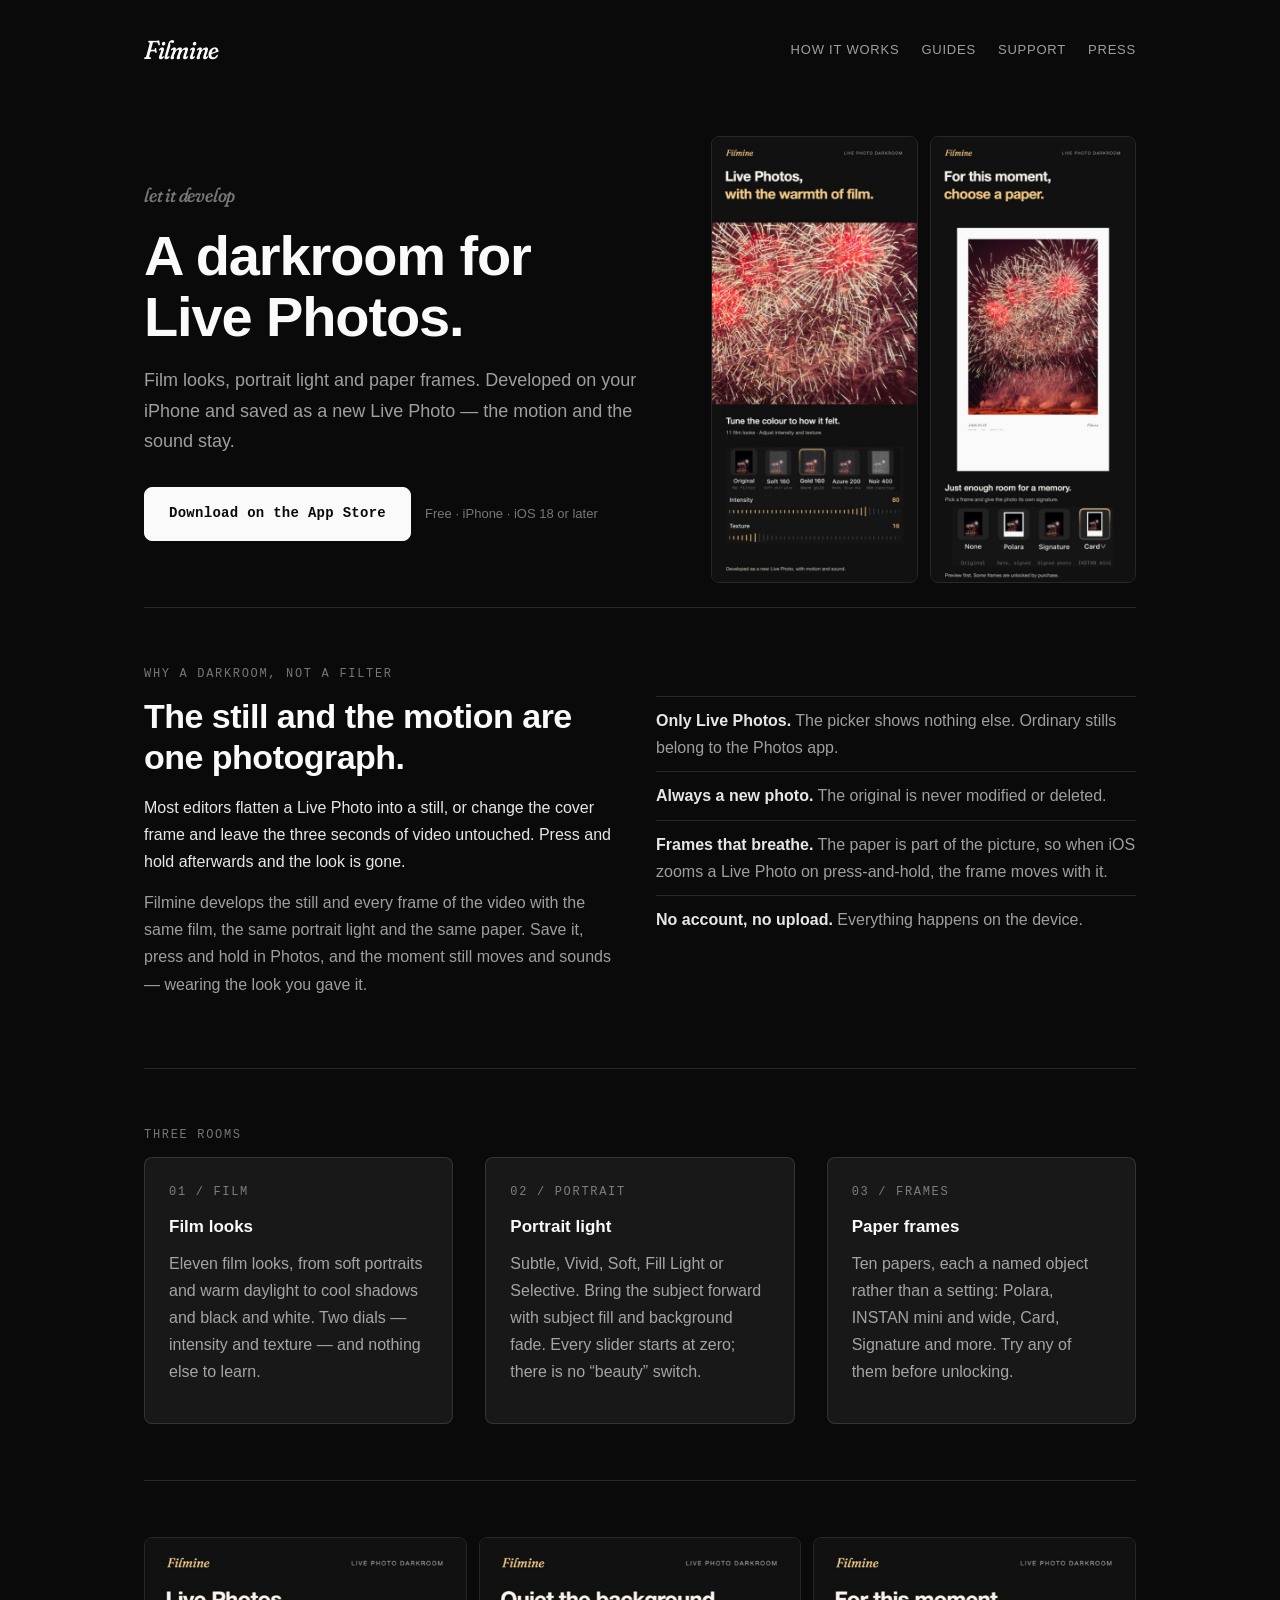
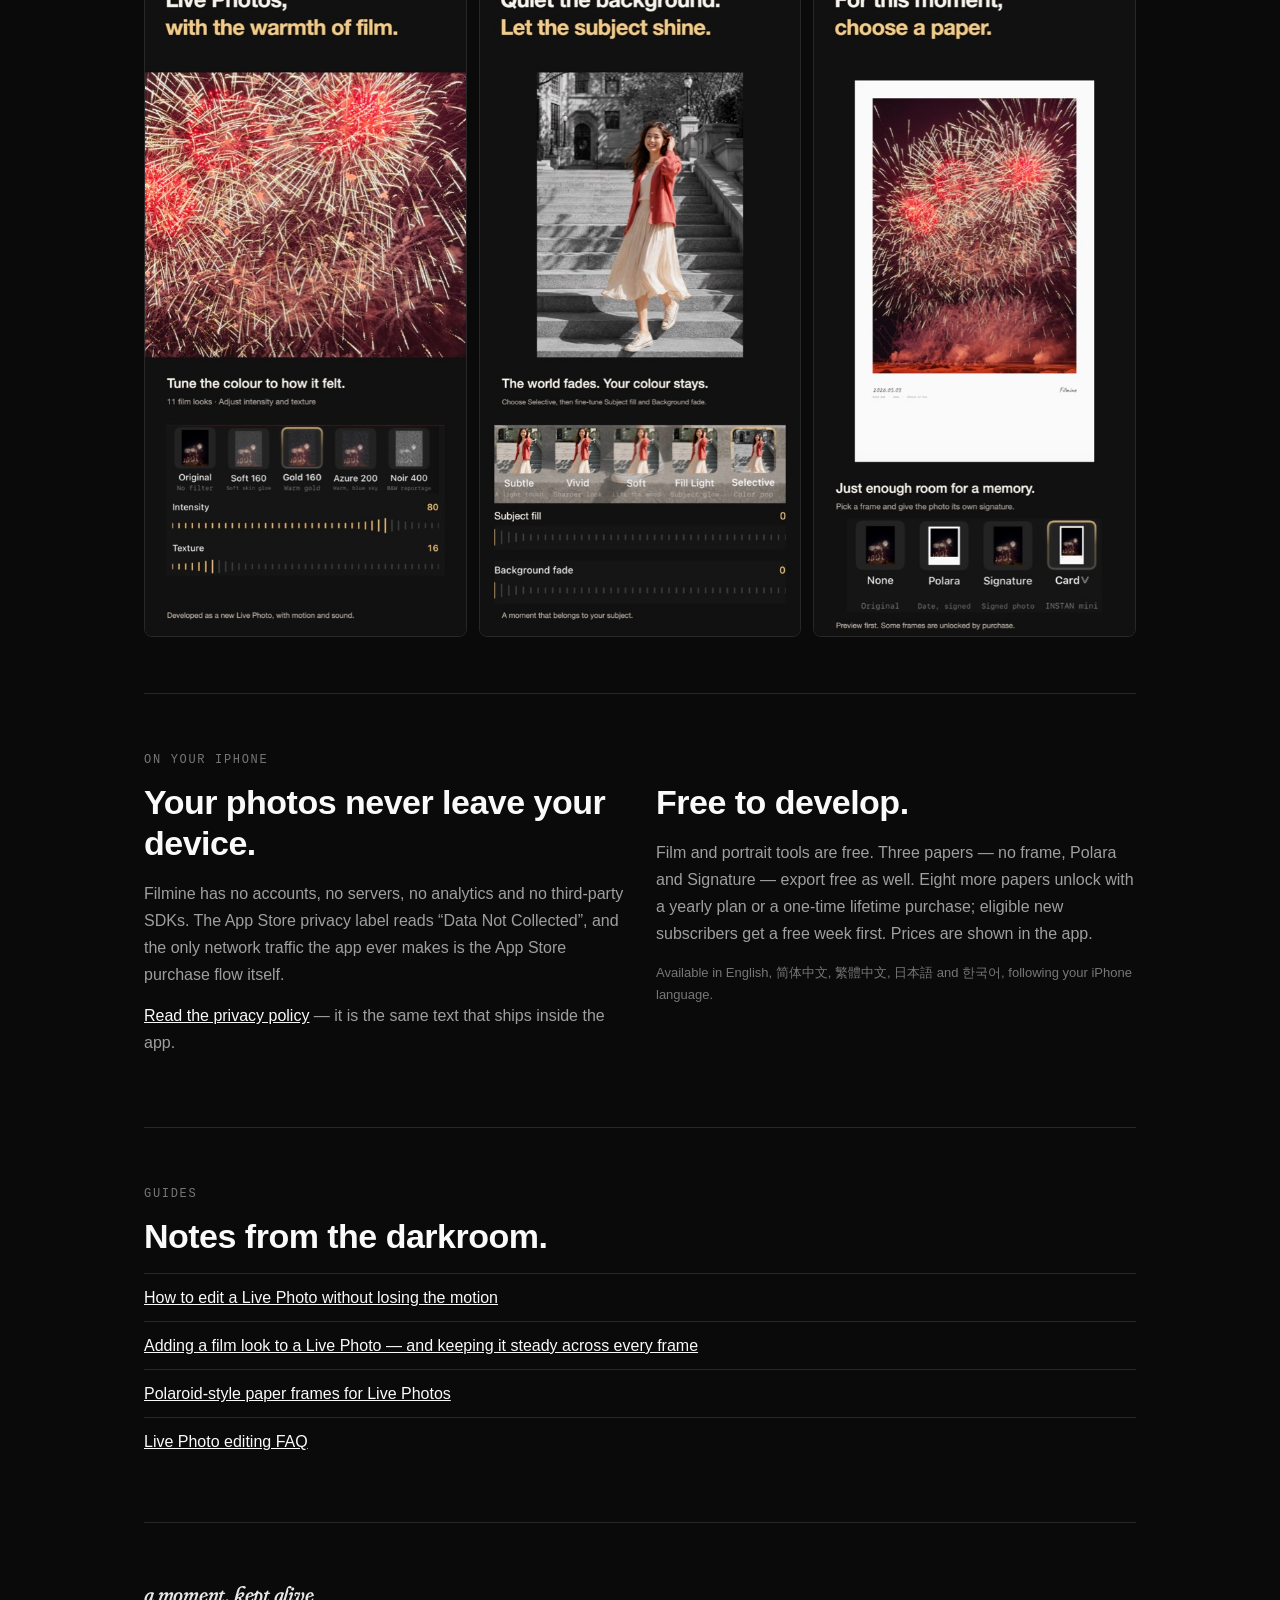
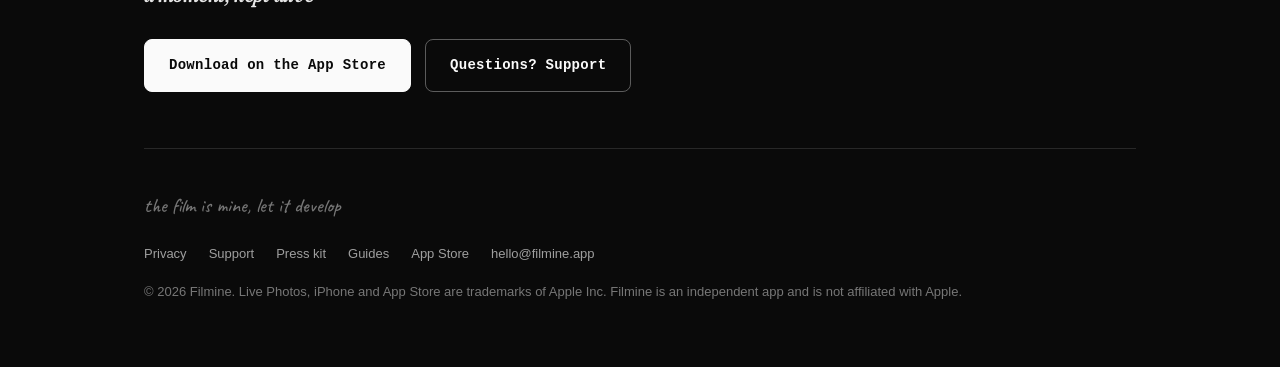
<file: index.html>
<!doctype html>
<html lang="en">
<head>
<meta charset="utf-8">
<meta name="viewport" content="width=device-width, initial-scale=1">
<title>Filmine — Live Photo Darkroom for iPhone</title>
<meta name="description" content="Filmine is a digital darkroom for Live Photos. Film looks, portrait light and paper frames, developed on your iPhone and saved as a new Live Photo — motion and sound stay.">
<link rel="canonical" href="https://filmine.app/">
<meta name="apple-itunes-app" content="app-id=6808844703">
<link rel="icon" type="image/png" sizes="32x32" href="assets/favicon-32.png">
<link rel="apple-touch-icon" href="assets/apple-touch-icon.png">
<meta property="og:type" content="website">
<meta property="og:site_name" content="Filmine">
<meta property="og:title" content="Filmine — Live Photo Darkroom">
<meta property="og:description" content="Film looks, portrait light and paper frames for Live Photos. Developed on your iPhone. Motion and sound stay.">
<meta property="og:url" content="https://filmine.app/">
<meta property="og:image" content="https://filmine.app/assets/og.png">
<meta property="og:image:width" content="1200">
<meta property="og:image:height" content="630">
<meta name="twitter:card" content="summary_large_image">
<meta name="twitter:title" content="Filmine — Live Photo Darkroom">
<meta name="twitter:description" content="Film looks, portrait light and paper frames for Live Photos. Developed on your iPhone. Motion and sound stay.">
<meta name="twitter:image" content="https://filmine.app/assets/og.png">
<link rel="stylesheet" href="assets/site.css">
<script type="application/ld+json">
{
  "@context": "https://schema.org",
  "@type": "SoftwareApplication",
  "name": "Filmine — Live Photo Darkroom",
  "alternateName": "Filmine",
  "operatingSystem": "iOS 18.0 or later",
  "applicationCategory": "PhotographyApplication",
  "description": "A digital darkroom for Live Photos. Film looks, portrait light and paper frames, developed on your iPhone and saved as a new Live Photo with motion and sound.",
  "url": "https://filmine.app/",
  "installUrl": "https://apps.apple.com/app/id6808844703",
  "downloadUrl": "https://apps.apple.com/app/id6808844703",
  "image": "https://filmine.app/assets/filmine-icon-1024.png",
  "screenshot": [
    "https://filmine.app/assets/shot-01-home.jpg",
    "https://filmine.app/assets/shot-02-film.jpg",
    "https://filmine.app/assets/shot-04-frame.jpg"
  ],
  "offers": {"@type": "Offer", "price": "0", "priceCurrency": "USD", "category": "free"},
  "inLanguage": ["en", "zh-Hans", "zh-Hant", "ja", "ko"],
  "author": {"@type": "Organization", "name": "Filmine", "url": "https://filmine.app/", "email": "hello@filmine.app"}
}
</script>
</head>
<body>
<div class="wrap">
  <header class="top">
    <a class="wordmark" href="./">Filmine</a>
    <nav>
      <a href="#how">How it works</a>
      <a href="guides/">Guides</a>
      <a href="support.html">Support</a>
      <a href="press.html">Press</a>
    </nav>
  </header>

  <section class="hero" style="border-top:0">
    <div>
      <p class="tagline wordmark">let it develop</p>
      <h1>A darkroom for<br>Live Photos.</h1>
      <p class="lede">Film looks, portrait light and paper frames. Developed on your iPhone and saved as a new Live Photo — the motion and the sound stay.</p>
      <div class="cta">
        <a class="btn primary" href="https://apps.apple.com/app/id6808844703">Download on the App Store</a>
        <span class="meta">Free · iPhone · iOS 18 or later</span>
      </div>
    </div>
    <div class="shots">
      <img src="assets/shot-01-home.jpg" alt="Filmine home screen with the developing Polara paper" width="1320" height="2868">
      <img src="assets/shot-02-film.jpg" alt="Fireworks Live Photo with the Gold 160 film look, intensity and texture sliders" width="1320" height="2868" loading="eager">
      <img src="assets/shot-04-frame.jpg" alt="The same fireworks on a Card paper frame with date and signature" width="1320" height="2868" loading="eager">
    </div>
  </section>

  <section id="how">
    <p class="kicker">Why a darkroom, not a filter</p>
    <div class="grid2">
      <div>
        <h2>The still and the motion are one photograph.</h2>
        <p class="strong">Most editors flatten a Live Photo into a still, or change the cover frame and leave the three seconds of video untouched. Press and hold afterwards and the look is gone.</p>
        <p>Filmine develops the still and every frame of the video with the same film, the same portrait light and the same paper. Save it, press and hold in Photos, and the moment still moves and sounds — wearing the look you gave it.</p>
      </div>
      <ul class="plain">
        <li><strong>Only Live Photos.</strong> The picker shows nothing else. Ordinary stills belong to the Photos app.</li>
        <li><strong>Always a new photo.</strong> The original is never modified or deleted.</li>
        <li><strong>Frames that breathe.</strong> The paper is part of the picture, so when iOS zooms a Live Photo on press-and-hold, the frame moves with it.</li>
        <li><strong>No account, no upload.</strong> Everything happens on the device.</li>
      </ul>
    </div>
  </section>

  <section>
    <p class="kicker">Three rooms</p>
    <div class="grid3">
      <div class="card">
        <div class="n">01 / FILM</div>
        <h3>Film looks</h3>
        <p>Eleven film looks, from soft portraits and warm daylight to cool shadows and black and white. Two dials — intensity and texture — and nothing else to learn.</p>
      </div>
      <div class="card">
        <div class="n">02 / PORTRAIT</div>
        <h3>Portrait light</h3>
        <p>Subtle, Vivid, Soft, Fill Light or Selective. Bring the subject forward with subject fill and background fade. Every slider starts at zero; there is no “beauty” switch.</p>
      </div>
      <div class="card">
        <div class="n">03 / FRAMES</div>
        <h3>Paper frames</h3>
        <p>Ten papers, each a named object rather than a setting: Polara, INSTAN mini and wide, Card, Signature and more. Try any of them before unlocking.</p>
      </div>
    </div>
  </section>

  <section>
    <div class="shots">
      <img src="assets/shot-02-film.jpg" alt="Film room: eleven film looks with intensity and texture" width="1320" height="2868" loading="lazy">
      <img src="assets/shot-03-portrait.jpg" alt="Portrait room: five presets, subject fill and background fade" width="1320" height="2868" loading="lazy">
      <img src="assets/shot-04-frame.jpg" alt="Frames room: paper frames with date and signature" width="1320" height="2868" loading="lazy">
    </div>
  </section>

  <section>
    <p class="kicker">On your iPhone</p>
    <div class="grid2">
      <div>
        <h2>Your photos never leave your device.</h2>
        <p>Filmine has no accounts, no servers, no analytics and no third-party SDKs. The App Store privacy label reads “Data Not Collected”, and the only network traffic the app ever makes is the App Store purchase flow itself.</p>
        <p><a href="privacy.html">Read the privacy policy</a> — it is the same text that ships inside the app.</p>
      </div>
      <div>
        <h2>Free to develop.</h2>
        <p>Film and portrait tools are free. Three papers — no frame, Polara and Signature — export free as well. Eight more papers unlock with a yearly plan or a one-time lifetime purchase; eligible new subscribers get a free week first. Prices are shown in the app.</p>
        <p class="meta">Available in English, 简体中文, 繁體中文, 日本語 and 한국어, following your iPhone language.</p>
      </div>
    </div>
  </section>

  <section>
    <p class="kicker">Guides</p>
    <h2>Notes from the darkroom.</h2>
    <ul class="plain">
      <li><a href="guides/edit-live-photo-keep-motion.html">How to edit a Live Photo without losing the motion</a></li>
      <li><a href="guides/film-look-live-photo.html">Adding a film look to a Live Photo — and keeping it steady across every frame</a></li>
      <li><a href="guides/live-photo-frames-polaroid-style.html">Polaroid-style paper frames for Live Photos</a></li>
      <li><a href="guides/live-photo-faq.html">Live Photo editing FAQ</a></li>
    </ul>
  </section>

  <section>
    <p class="quote wordmark">a moment, kept alive</p>
    <div class="cta" style="margin-top:28px;display:flex;gap:14px;align-items:center;flex-wrap:wrap">
      <a class="btn primary" href="https://apps.apple.com/app/id6808844703">Download on the App Store</a>
      <a class="btn" href="support.html">Questions? Support</a>
    </div>
  </section>

  <footer>
    <div class="sig">the film is mine, let it develop</div>
    <div class="row">
      <a href="privacy.html">Privacy</a>
      <a href="support.html">Support</a>
      <a href="press.html">Press kit</a>
      <a href="guides/">Guides</a>
      <a href="https://apps.apple.com/app/id6808844703">App Store</a>
      <a href="mailto:hello@filmine.app">hello@filmine.app</a>
    </div>
    <div>© 2026 Filmine. Live Photos, iPhone and App Store are trademarks of Apple Inc. Filmine is an independent app and is not affiliated with Apple.</div>
  </footer>
</div>
</body>
</html>
</file>
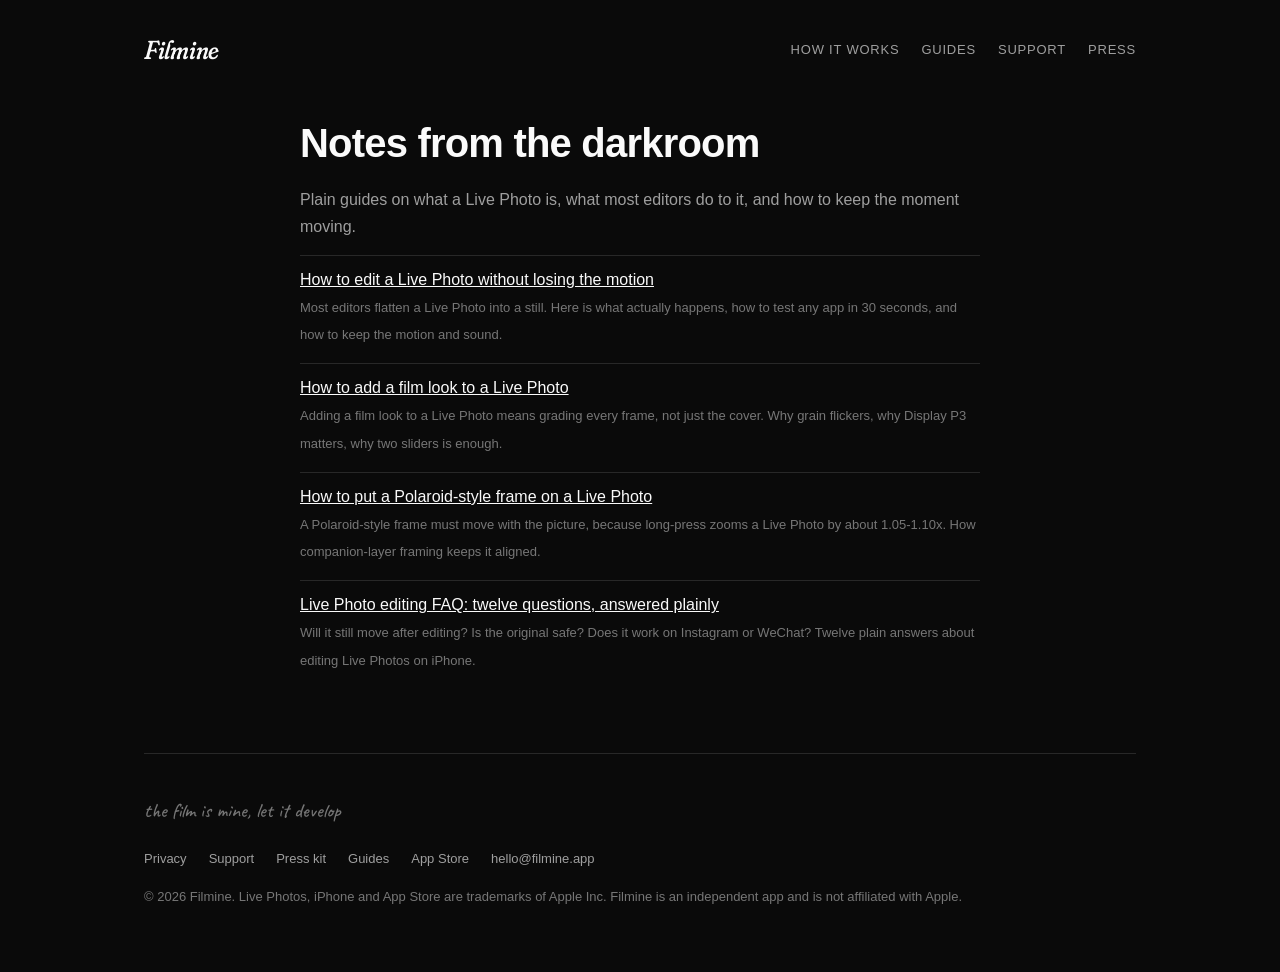
<file: guides/index.html>
<!doctype html>
<html lang="en">
<head>
<meta charset="utf-8">
<meta name="viewport" content="width=device-width, initial-scale=1">
<title>Filmine guides — editing Live Photos</title>
<meta name="description" content="Short, plain guides on editing Live Photos on iPhone: keeping the motion, film looks, paper frames and a twelve-question FAQ.">
<link rel="canonical" href="https://filmine.app/guides/">
<meta name="apple-itunes-app" content="app-id=6808844703">
<link rel="icon" type="image/png" sizes="32x32" href="../assets/favicon-32.png">
<link rel="apple-touch-icon" href="../assets/apple-touch-icon.png">
<meta property="og:type" content="article">
<meta property="og:site_name" content="Filmine">
<meta property="og:title" content="Filmine guides — editing Live Photos">
<meta property="og:description" content="Short, plain guides on editing Live Photos on iPhone: keeping the motion, film looks, paper frames and a twelve-question FAQ.">
<meta property="og:url" content="https://filmine.app/guides/">
<meta property="og:image" content="https://filmine.app/assets/og.png">
<meta name="twitter:card" content="summary_large_image">
<link rel="stylesheet" href="../assets/site.css">
</head>
<body>
<div class="wrap">
  <header class="top">
    <a class="wordmark" href="../">Filmine</a>
    <nav>
      <a href="../#how">How it works</a>
      <a href="./">Guides</a>
      <a href="../support.html">Support</a>
      <a href="../press.html">Press</a>
    </nav>
  </header>
  <article>
  <h1>Notes from the darkroom</h1>
  <p>Plain guides on what a Live Photo is, what most editors do to it, and how to keep the moment moving.</p>
  <ul class="plain">
      <li><a href="edit-live-photo-keep-motion.html">How to edit a Live Photo without losing the motion</a><br><span class="meta">Most editors flatten a Live Photo into a still. Here is what actually happens, how to test any app in 30 seconds, and how to keep the motion and sound.</span></li>
      <li><a href="film-look-live-photo.html">How to add a film look to a Live Photo</a><br><span class="meta">Adding a film look to a Live Photo means grading every frame, not just the cover. Why grain flickers, why Display P3 matters, why two sliders is enough.</span></li>
      <li><a href="live-photo-frames-polaroid-style.html">How to put a Polaroid-style frame on a Live Photo</a><br><span class="meta">A Polaroid-style frame must move with the picture, because long-press zooms a Live Photo by about 1.05-1.10x. How companion-layer framing keeps it aligned.</span></li>
      <li><a href="live-photo-faq.html">Live Photo editing FAQ: twelve questions, answered plainly</a><br><span class="meta">Will it still move after editing? Is the original safe? Does it work on Instagram or WeChat? Twelve plain answers about editing Live Photos on iPhone.</span></li>
  </ul>
    </article>
  <footer>
    <div class="sig">the film is mine, let it develop</div>
    <div class="row">
      <a href="../privacy.html">Privacy</a>
      <a href="../support.html">Support</a>
      <a href="../press.html">Press kit</a>
      <a href="./">Guides</a>
      <a href="https://apps.apple.com/app/id6808844703">App Store</a>
      <a href="mailto:hello@filmine.app">hello@filmine.app</a>
    </div>
    <div>© 2026 Filmine. Live Photos, iPhone and App Store are trademarks of Apple Inc. Filmine is an independent app and is not affiliated with Apple.</div>
  </footer>
</div>
</body>
</html>
</file>
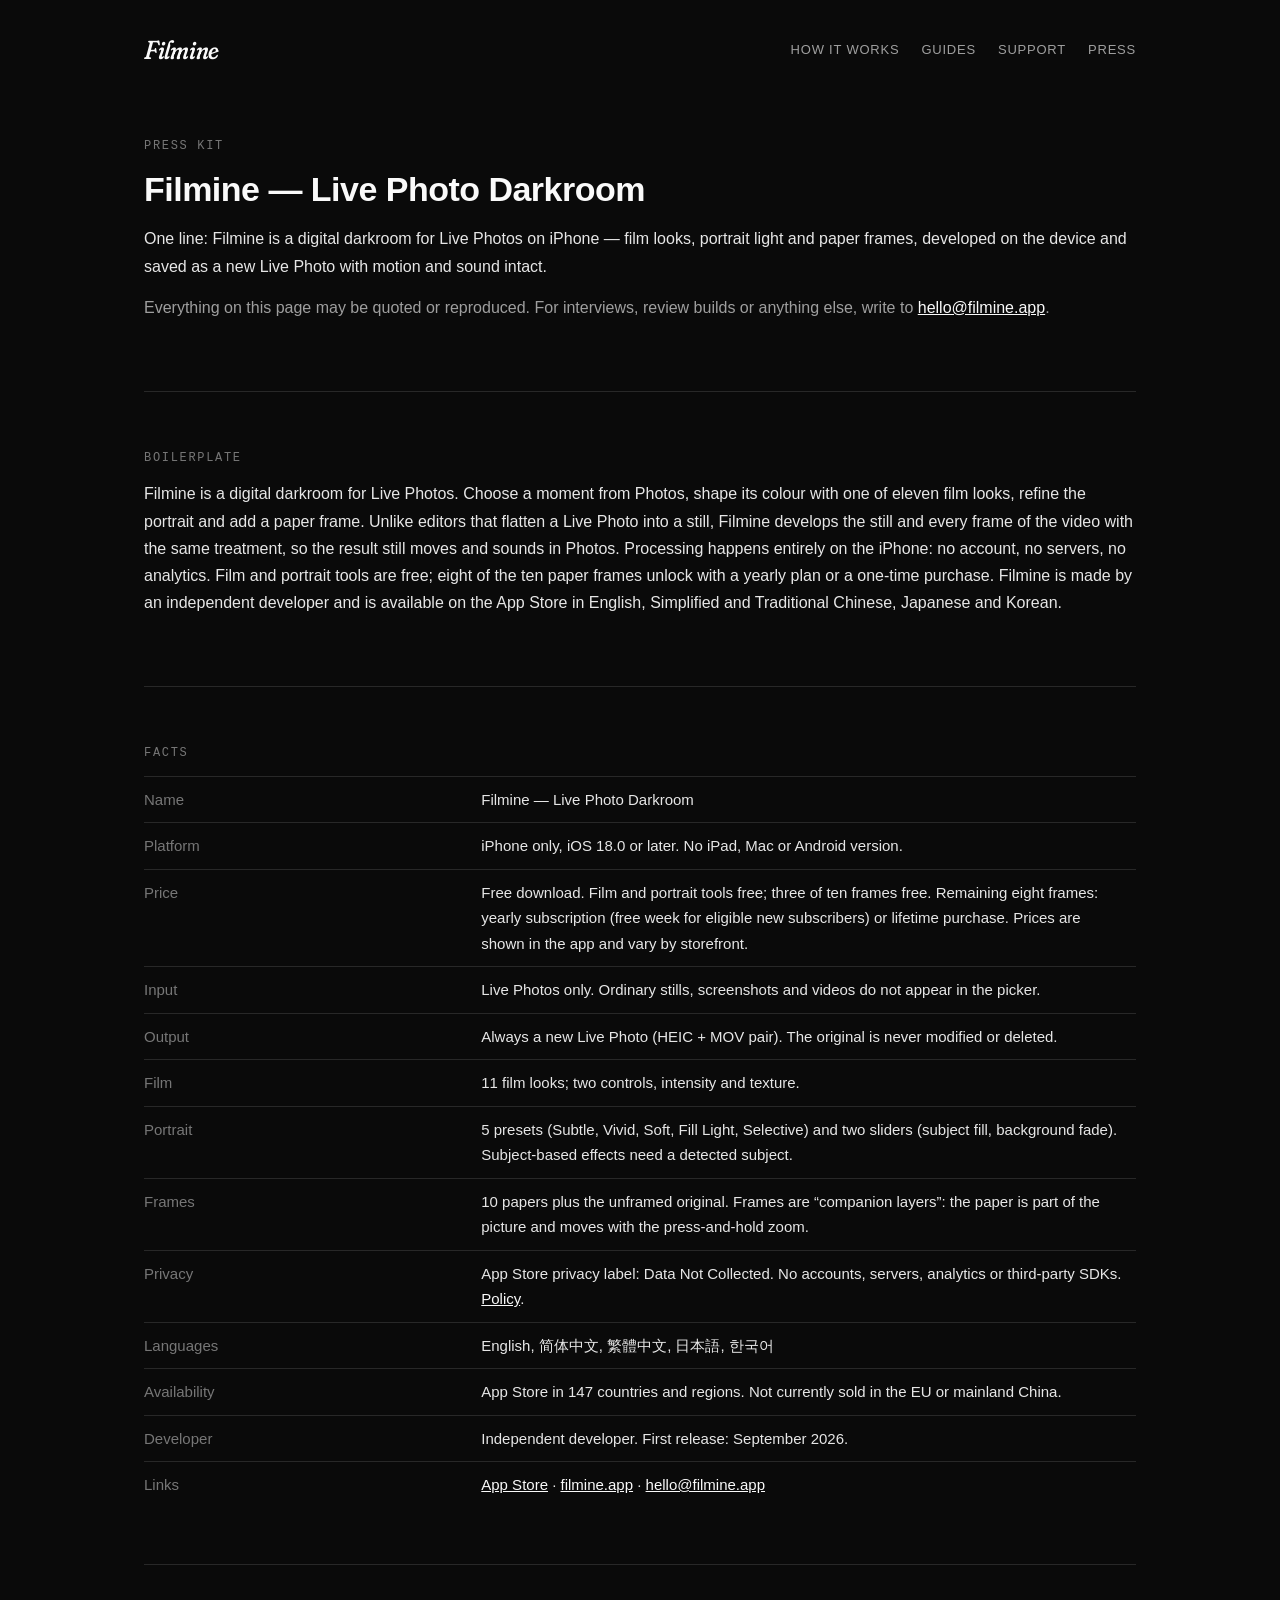
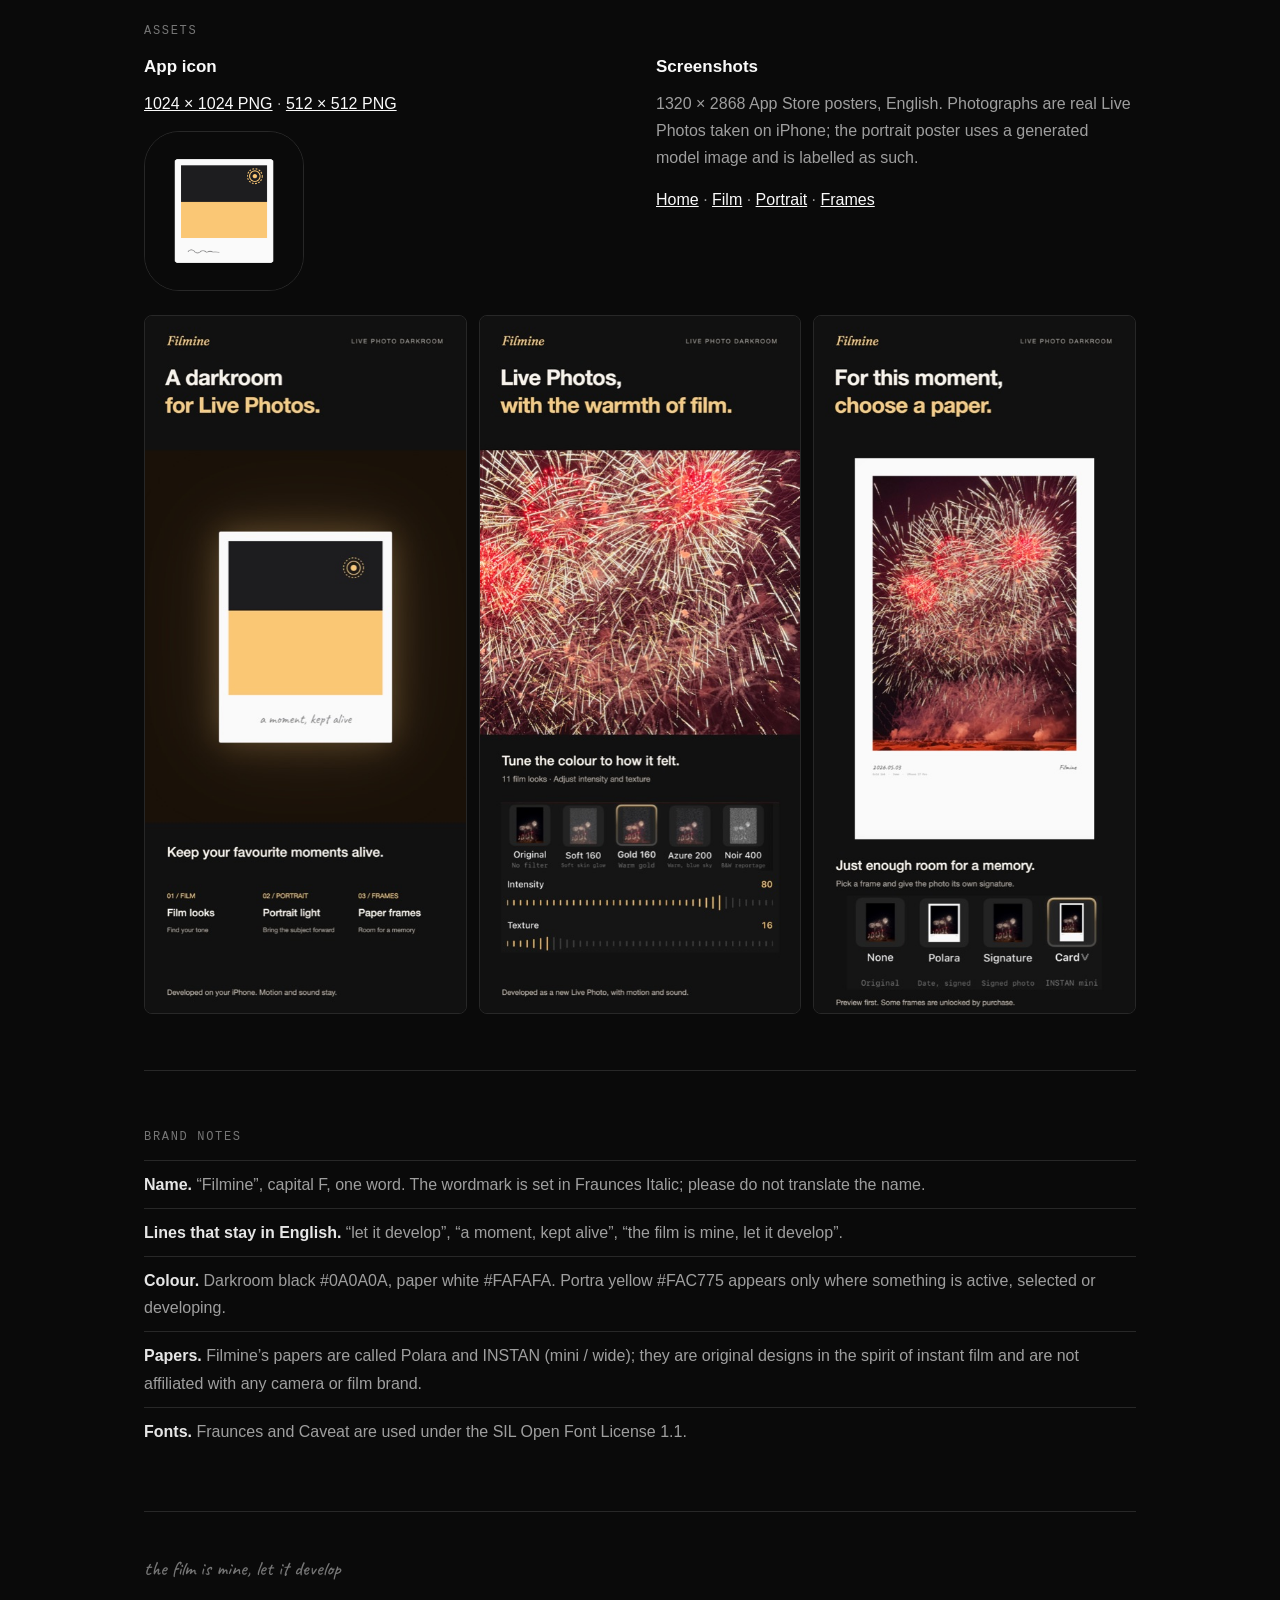
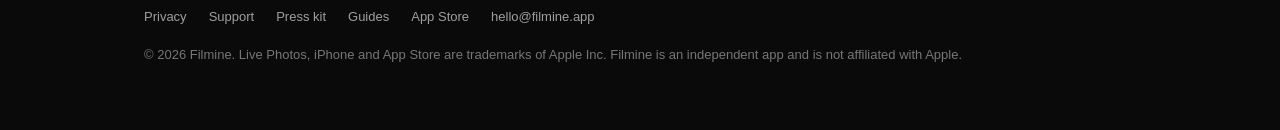
<file: press.html>
<!doctype html>
<html lang="en">
<head>
<meta charset="utf-8">
<meta name="viewport" content="width=device-width, initial-scale=1">
<title>Filmine press kit</title>
<meta name="description" content="Press kit for Filmine — Live Photo Darkroom: one-line description, boilerplate, facts, app icon and screenshots.">
<link rel="canonical" href="https://filmine.app/press.html">
<link rel="icon" type="image/png" sizes="32x32" href="assets/favicon-32.png">
<link rel="apple-touch-icon" href="assets/apple-touch-icon.png">
<meta property="og:type" content="website">
<meta property="og:title" content="Filmine press kit">
<meta property="og:description" content="Facts, boilerplate, icon and screenshots for Filmine — Live Photo Darkroom.">
<meta property="og:url" content="https://filmine.app/press.html">
<meta property="og:image" content="https://filmine.app/assets/og.png">
<meta name="twitter:card" content="summary_large_image">
<link rel="stylesheet" href="assets/site.css">
</head>
<body>
<div class="wrap">
  <header class="top">
    <a class="wordmark" href="./">Filmine</a>
    <nav>
      <a href="./#how">How it works</a>
      <a href="guides/">Guides</a>
      <a href="support.html">Support</a>
      <a href="press.html">Press</a>
    </nav>
  </header>

  <section style="border-top:0">
    <p class="kicker">Press kit</p>
    <h2>Filmine — Live Photo Darkroom</h2>
    <p class="strong">One line: Filmine is a digital darkroom for Live Photos on iPhone — film looks, portrait light and paper frames, developed on the device and saved as a new Live Photo with motion and sound intact.</p>
    <p>Everything on this page may be quoted or reproduced. For interviews, review builds or anything else, write to <a href="mailto:hello@filmine.app">hello@filmine.app</a>.</p>
  </section>

  <section>
    <p class="kicker">Boilerplate</p>
    <p class="strong">Filmine is a digital darkroom for Live Photos. Choose a moment from Photos, shape its colour with one of eleven film looks, refine the portrait and add a paper frame. Unlike editors that flatten a Live Photo into a still, Filmine develops the still and every frame of the video with the same treatment, so the result still moves and sounds in Photos. Processing happens entirely on the iPhone: no account, no servers, no analytics. Film and portrait tools are free; eight of the ten paper frames unlock with a yearly plan or a one-time purchase. Filmine is made by an independent developer and is available on the App Store in English, Simplified and Traditional Chinese, Japanese and Korean.</p>
  </section>

  <section>
    <p class="kicker">Facts</p>
    <table class="facts">
      <tr><th>Name</th><td>Filmine — Live Photo Darkroom</td></tr>
      <tr><th>Platform</th><td>iPhone only, iOS 18.0 or later. No iPad, Mac or Android version.</td></tr>
      <tr><th>Price</th><td>Free download. Film and portrait tools free; three of ten frames free. Remaining eight frames: yearly subscription (free week for eligible new subscribers) or lifetime purchase. Prices are shown in the app and vary by storefront.</td></tr>
      <tr><th>Input</th><td>Live Photos only. Ordinary stills, screenshots and videos do not appear in the picker.</td></tr>
      <tr><th>Output</th><td>Always a new Live Photo (HEIC + MOV pair). The original is never modified or deleted.</td></tr>
      <tr><th>Film</th><td>11 film looks; two controls, intensity and texture.</td></tr>
      <tr><th>Portrait</th><td>5 presets (Subtle, Vivid, Soft, Fill Light, Selective) and two sliders (subject fill, background fade). Subject-based effects need a detected subject.</td></tr>
      <tr><th>Frames</th><td>10 papers plus the unframed original. Frames are “companion layers”: the paper is part of the picture and moves with the press-and-hold zoom.</td></tr>
      <tr><th>Privacy</th><td>App Store privacy label: Data Not Collected. No accounts, servers, analytics or third-party SDKs. <a href="privacy.html">Policy</a>.</td></tr>
      <tr><th>Languages</th><td>English, 简体中文, 繁體中文, 日本語, 한국어</td></tr>
      <tr><th>Availability</th><td>App Store in 147 countries and regions. Not currently sold in the EU or mainland China.</td></tr>
      <tr><th>Developer</th><td>Independent developer. First release: September 2026.</td></tr>
      <tr><th>Links</th><td><a href="https://apps.apple.com/app/id6808844703">App Store</a> · <a href="https://filmine.app/">filmine.app</a> · <a href="mailto:hello@filmine.app">hello@filmine.app</a></td></tr>
    </table>
  </section>

  <section>
    <p class="kicker">Assets</p>
    <div class="grid2">
      <div>
        <h3>App icon</h3>
        <p><a href="assets/filmine-icon-1024.png">1024 × 1024 PNG</a> · <a href="assets/icon-512.png">512 × 512 PNG</a></p>
        <img src="assets/icon-512.png" alt="Filmine app icon: a half-developed Polara paper on darkroom black" width="512" height="512" style="width:160px;border-radius:22%;border:1px solid var(--p12)">
      </div>
      <div>
        <h3>Screenshots</h3>
        <p>1320 × 2868 App Store posters, English. Photographs are real Live Photos taken on iPhone; the portrait poster uses a generated model image and is labelled as such.</p>
        <p><a href="assets/shot-01-home.jpg">Home</a> · <a href="assets/shot-02-film.jpg">Film</a> · <a href="assets/shot-03-portrait.jpg">Portrait</a> · <a href="assets/shot-04-frame.jpg">Frames</a></p>
      </div>
    </div>
    <div class="shots" style="margin-top:24px">
      <img src="assets/shot-01-home.jpg" alt="Home" width="1320" height="2868" loading="lazy">
      <img src="assets/shot-02-film.jpg" alt="Film" width="1320" height="2868" loading="lazy">
      <img src="assets/shot-04-frame.jpg" alt="Frames" width="1320" height="2868" loading="lazy">
    </div>
  </section>

  <section>
    <p class="kicker">Brand notes</p>
    <ul class="plain">
      <li><strong>Name.</strong> “Filmine”, capital F, one word. The wordmark is set in Fraunces Italic; please do not translate the name.</li>
      <li><strong>Lines that stay in English.</strong> “let it develop”, “a moment, kept alive”, “the film is mine, let it develop”.</li>
      <li><strong>Colour.</strong> Darkroom black #0A0A0A, paper white #FAFAFA. Portra yellow #FAC775 appears only where something is active, selected or developing.</li>
      <li><strong>Papers.</strong> Filmine’s papers are called Polara and INSTAN (mini / wide); they are original designs in the spirit of instant film and are not affiliated with any camera or film brand.</li>
      <li><strong>Fonts.</strong> Fraunces and Caveat are used under the SIL Open Font License 1.1.</li>
    </ul>
  </section>

  <footer>
    <div class="sig">the film is mine, let it develop</div>
    <div class="row">
      <a href="privacy.html">Privacy</a>
      <a href="support.html">Support</a>
      <a href="press.html">Press kit</a>
      <a href="guides/">Guides</a>
      <a href="https://apps.apple.com/app/id6808844703">App Store</a>
      <a href="mailto:hello@filmine.app">hello@filmine.app</a>
    </div>
    <div>© 2026 Filmine. Live Photos, iPhone and App Store are trademarks of Apple Inc. Filmine is an independent app and is not affiliated with Apple.</div>
  </footer>
</div>
</body>
</html>
</file>
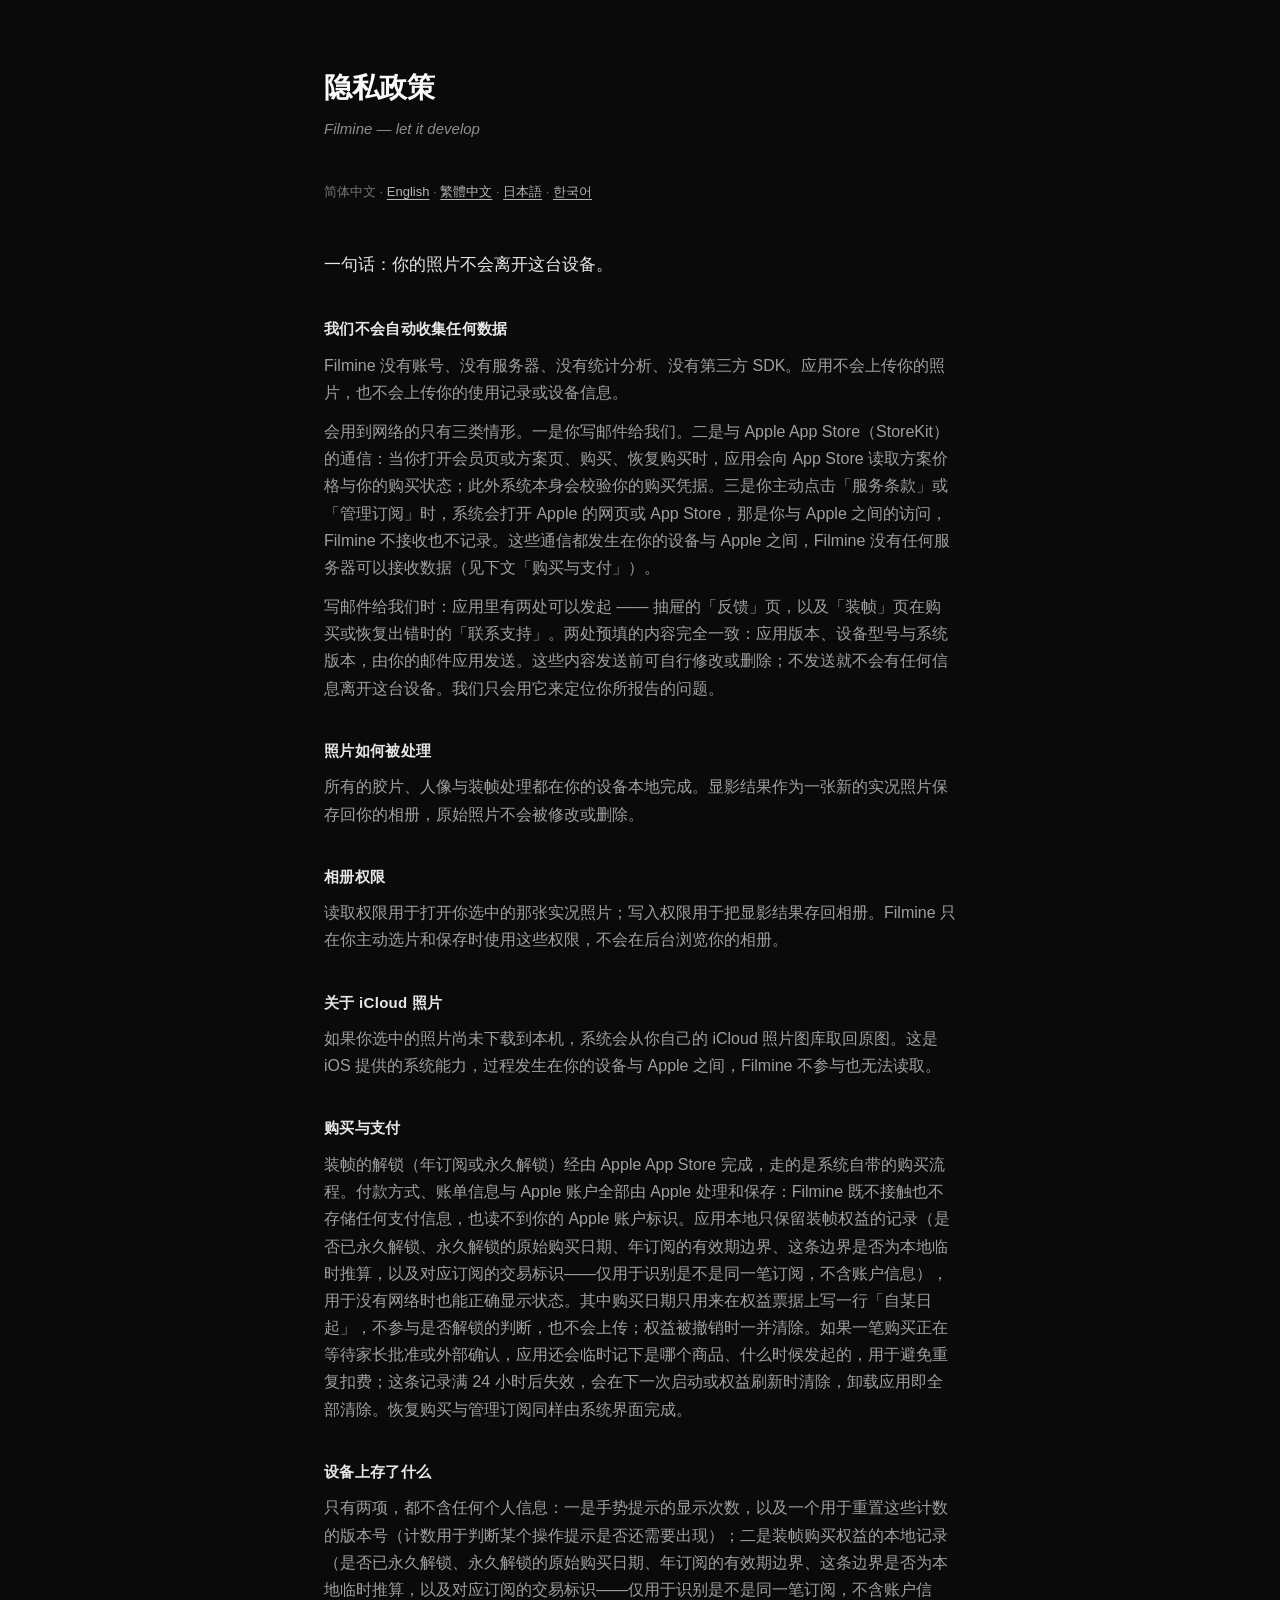
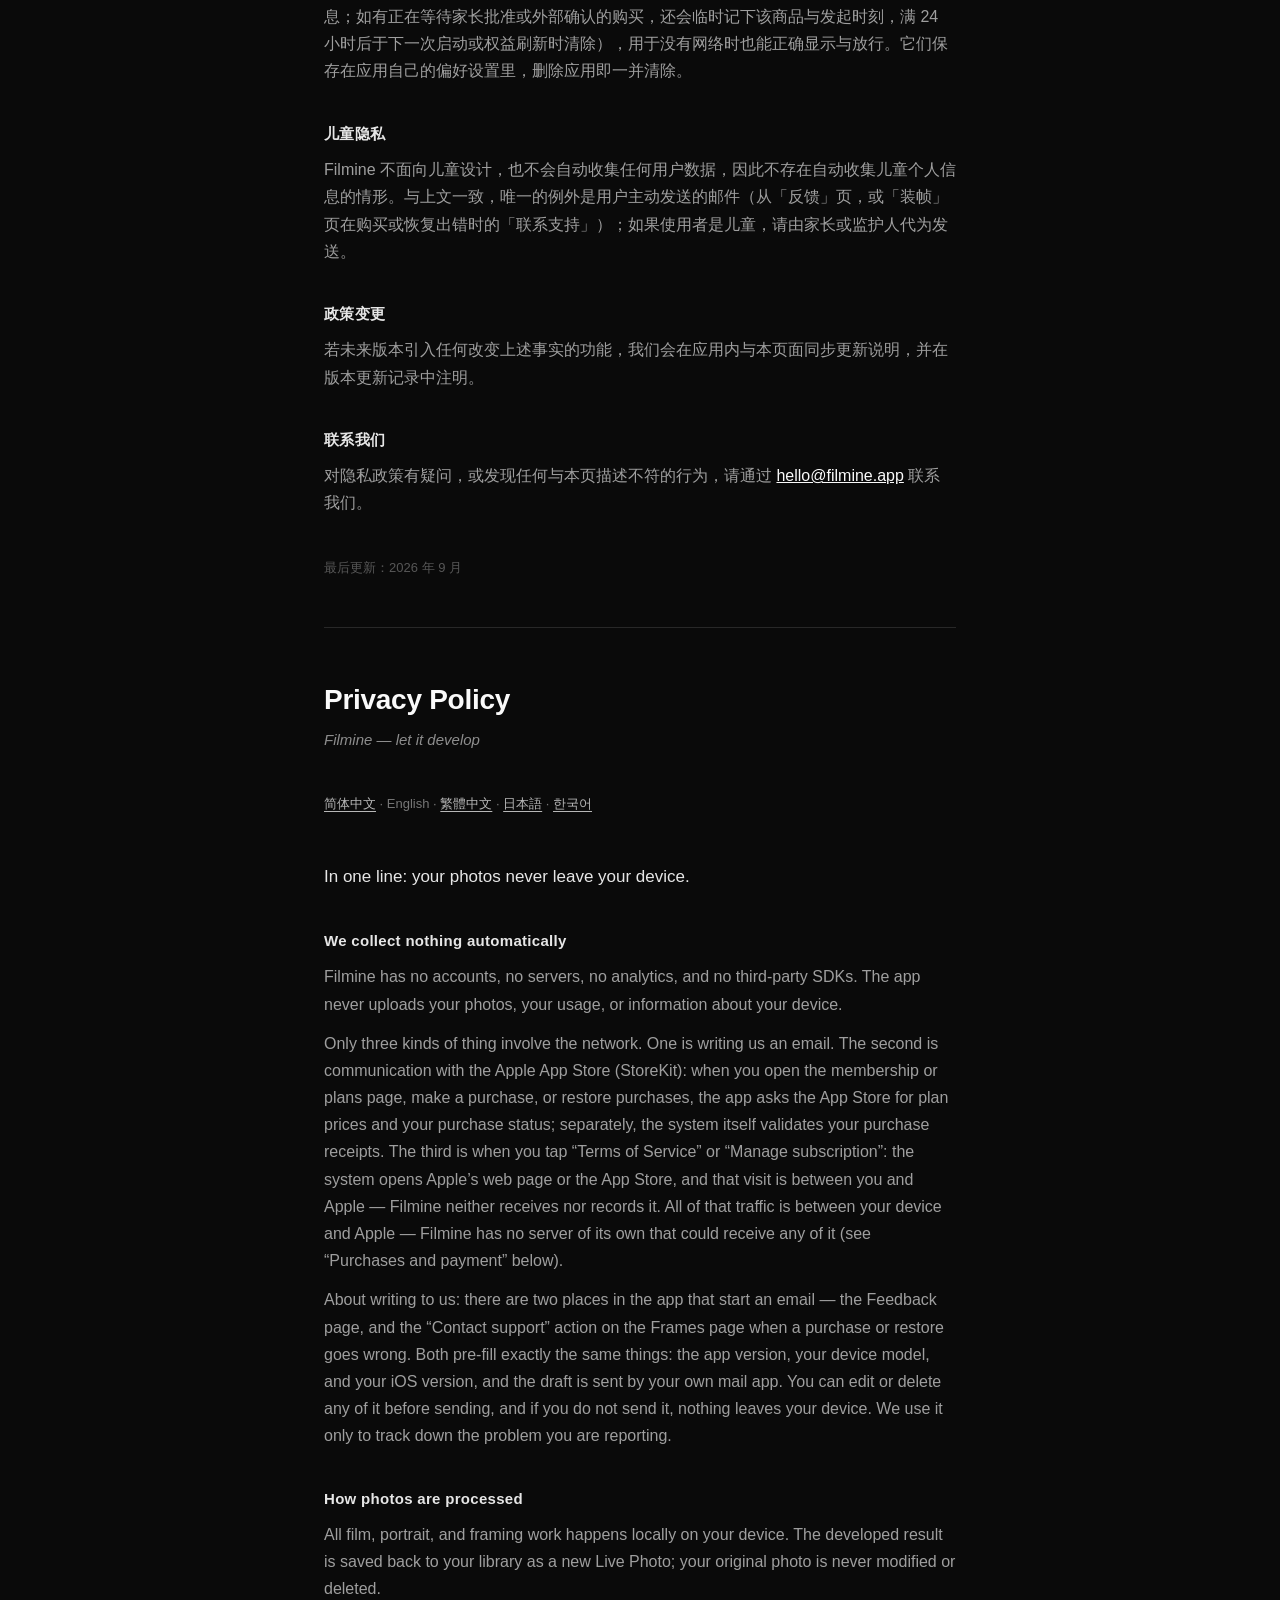
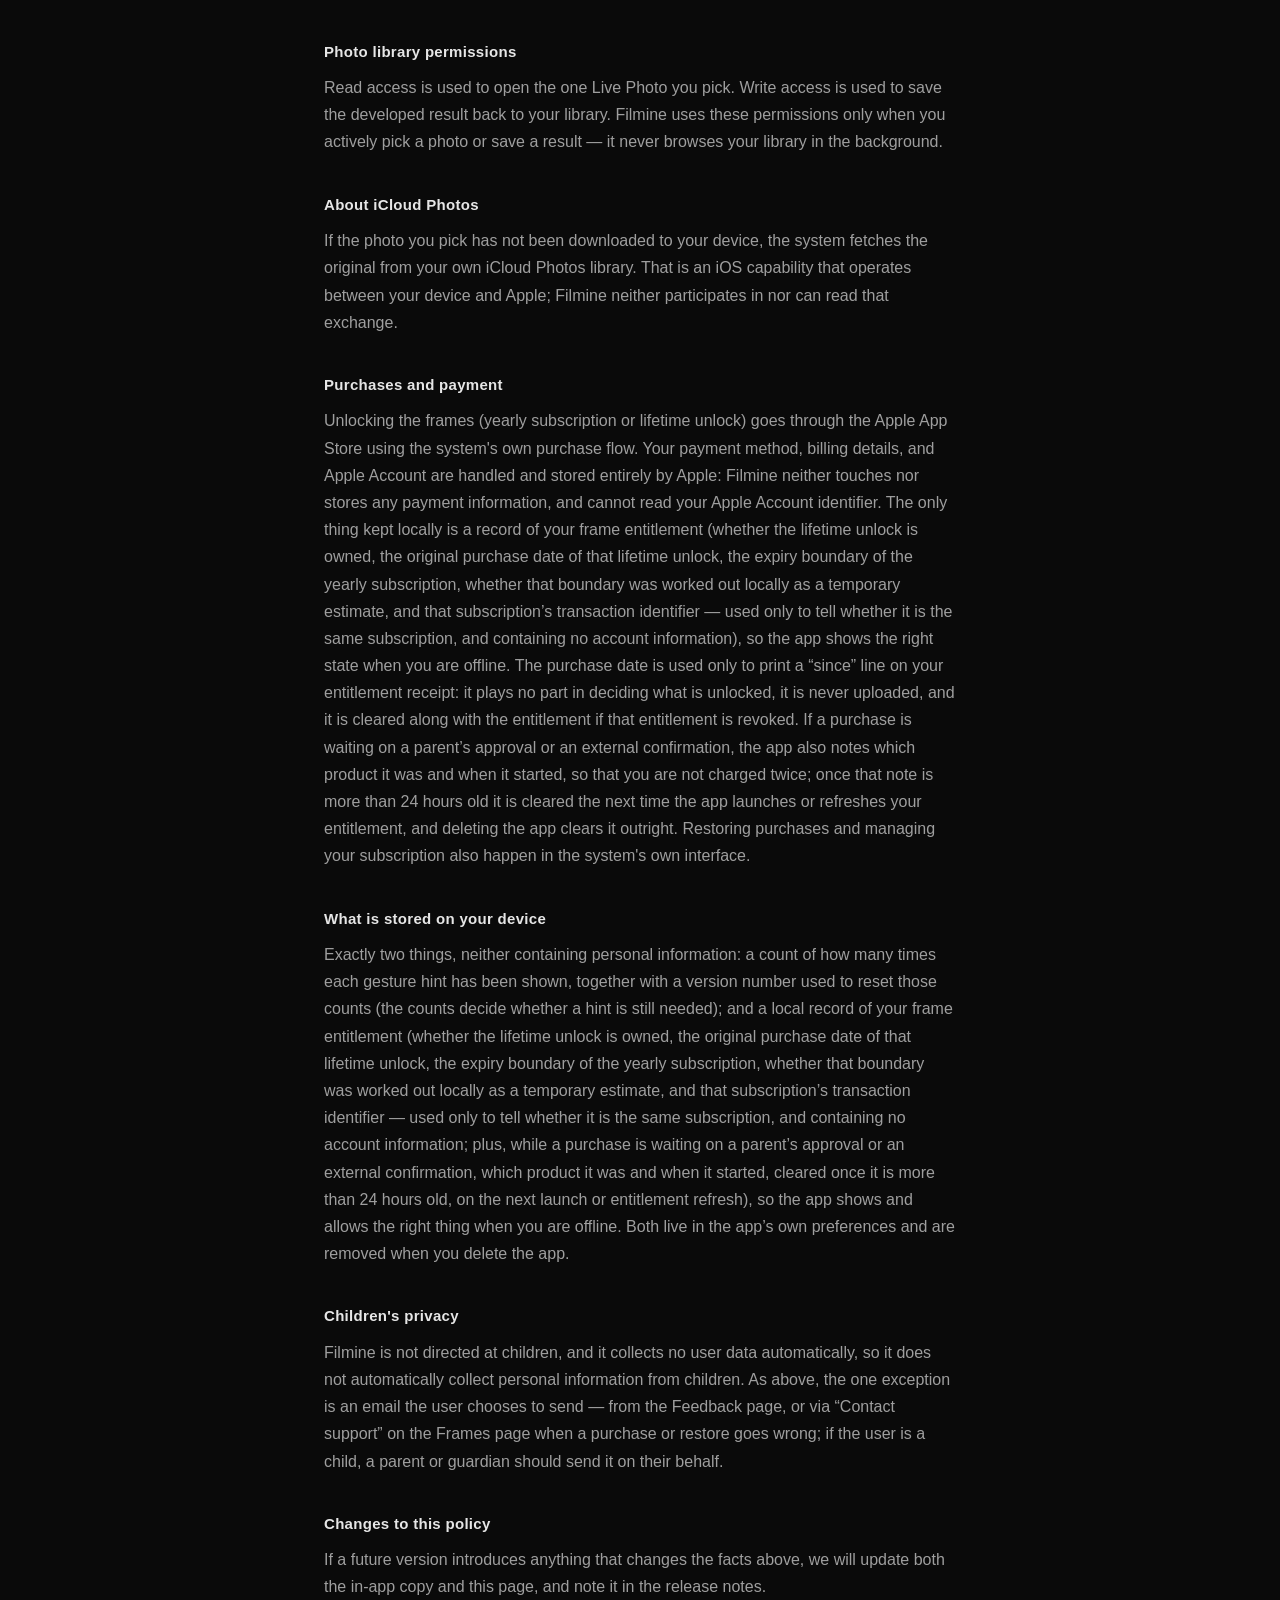
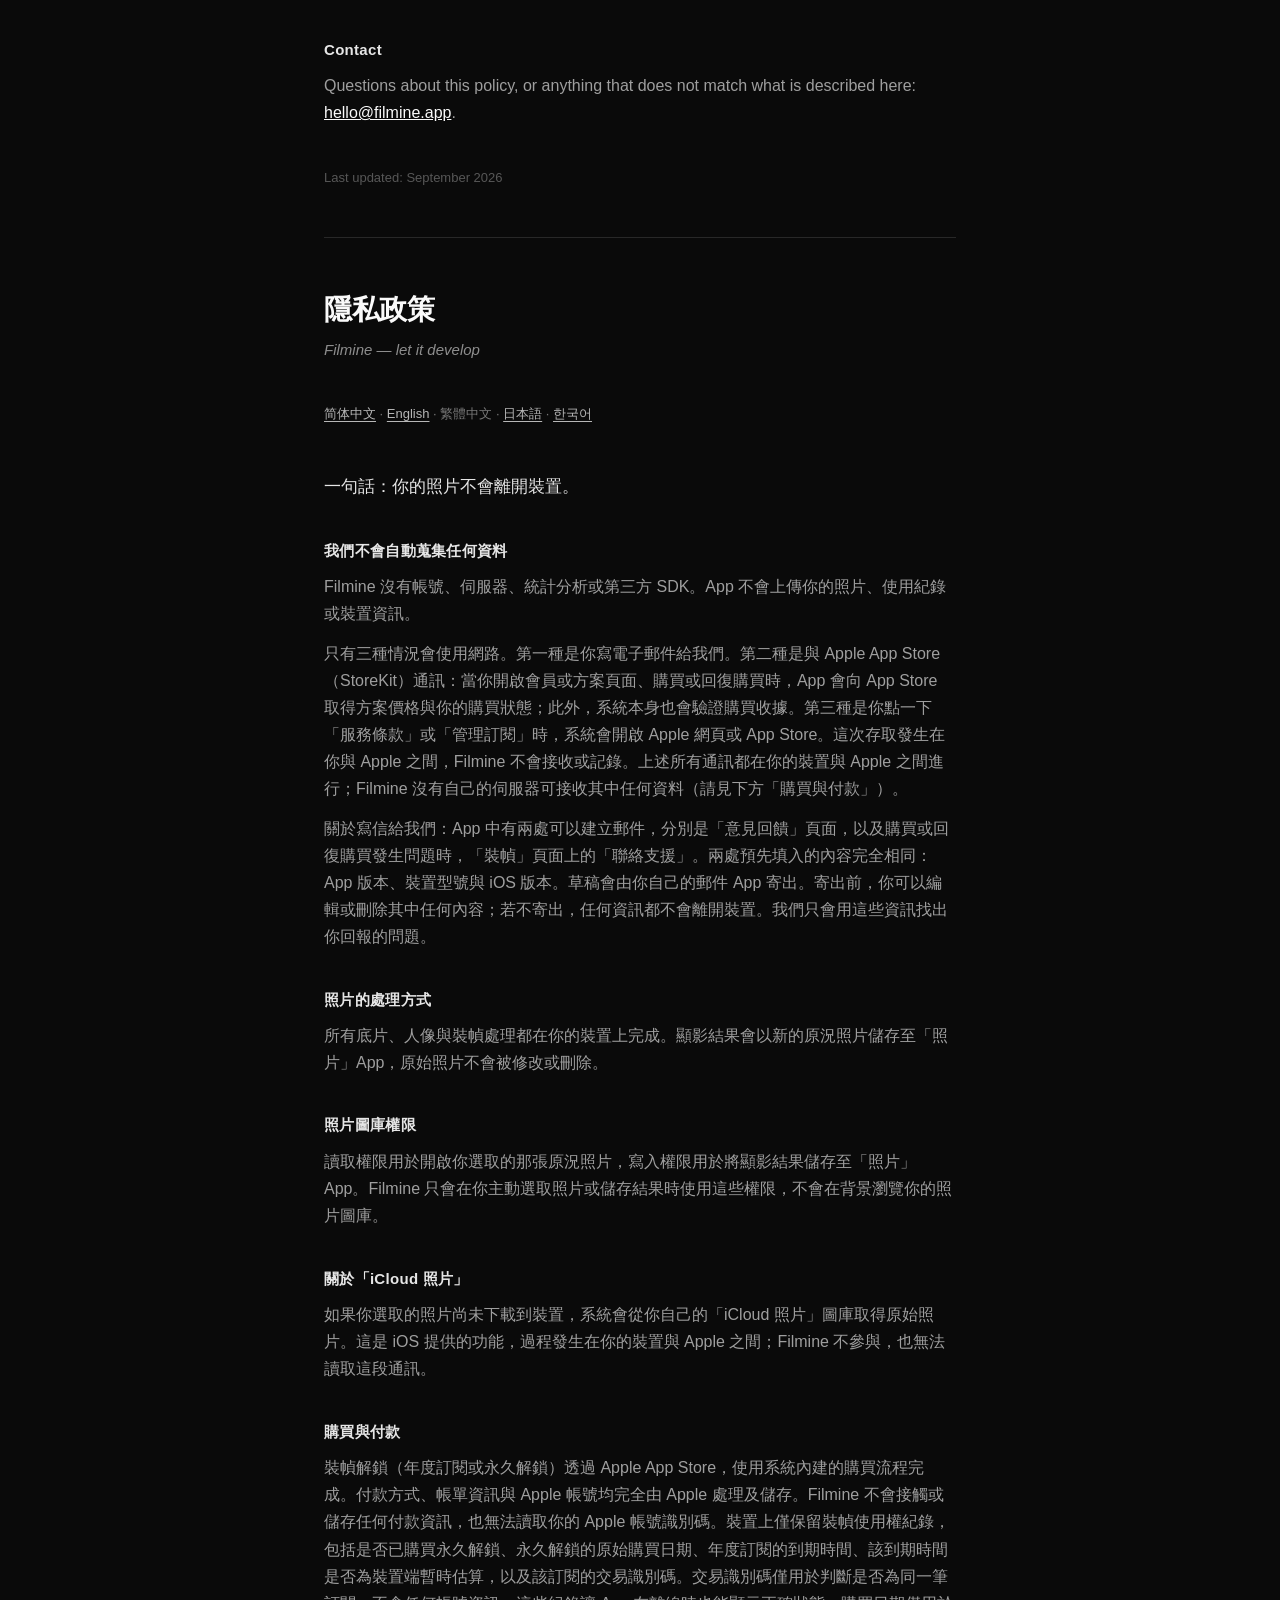
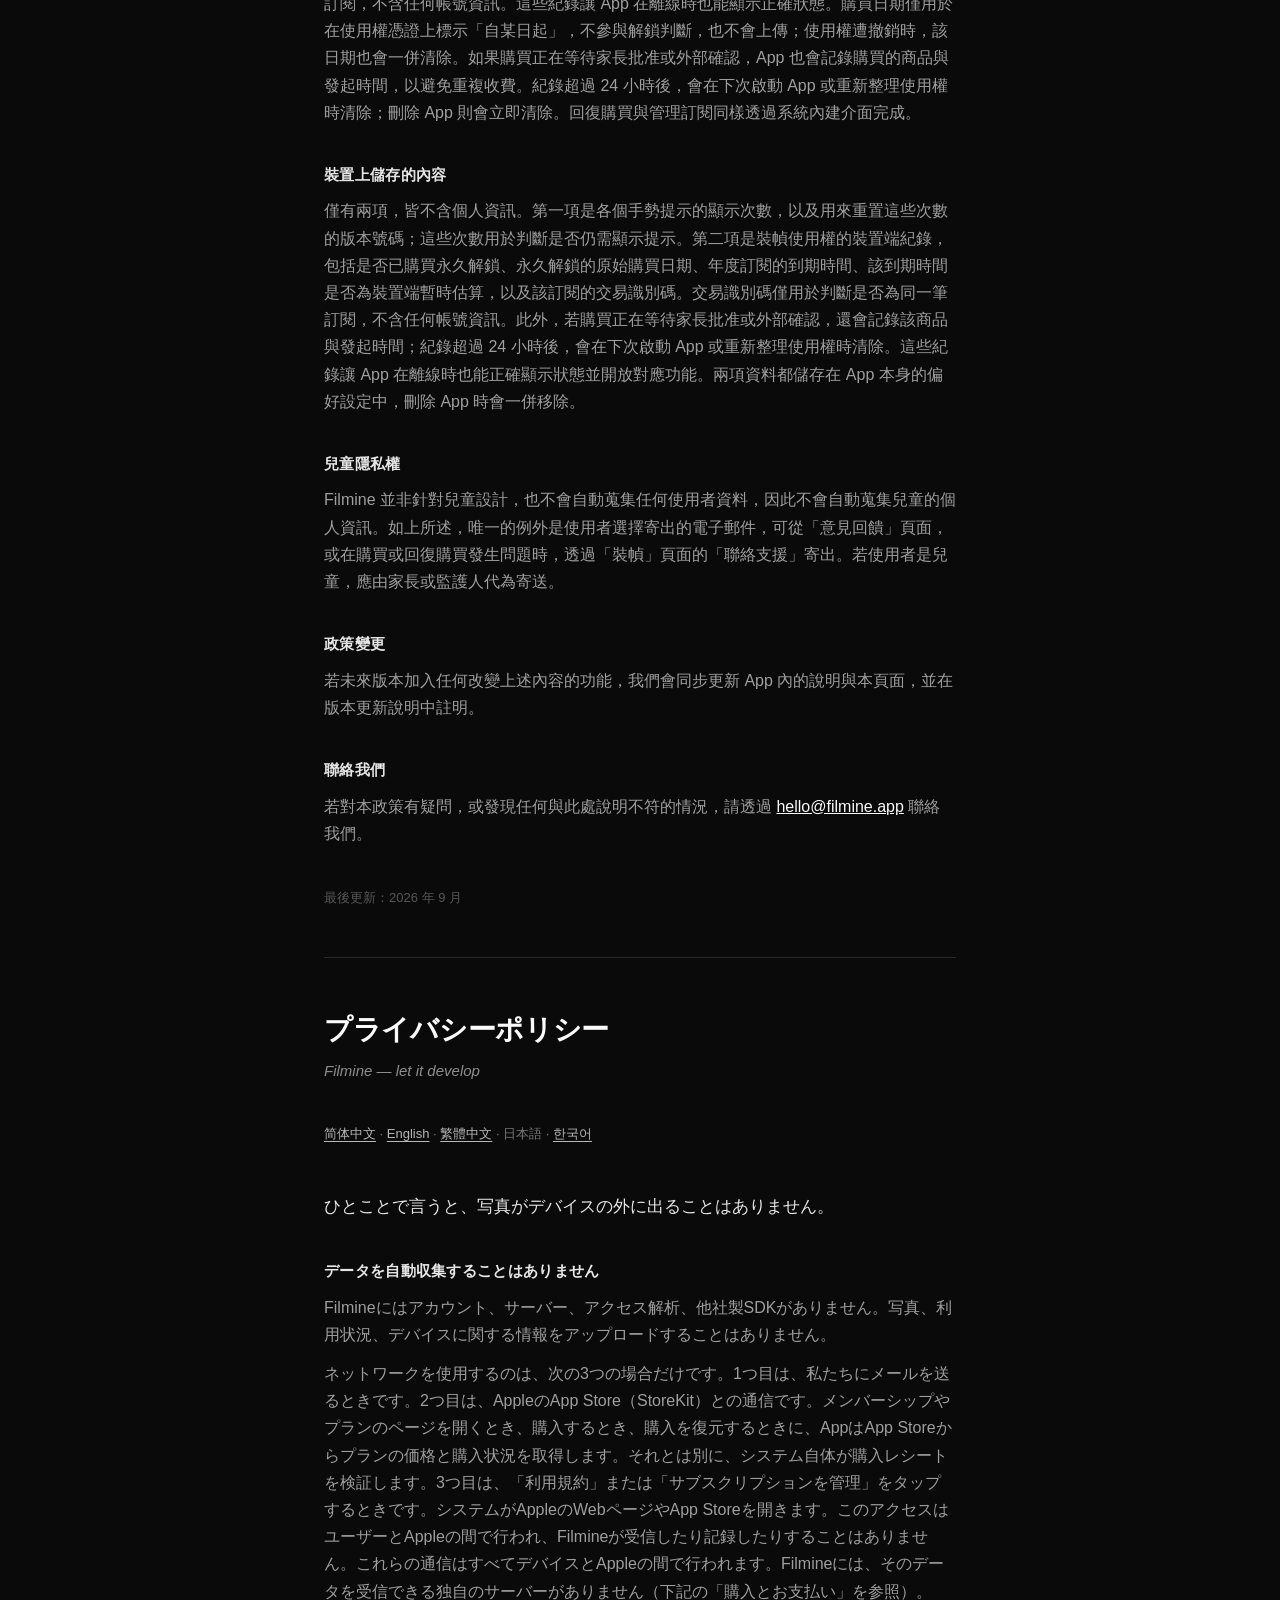
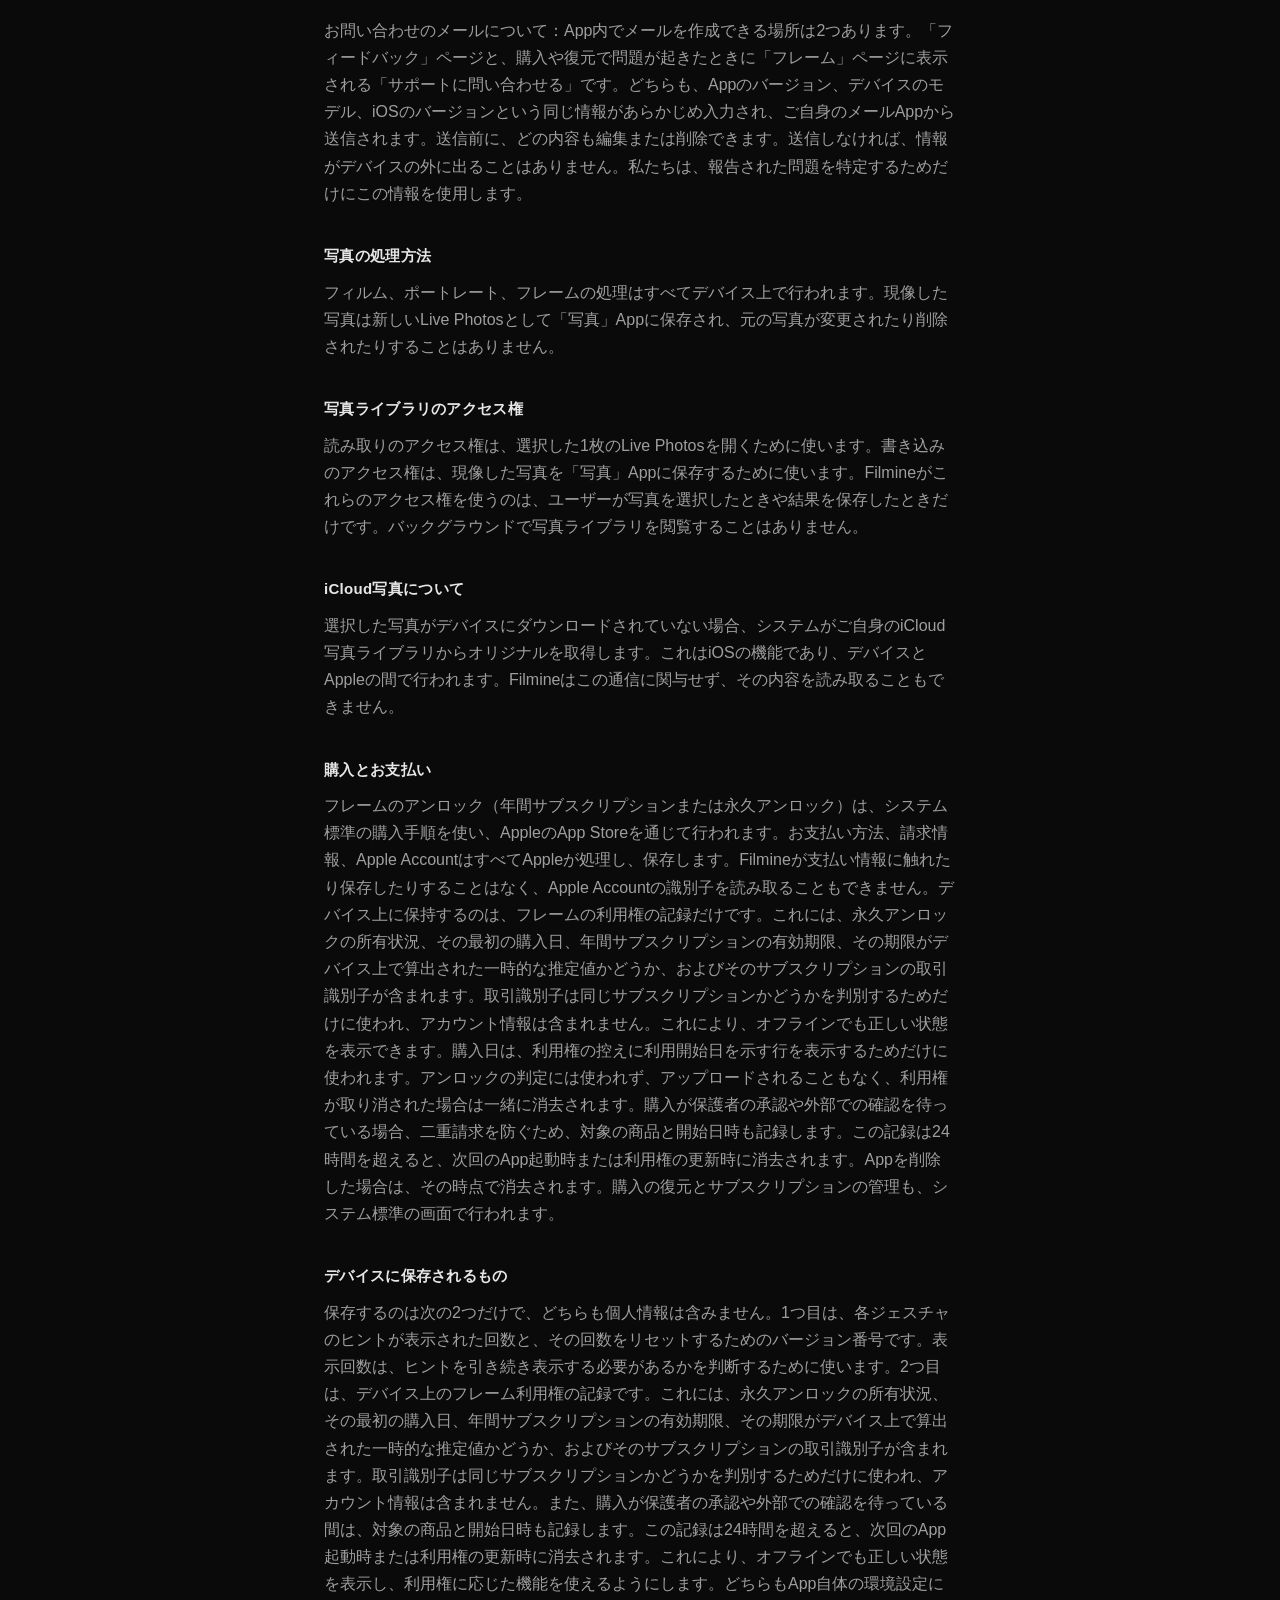
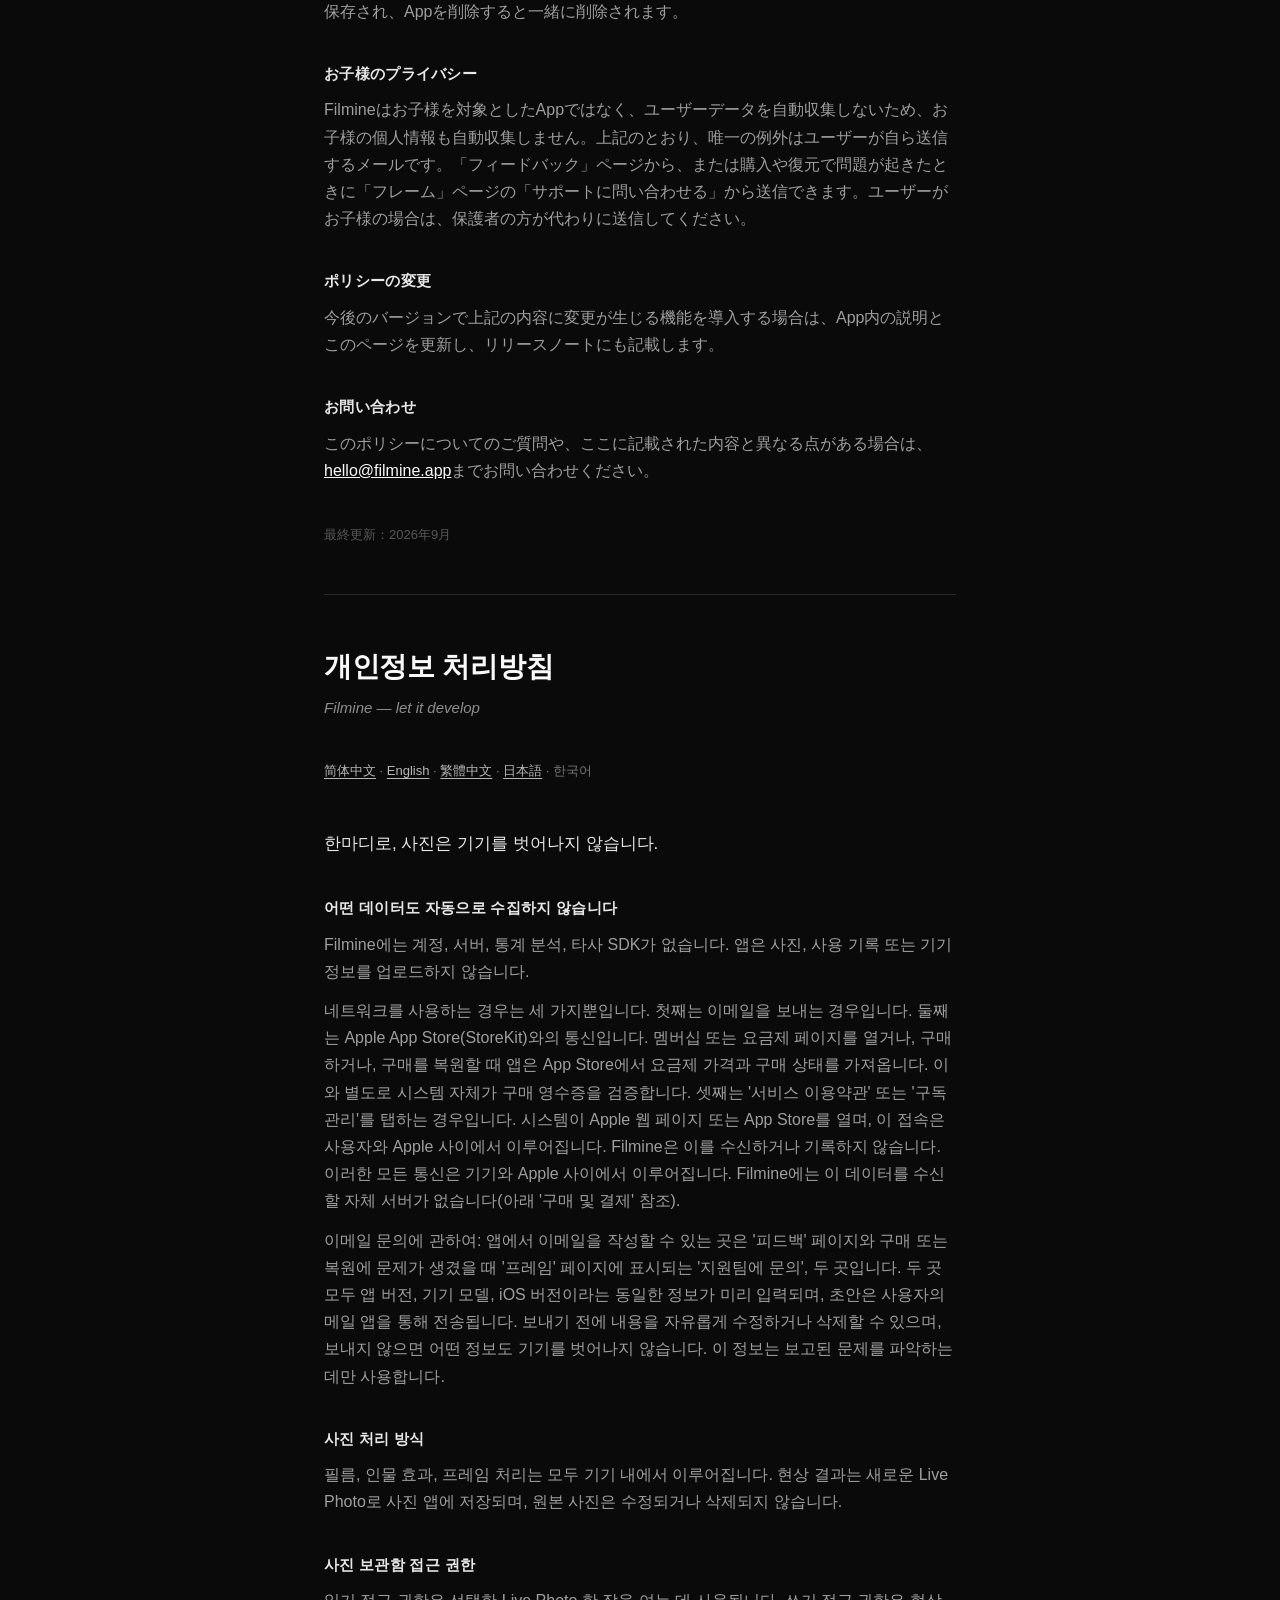
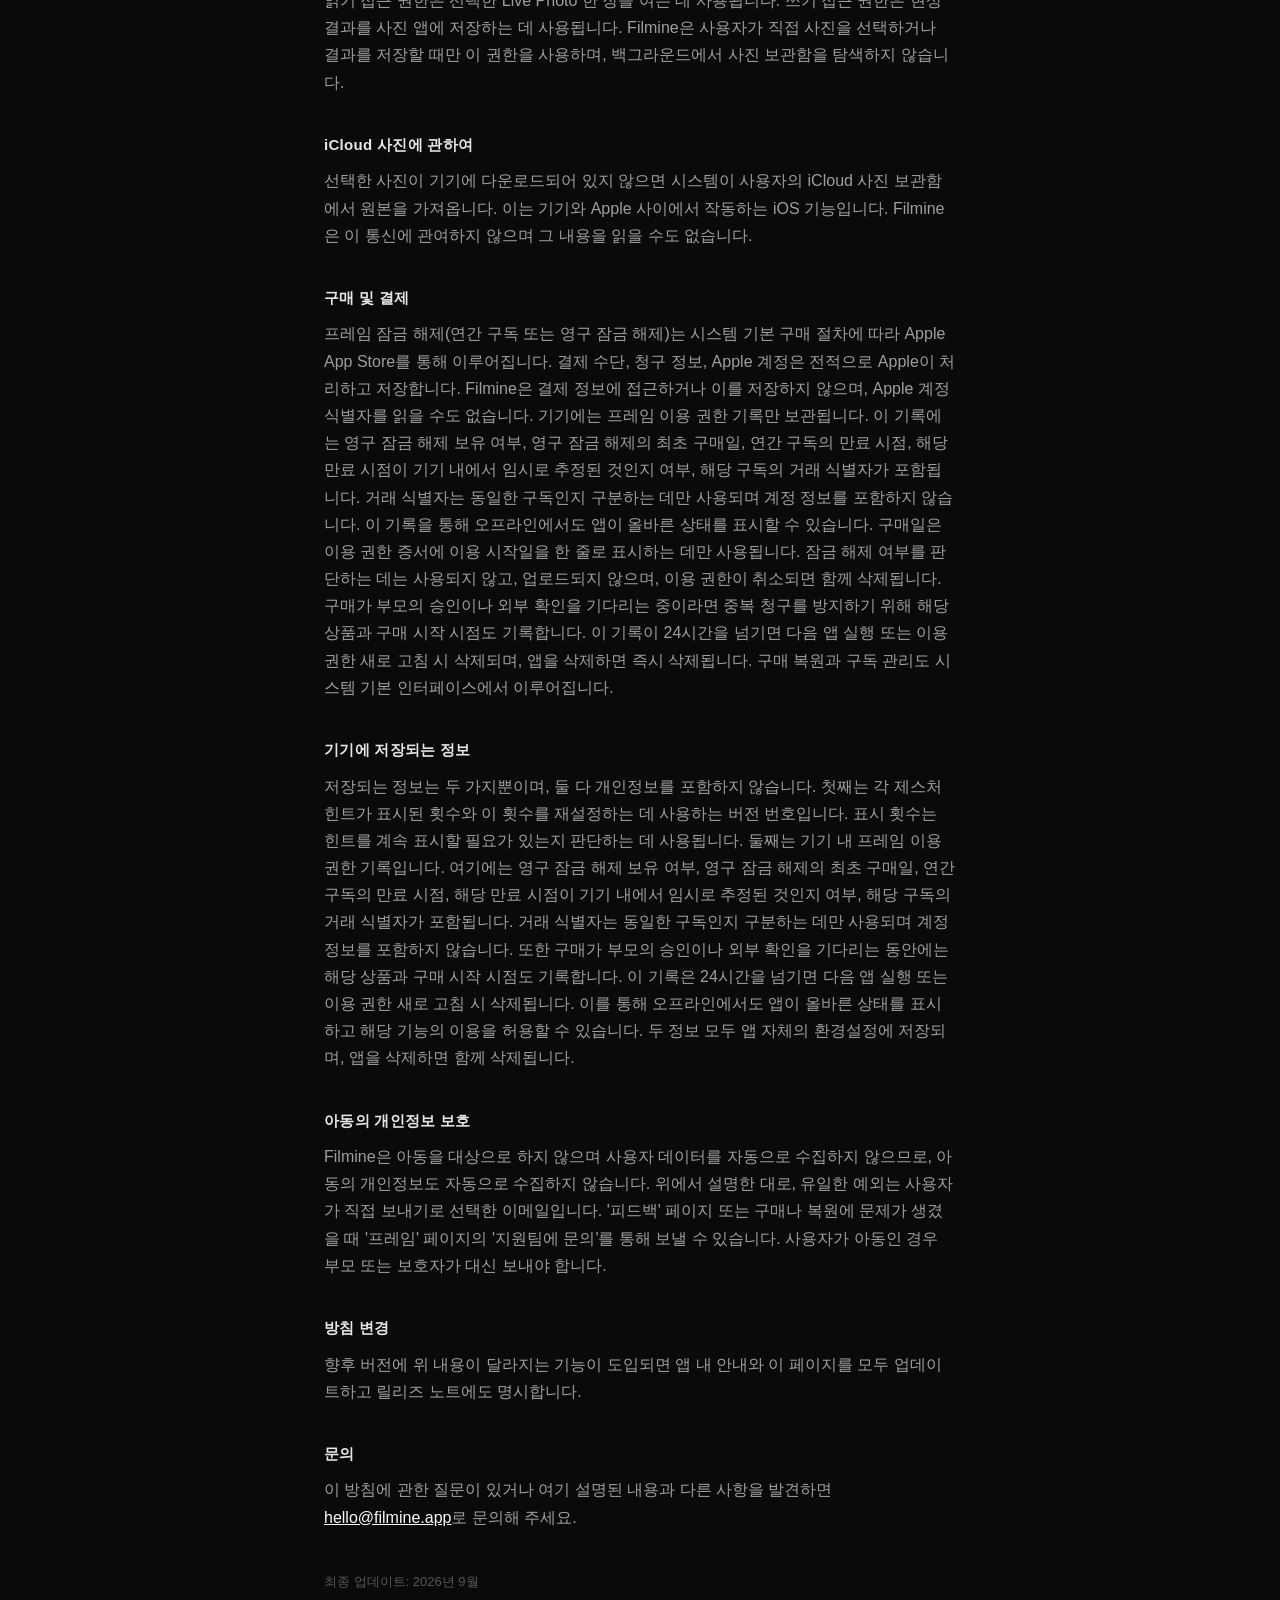
<file: privacy.html>
<!doctype html>
<html lang="zh-Hans">
<head>
<meta charset="utf-8">
<meta name="viewport" content="width=device-width, initial-scale=1">
<meta name="apple-itunes-app" content="app-id=6808844703">
<link rel="icon" type="image/png" sizes="32x32" href="assets/favicon-32.png">
<link rel="apple-touch-icon" href="assets/apple-touch-icon.png">
<title>Filmine — 隐私政策 / Privacy Policy / 隱私政策 / プライバシーポリシー / 개인정보 처리방침</title>
<style>
  /* 品牌红线(CLAUDE.md 设计原则 3 / design/tokens.json):Portra 黄只标
     active / selected / developing,严禁装饰性使用。静态页面没有任何 active
     状态,所以标题/标语/导航一律走 paper 层级,层次由 weight + opacity 建立。
     --portra 保留在 token 表里仅供 CTA 使用(见 support.html 的 .mail)。 */
  :root{--ink:#0A0A0A;--paper:#FAFAFA;--portra:#FAC775;--muted:rgba(250,250,250,.62);--rule:rgba(250,250,250,.12)}
  *{box-sizing:border-box}
  body{margin:0;background:var(--ink);color:var(--paper);
       font:16px/1.7 -apple-system,BlinkMacSystemFont,"Segoe UI","PingFang SC","Hiragino Sans GB",sans-serif;
       -webkit-font-smoothing:antialiased}
  .wrap{max-width:680px;margin:0 auto;padding:64px 24px 96px}
  h1{font-size:28px;font-weight:600;letter-spacing:-.01em;margin:0 0 4px}
  .brand{font-style:italic;color:rgba(250,250,250,.55);font-size:15px;margin:0 0 40px}
  h2{font-size:15px;font-weight:600;color:rgba(250,250,250,.92);margin:36px 0 10px;letter-spacing:.02em}
  p{color:var(--muted);margin:0 0 12px}
  .lede{color:rgba(250,250,250,.92);font-size:17px;font-weight:500;margin:0 0 32px}
  hr{border:0;border-top:1px solid var(--rule);margin:48px 0}
  a{color:var(--paper)}
  .meta{color:rgba(250,250,250,.32);font-size:13px;margin-top:40px}
  .lang{font-size:13px;color:rgba(250,250,250,.45);margin-bottom:48px}
  .lang a{color:rgba(250,250,250,.72);text-decoration:underline;text-underline-offset:3px}
</style>
</head>
<body>
<div class="wrap">
<section lang="zh-Hans" id="zh-Hans">
  <h1>隐私政策</h1>
  <p class="brand">Filmine — let it develop</p>
  <p class="lang"><span>简体中文</span> · <a href="#en">English</a> · <a href="#zh-Hant">繁體中文</a> · <a href="#ja">日本語</a> · <a href="#ko">한국어</a></p>
  <p class="lede">一句话：你的照片不会离开这台设备。</p>

  <h2>我们不会自动收集任何数据</h2>
  <p>Filmine 没有账号、没有服务器、没有统计分析、没有第三方 SDK。应用不会上传你的照片，也不会上传你的使用记录或设备信息。</p>
  <p>会用到网络的只有三类情形。一是你写邮件给我们。二是与 Apple App Store（StoreKit）的通信：当你打开会员页或方案页、购买、恢复购买时，应用会向 App Store 读取方案价格与你的购买状态；此外系统本身会校验你的购买凭据。三是你主动点击「服务条款」或「管理订阅」时，系统会打开 Apple 的网页或 App Store，那是你与 Apple 之间的访问，Filmine 不接收也不记录。这些通信都发生在你的设备与 Apple 之间，Filmine 没有任何服务器可以接收数据（见下文「购买与支付」）。</p>
  <p>写邮件给我们时：应用里有两处可以发起 —— 抽屉的「反馈」页，以及「装帧」页在购买或恢复出错时的「联系支持」。两处预填的内容完全一致：应用版本、设备型号与系统版本，由你的邮件应用发送。这些内容发送前可自行修改或删除；不发送就不会有任何信息离开这台设备。我们只会用它来定位你所报告的问题。</p>

  <h2>照片如何被处理</h2>
  <p>所有的胶片、人像与装帧处理都在你的设备本地完成。显影结果作为一张新的实况照片保存回你的相册，原始照片不会被修改或删除。</p>

  <h2>相册权限</h2>
  <p>读取权限用于打开你选中的那张实况照片；写入权限用于把显影结果存回相册。Filmine 只在你主动选片和保存时使用这些权限，不会在后台浏览你的相册。</p>

  <h2>关于 iCloud 照片</h2>
  <p>如果你选中的照片尚未下载到本机，系统会从你自己的 iCloud 照片图库取回原图。这是 iOS 提供的系统能力，过程发生在你的设备与 Apple 之间，Filmine 不参与也无法读取。</p>

  <h2>购买与支付</h2>
  <p>装帧的解锁（年订阅或永久解锁）经由 Apple App Store 完成，走的是系统自带的购买流程。付款方式、账单信息与 Apple 账户全部由 Apple 处理和保存：Filmine 既不接触也不存储任何支付信息，也读不到你的 Apple 账户标识。应用本地只保留装帧权益的记录（是否已永久解锁、永久解锁的原始购买日期、年订阅的有效期边界、这条边界是否为本地临时推算，以及对应订阅的交易标识——仅用于识别是不是同一笔订阅，不含账户信息），用于没有网络时也能正确显示状态。其中购买日期只用来在权益票据上写一行「自某日起」，不参与是否解锁的判断，也不会上传；权益被撤销时一并清除。如果一笔购买正在等待家长批准或外部确认，应用还会临时记下是哪个商品、什么时候发起的，用于避免重复扣费；这条记录满 24 小时后失效，会在下一次启动或权益刷新时清除，卸载应用即全部清除。恢复购买与管理订阅同样由系统界面完成。</p>

  <h2>设备上存了什么</h2>
  <p>只有两项，都不含任何个人信息：一是手势提示的显示次数，以及一个用于重置这些计数的版本号（计数用于判断某个操作提示是否还需要出现）；二是装帧购买权益的本地记录（是否已永久解锁、永久解锁的原始购买日期、年订阅的有效期边界、这条边界是否为本地临时推算，以及对应订阅的交易标识——仅用于识别是不是同一笔订阅，不含账户信息；如有正在等待家长批准或外部确认的购买，还会临时记下该商品与发起时刻，满 24 小时后于下一次启动或权益刷新时清除），用于没有网络时也能正确显示与放行。它们保存在应用自己的偏好设置里，删除应用即一并清除。</p>

  <h2>儿童隐私</h2>
  <p>Filmine 不面向儿童设计，也不会自动收集任何用户数据，因此不存在自动收集儿童个人信息的情形。与上文一致，唯一的例外是用户主动发送的邮件（从「反馈」页，或「装帧」页在购买或恢复出错时的「联系支持」）；如果使用者是儿童，请由家长或监护人代为发送。</p>

  <h2>政策变更</h2>
  <p>若未来版本引入任何改变上述事实的功能，我们会在应用内与本页面同步更新说明，并在版本更新记录中注明。</p>

  <h2>联系我们</h2>
  <p>对隐私政策有疑问，或发现任何与本页描述不符的行为，请通过 <a href="mailto:hello@filmine.app">hello@filmine.app</a> 联系我们。</p>

  <p class="meta">最后更新：2026 年 9 月</p>
</section>

  <hr>

<section lang="en" id="en">
  <h1>Privacy Policy</h1>
  <p class="brand">Filmine — let it develop</p>
  <p class="lang"><a href="#zh-Hans">简体中文</a> · <span>English</span> · <a href="#zh-Hant">繁體中文</a> · <a href="#ja">日本語</a> · <a href="#ko">한국어</a></p>
  <p class="lede">In one line: your photos never leave your device.</p>

  <h2>We collect nothing automatically</h2>
  <p>Filmine has no accounts, no servers, no analytics, and no third-party SDKs. The app never uploads your photos, your usage, or information about your device.</p>
  <p>Only three kinds of thing involve the network. One is writing us an email. The second is communication with the Apple App Store (StoreKit): when you open the membership or plans page, make a purchase, or restore purchases, the app asks the App Store for plan prices and your purchase status; separately, the system itself validates your purchase receipts. The third is when you tap “Terms of Service” or “Manage subscription”: the system opens Apple’s web page or the App Store, and that visit is between you and Apple — Filmine neither receives nor records it. All of that traffic is between your device and Apple — Filmine has no server of its own that could receive any of it (see “Purchases and payment” below).</p>
  <p>About writing to us: there are two places in the app that start an email — the Feedback page, and the “Contact support” action on the Frames page when a purchase or restore goes wrong. Both pre-fill exactly the same things: the app version, your device model, and your iOS version, and the draft is sent by your own mail app. You can edit or delete any of it before sending, and if you do not send it, nothing leaves your device. We use it only to track down the problem you are reporting.</p>

  <h2>How photos are processed</h2>
  <p>All film, portrait, and framing work happens locally on your device. The developed result is saved back to your library as a new Live Photo; your original photo is never modified or deleted.</p>

  <h2>Photo library permissions</h2>
  <p>Read access is used to open the one Live Photo you pick. Write access is used to save the developed result back to your library. Filmine uses these permissions only when you actively pick a photo or save a result — it never browses your library in the background.</p>

  <h2>About iCloud Photos</h2>
  <p>If the photo you pick has not been downloaded to your device, the system fetches the original from your own iCloud Photos library. That is an iOS capability that operates between your device and Apple; Filmine neither participates in nor can read that exchange.</p>

  <h2>Purchases and payment</h2>
  <p>Unlocking the frames (yearly subscription or lifetime unlock) goes through the Apple App Store using the system's own purchase flow. Your payment method, billing details, and Apple Account are handled and stored entirely by Apple: Filmine neither touches nor stores any payment information, and cannot read your Apple Account identifier. The only thing kept locally is a record of your frame entitlement (whether the lifetime unlock is owned, the original purchase date of that lifetime unlock, the expiry boundary of the yearly subscription, whether that boundary was worked out locally as a temporary estimate, and that subscription’s transaction identifier — used only to tell whether it is the same subscription, and containing no account information), so the app shows the right state when you are offline. The purchase date is used only to print a “since” line on your entitlement receipt: it plays no part in deciding what is unlocked, it is never uploaded, and it is cleared along with the entitlement if that entitlement is revoked. If a purchase is waiting on a parent’s approval or an external confirmation, the app also notes which product it was and when it started, so that you are not charged twice; once that note is more than 24 hours old it is cleared the next time the app launches or refreshes your entitlement, and deleting the app clears it outright. Restoring purchases and managing your subscription also happen in the system's own interface.</p>

  <h2>What is stored on your device</h2>
  <p>Exactly two things, neither containing personal information: a count of how many times each gesture hint has been shown, together with a version number used to reset those counts (the counts decide whether a hint is still needed); and a local record of your frame entitlement (whether the lifetime unlock is owned, the original purchase date of that lifetime unlock, the expiry boundary of the yearly subscription, whether that boundary was worked out locally as a temporary estimate, and that subscription’s transaction identifier — used only to tell whether it is the same subscription, and containing no account information; plus, while a purchase is waiting on a parent’s approval or an external confirmation, which product it was and when it started, cleared once it is more than 24 hours old, on the next launch or entitlement refresh), so the app shows and allows the right thing when you are offline. Both live in the app’s own preferences and are removed when you delete the app.</p>

  <h2>Children's privacy</h2>
  <p>Filmine is not directed at children, and it collects no user data automatically, so it does not automatically collect personal information from children. As above, the one exception is an email the user chooses to send — from the Feedback page, or via “Contact support” on the Frames page when a purchase or restore goes wrong; if the user is a child, a parent or guardian should send it on their behalf.</p>

  <h2>Changes to this policy</h2>
  <p>If a future version introduces anything that changes the facts above, we will update both the in-app copy and this page, and note it in the release notes.</p>

  <h2>Contact</h2>
  <p>Questions about this policy, or anything that does not match what is described here: <a href="mailto:hello@filmine.app">hello@filmine.app</a>.</p>

  <p class="meta">Last updated: September 2026</p>
</section>

  <hr>

<section lang="zh-Hant" id="zh-Hant">
  <h1>隱私政策</h1>
  <p class="brand">Filmine — let it develop</p>
  <p class="lang"><a href="#zh-Hans">简体中文</a> · <a href="#en">English</a> · <span>繁體中文</span> · <a href="#ja">日本語</a> · <a href="#ko">한국어</a></p>
  <p class="lede">一句話：你的照片不會離開裝置。</p>

  <h2>我們不會自動蒐集任何資料</h2>
  <p>Filmine 沒有帳號、伺服器、統計分析或第三方 SDK。App 不會上傳你的照片、使用紀錄或裝置資訊。</p>
  <p>只有三種情況會使用網路。第一種是你寫電子郵件給我們。第二種是與 Apple App Store（StoreKit）通訊：當你開啟會員或方案頁面、購買或回復購買時，App 會向 App Store 取得方案價格與你的購買狀態；此外，系統本身也會驗證購買收據。第三種是你點一下「服務條款」或「管理訂閱」時，系統會開啟 Apple 網頁或 App Store。這次存取發生在你與 Apple 之間，Filmine 不會接收或記錄。上述所有通訊都在你的裝置與 Apple 之間進行；Filmine 沒有自己的伺服器可接收其中任何資料（請見下方「購買與付款」）。</p>
  <p>關於寫信給我們：App 中有兩處可以建立郵件，分別是「意見回饋」頁面，以及購買或回復購買發生問題時，「裝幀」頁面上的「聯絡支援」。兩處預先填入的內容完全相同：App 版本、裝置型號與 iOS 版本。草稿會由你自己的郵件 App 寄出。寄出前，你可以編輯或刪除其中任何內容；若不寄出，任何資訊都不會離開裝置。我們只會用這些資訊找出你回報的問題。</p>

  <h2>照片的處理方式</h2>
  <p>所有底片、人像與裝幀處理都在你的裝置上完成。顯影結果會以新的原況照片儲存至「照片」App，原始照片不會被修改或刪除。</p>

  <h2>照片圖庫權限</h2>
  <p>讀取權限用於開啟你選取的那張原況照片，寫入權限用於將顯影結果儲存至「照片」App。Filmine 只會在你主動選取照片或儲存結果時使用這些權限，不會在背景瀏覽你的照片圖庫。</p>

  <h2>關於「iCloud 照片」</h2>
  <p>如果你選取的照片尚未下載到裝置，系統會從你自己的「iCloud 照片」圖庫取得原始照片。這是 iOS 提供的功能，過程發生在你的裝置與 Apple 之間；Filmine 不參與，也無法讀取這段通訊。</p>

  <h2>購買與付款</h2>
  <p>裝幀解鎖（年度訂閱或永久解鎖）透過 Apple App Store，使用系統內建的購買流程完成。付款方式、帳單資訊與 Apple 帳號均完全由 Apple 處理及儲存。Filmine 不會接觸或儲存任何付款資訊，也無法讀取你的 Apple 帳號識別碼。裝置上僅保留裝幀使用權紀錄，包括是否已購買永久解鎖、永久解鎖的原始購買日期、年度訂閱的到期時間、該到期時間是否為裝置端暫時估算，以及該訂閱的交易識別碼。交易識別碼僅用於判斷是否為同一筆訂閱，不含任何帳號資訊。這些紀錄讓 App 在離線時也能顯示正確狀態。購買日期僅用於在使用權憑證上標示「自某日起」，不參與解鎖判斷，也不會上傳；使用權遭撤銷時，該日期也會一併清除。如果購買正在等待家長批准或外部確認，App 也會記錄購買的商品與發起時間，以避免重複收費。紀錄超過 24 小時後，會在下次啟動 App 或重新整理使用權時清除；刪除 App 則會立即清除。回復購買與管理訂閱同樣透過系統內建介面完成。</p>

  <h2>裝置上儲存的內容</h2>
  <p>僅有兩項，皆不含個人資訊。第一項是各個手勢提示的顯示次數，以及用來重置這些次數的版本號碼；這些次數用於判斷是否仍需顯示提示。第二項是裝幀使用權的裝置端紀錄，包括是否已購買永久解鎖、永久解鎖的原始購買日期、年度訂閱的到期時間、該到期時間是否為裝置端暫時估算，以及該訂閱的交易識別碼。交易識別碼僅用於判斷是否為同一筆訂閱，不含任何帳號資訊。此外，若購買正在等待家長批准或外部確認，還會記錄該商品與發起時間；紀錄超過 24 小時後，會在下次啟動 App 或重新整理使用權時清除。這些紀錄讓 App 在離線時也能正確顯示狀態並開放對應功能。兩項資料都儲存在 App 本身的偏好設定中，刪除 App 時會一併移除。</p>

  <h2>兒童隱私權</h2>
  <p>Filmine 並非針對兒童設計，也不會自動蒐集任何使用者資料，因此不會自動蒐集兒童的個人資訊。如上所述，唯一的例外是使用者選擇寄出的電子郵件，可從「意見回饋」頁面，或在購買或回復購買發生問題時，透過「裝幀」頁面的「聯絡支援」寄出。若使用者是兒童，應由家長或監護人代為寄送。</p>

  <h2>政策變更</h2>
  <p>若未來版本加入任何改變上述內容的功能，我們會同步更新 App 內的說明與本頁面，並在版本更新說明中註明。</p>

  <h2>聯絡我們</h2>
  <p>若對本政策有疑問，或發現任何與此處說明不符的情況，請透過 <a href="mailto:hello@filmine.app">hello@filmine.app</a> 聯絡我們。</p>

  <p class="meta">最後更新：2026 年 9 月</p>
</section>

  <hr>

<section lang="ja" id="ja">
  <h1>プライバシーポリシー</h1>
  <p class="brand">Filmine — let it develop</p>
  <p class="lang"><a href="#zh-Hans">简体中文</a> · <a href="#en">English</a> · <a href="#zh-Hant">繁體中文</a> · <span>日本語</span> · <a href="#ko">한국어</a></p>
  <p class="lede">ひとことで言うと、写真がデバイスの外に出ることはありません。</p>

  <h2>データを自動収集することはありません</h2>
  <p>Filmineにはアカウント、サーバー、アクセス解析、他社製SDKがありません。写真、利用状況、デバイスに関する情報をアップロードすることはありません。</p>
  <p>ネットワークを使用するのは、次の3つの場合だけです。1つ目は、私たちにメールを送るときです。2つ目は、AppleのApp Store（StoreKit）との通信です。メンバーシップやプランのページを開くとき、購入するとき、購入を復元するときに、AppはApp Storeからプランの価格と購入状況を取得します。それとは別に、システム自体が購入レシートを検証します。3つ目は、「利用規約」または「サブスクリプションを管理」をタップするときです。システムがAppleのWebページやApp Storeを開きます。このアクセスはユーザーとAppleの間で行われ、Filmineが受信したり記録したりすることはありません。これらの通信はすべてデバイスとAppleの間で行われます。Filmineには、そのデータを受信できる独自のサーバーがありません（下記の「購入とお支払い」を参照）。</p>
  <p>お問い合わせのメールについて：App内でメールを作成できる場所は2つあります。「フィードバック」ページと、購入や復元で問題が起きたときに「フレーム」ページに表示される「サポートに問い合わせる」です。どちらも、Appのバージョン、デバイスのモデル、iOSのバージョンという同じ情報があらかじめ入力され、ご自身のメールAppから送信されます。送信前に、どの内容も編集または削除できます。送信しなければ、情報がデバイスの外に出ることはありません。私たちは、報告された問題を特定するためだけにこの情報を使用します。</p>

  <h2>写真の処理方法</h2>
  <p>フィルム、ポートレート、フレームの処理はすべてデバイス上で行われます。現像した写真は新しいLive Photosとして「写真」Appに保存され、元の写真が変更されたり削除されたりすることはありません。</p>

  <h2>写真ライブラリのアクセス権</h2>
  <p>読み取りのアクセス権は、選択した1枚のLive Photosを開くために使います。書き込みのアクセス権は、現像した写真を「写真」Appに保存するために使います。Filmineがこれらのアクセス権を使うのは、ユーザーが写真を選択したときや結果を保存したときだけです。バックグラウンドで写真ライブラリを閲覧することはありません。</p>

  <h2>iCloud写真について</h2>
  <p>選択した写真がデバイスにダウンロードされていない場合、システムがご自身のiCloud写真ライブラリからオリジナルを取得します。これはiOSの機能であり、デバイスとAppleの間で行われます。Filmineはこの通信に関与せず、その内容を読み取ることもできません。</p>

  <h2>購入とお支払い</h2>
  <p>フレームのアンロック（年間サブスクリプションまたは永久アンロック）は、システム標準の購入手順を使い、AppleのApp Storeを通じて行われます。お支払い方法、請求情報、Apple AccountはすべてAppleが処理し、保存します。Filmineが支払い情報に触れたり保存したりすることはなく、Apple Accountの識別子を読み取ることもできません。デバイス上に保持するのは、フレームの利用権の記録だけです。これには、永久アンロックの所有状況、その最初の購入日、年間サブスクリプションの有効期限、その期限がデバイス上で算出された一時的な推定値かどうか、およびそのサブスクリプションの取引識別子が含まれます。取引識別子は同じサブスクリプションかどうかを判別するためだけに使われ、アカウント情報は含まれません。これにより、オフラインでも正しい状態を表示できます。購入日は、利用権の控えに利用開始日を示す行を表示するためだけに使われます。アンロックの判定には使われず、アップロードされることもなく、利用権が取り消された場合は一緒に消去されます。購入が保護者の承認や外部での確認を待っている場合、二重請求を防ぐため、対象の商品と開始日時も記録します。この記録は24時間を超えると、次回のApp起動時または利用権の更新時に消去されます。Appを削除した場合は、その時点で消去されます。購入の復元とサブスクリプションの管理も、システム標準の画面で行われます。</p>

  <h2>デバイスに保存されるもの</h2>
  <p>保存するのは次の2つだけで、どちらも個人情報は含みません。1つ目は、各ジェスチャのヒントが表示された回数と、その回数をリセットするためのバージョン番号です。表示回数は、ヒントを引き続き表示する必要があるかを判断するために使います。2つ目は、デバイス上のフレーム利用権の記録です。これには、永久アンロックの所有状況、その最初の購入日、年間サブスクリプションの有効期限、その期限がデバイス上で算出された一時的な推定値かどうか、およびそのサブスクリプションの取引識別子が含まれます。取引識別子は同じサブスクリプションかどうかを判別するためだけに使われ、アカウント情報は含まれません。また、購入が保護者の承認や外部での確認を待っている間は、対象の商品と開始日時も記録します。この記録は24時間を超えると、次回のApp起動時または利用権の更新時に消去されます。これにより、オフラインでも正しい状態を表示し、利用権に応じた機能を使えるようにします。どちらもApp自体の環境設定に保存され、Appを削除すると一緒に削除されます。</p>

  <h2>お子様のプライバシー</h2>
  <p>Filmineはお子様を対象としたAppではなく、ユーザーデータを自動収集しないため、お子様の個人情報も自動収集しません。上記のとおり、唯一の例外はユーザーが自ら送信するメールです。「フィードバック」ページから、または購入や復元で問題が起きたときに「フレーム」ページの「サポートに問い合わせる」から送信できます。ユーザーがお子様の場合は、保護者の方が代わりに送信してください。</p>

  <h2>ポリシーの変更</h2>
  <p>今後のバージョンで上記の内容に変更が生じる機能を導入する場合は、App内の説明とこのページを更新し、リリースノートにも記載します。</p>

  <h2>お問い合わせ</h2>
  <p>このポリシーについてのご質問や、ここに記載された内容と異なる点がある場合は、<a href="mailto:hello@filmine.app">hello@filmine.app</a>までお問い合わせください。</p>

  <p class="meta">最終更新：2026年9月</p>
</section>

  <hr>

<section lang="ko" id="ko">
  <h1>개인정보 처리방침</h1>
  <p class="brand">Filmine — let it develop</p>
  <p class="lang"><a href="#zh-Hans">简体中文</a> · <a href="#en">English</a> · <a href="#zh-Hant">繁體中文</a> · <a href="#ja">日本語</a> · <span>한국어</span></p>
  <p class="lede">한마디로, 사진은 기기를 벗어나지 않습니다.</p>

  <h2>어떤 데이터도 자동으로 수집하지 않습니다</h2>
  <p>Filmine에는 계정, 서버, 통계 분석, 타사 SDK가 없습니다. 앱은 사진, 사용 기록 또는 기기 정보를 업로드하지 않습니다.</p>
  <p>네트워크를 사용하는 경우는 세 가지뿐입니다. 첫째는 이메일을 보내는 경우입니다. 둘째는 Apple App Store(StoreKit)와의 통신입니다. 멤버십 또는 요금제 페이지를 열거나, 구매하거나, 구매를 복원할 때 앱은 App Store에서 요금제 가격과 구매 상태를 가져옵니다. 이와 별도로 시스템 자체가 구매 영수증을 검증합니다. 셋째는 '서비스 이용약관' 또는 '구독 관리'를 탭하는 경우입니다. 시스템이 Apple 웹 페이지 또는 App Store를 열며, 이 접속은 사용자와 Apple 사이에서 이루어집니다. Filmine은 이를 수신하거나 기록하지 않습니다. 이러한 모든 통신은 기기와 Apple 사이에서 이루어집니다. Filmine에는 이 데이터를 수신할 자체 서버가 없습니다(아래 '구매 및 결제' 참조).</p>
  <p>이메일 문의에 관하여: 앱에서 이메일을 작성할 수 있는 곳은 '피드백' 페이지와 구매 또는 복원에 문제가 생겼을 때 '프레임' 페이지에 표시되는 '지원팀에 문의', 두 곳입니다. 두 곳 모두 앱 버전, 기기 모델, iOS 버전이라는 동일한 정보가 미리 입력되며, 초안은 사용자의 메일 앱을 통해 전송됩니다. 보내기 전에 내용을 자유롭게 수정하거나 삭제할 수 있으며, 보내지 않으면 어떤 정보도 기기를 벗어나지 않습니다. 이 정보는 보고된 문제를 파악하는 데만 사용합니다.</p>

  <h2>사진 처리 방식</h2>
  <p>필름, 인물 효과, 프레임 처리는 모두 기기 내에서 이루어집니다. 현상 결과는 새로운 Live Photo로 사진 앱에 저장되며, 원본 사진은 수정되거나 삭제되지 않습니다.</p>

  <h2>사진 보관함 접근 권한</h2>
  <p>읽기 접근 권한은 선택한 Live Photo 한 장을 여는 데 사용됩니다. 쓰기 접근 권한은 현상 결과를 사진 앱에 저장하는 데 사용됩니다. Filmine은 사용자가 직접 사진을 선택하거나 결과를 저장할 때만 이 권한을 사용하며, 백그라운드에서 사진 보관함을 탐색하지 않습니다.</p>

  <h2>iCloud 사진에 관하여</h2>
  <p>선택한 사진이 기기에 다운로드되어 있지 않으면 시스템이 사용자의 iCloud 사진 보관함에서 원본을 가져옵니다. 이는 기기와 Apple 사이에서 작동하는 iOS 기능입니다. Filmine은 이 통신에 관여하지 않으며 그 내용을 읽을 수도 없습니다.</p>

  <h2>구매 및 결제</h2>
  <p>프레임 잠금 해제(연간 구독 또는 영구 잠금 해제)는 시스템 기본 구매 절차에 따라 Apple App Store를 통해 이루어집니다. 결제 수단, 청구 정보, Apple 계정은 전적으로 Apple이 처리하고 저장합니다. Filmine은 결제 정보에 접근하거나 이를 저장하지 않으며, Apple 계정 식별자를 읽을 수도 없습니다. 기기에는 프레임 이용 권한 기록만 보관됩니다. 이 기록에는 영구 잠금 해제 보유 여부, 영구 잠금 해제의 최초 구매일, 연간 구독의 만료 시점, 해당 만료 시점이 기기 내에서 임시로 추정된 것인지 여부, 해당 구독의 거래 식별자가 포함됩니다. 거래 식별자는 동일한 구독인지 구분하는 데만 사용되며 계정 정보를 포함하지 않습니다. 이 기록을 통해 오프라인에서도 앱이 올바른 상태를 표시할 수 있습니다. 구매일은 이용 권한 증서에 이용 시작일을 한 줄로 표시하는 데만 사용됩니다. 잠금 해제 여부를 판단하는 데는 사용되지 않고, 업로드되지 않으며, 이용 권한이 취소되면 함께 삭제됩니다. 구매가 부모의 승인이나 외부 확인을 기다리는 중이라면 중복 청구를 방지하기 위해 해당 상품과 구매 시작 시점도 기록합니다. 이 기록이 24시간을 넘기면 다음 앱 실행 또는 이용 권한 새로 고침 시 삭제되며, 앱을 삭제하면 즉시 삭제됩니다. 구매 복원과 구독 관리도 시스템 기본 인터페이스에서 이루어집니다.</p>

  <h2>기기에 저장되는 정보</h2>
  <p>저장되는 정보는 두 가지뿐이며, 둘 다 개인정보를 포함하지 않습니다. 첫째는 각 제스처 힌트가 표시된 횟수와 이 횟수를 재설정하는 데 사용하는 버전 번호입니다. 표시 횟수는 힌트를 계속 표시할 필요가 있는지 판단하는 데 사용됩니다. 둘째는 기기 내 프레임 이용 권한 기록입니다. 여기에는 영구 잠금 해제 보유 여부, 영구 잠금 해제의 최초 구매일, 연간 구독의 만료 시점, 해당 만료 시점이 기기 내에서 임시로 추정된 것인지 여부, 해당 구독의 거래 식별자가 포함됩니다. 거래 식별자는 동일한 구독인지 구분하는 데만 사용되며 계정 정보를 포함하지 않습니다. 또한 구매가 부모의 승인이나 외부 확인을 기다리는 동안에는 해당 상품과 구매 시작 시점도 기록합니다. 이 기록은 24시간을 넘기면 다음 앱 실행 또는 이용 권한 새로 고침 시 삭제됩니다. 이를 통해 오프라인에서도 앱이 올바른 상태를 표시하고 해당 기능의 이용을 허용할 수 있습니다. 두 정보 모두 앱 자체의 환경설정에 저장되며, 앱을 삭제하면 함께 삭제됩니다.</p>

  <h2>아동의 개인정보 보호</h2>
  <p>Filmine은 아동을 대상으로 하지 않으며 사용자 데이터를 자동으로 수집하지 않으므로, 아동의 개인정보도 자동으로 수집하지 않습니다. 위에서 설명한 대로, 유일한 예외는 사용자가 직접 보내기로 선택한 이메일입니다. '피드백' 페이지 또는 구매나 복원에 문제가 생겼을 때 '프레임' 페이지의 '지원팀에 문의'를 통해 보낼 수 있습니다. 사용자가 아동인 경우 부모 또는 보호자가 대신 보내야 합니다.</p>

  <h2>방침 변경</h2>
  <p>향후 버전에 위 내용이 달라지는 기능이 도입되면 앱 내 안내와 이 페이지를 모두 업데이트하고 릴리즈 노트에도 명시합니다.</p>

  <h2>문의</h2>
  <p>이 방침에 관한 질문이 있거나 여기 설명된 내용과 다른 사항을 발견하면 <a href="mailto:hello@filmine.app">hello@filmine.app</a>로 문의해 주세요.</p>

  <p class="meta">최종 업데이트: 2026년 9월</p>
</section>

</div>
</body>
</html>
</file>
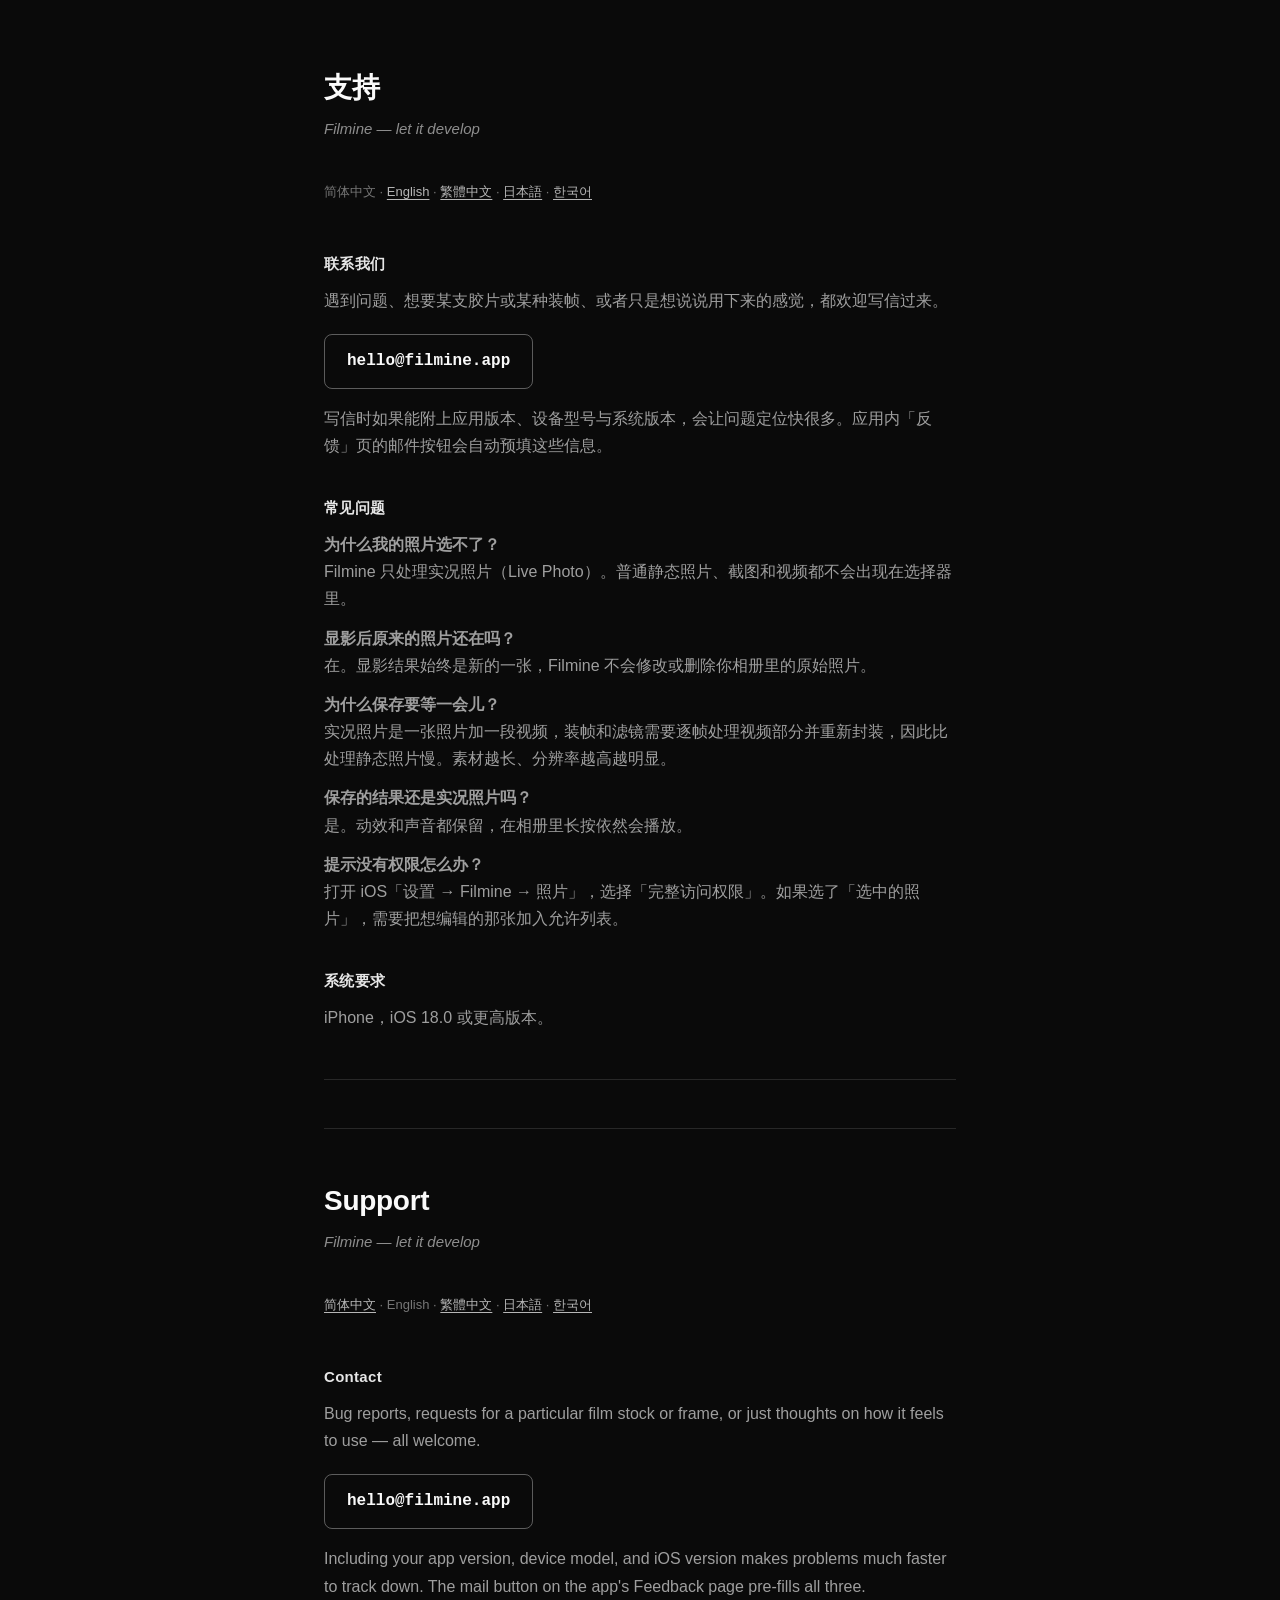
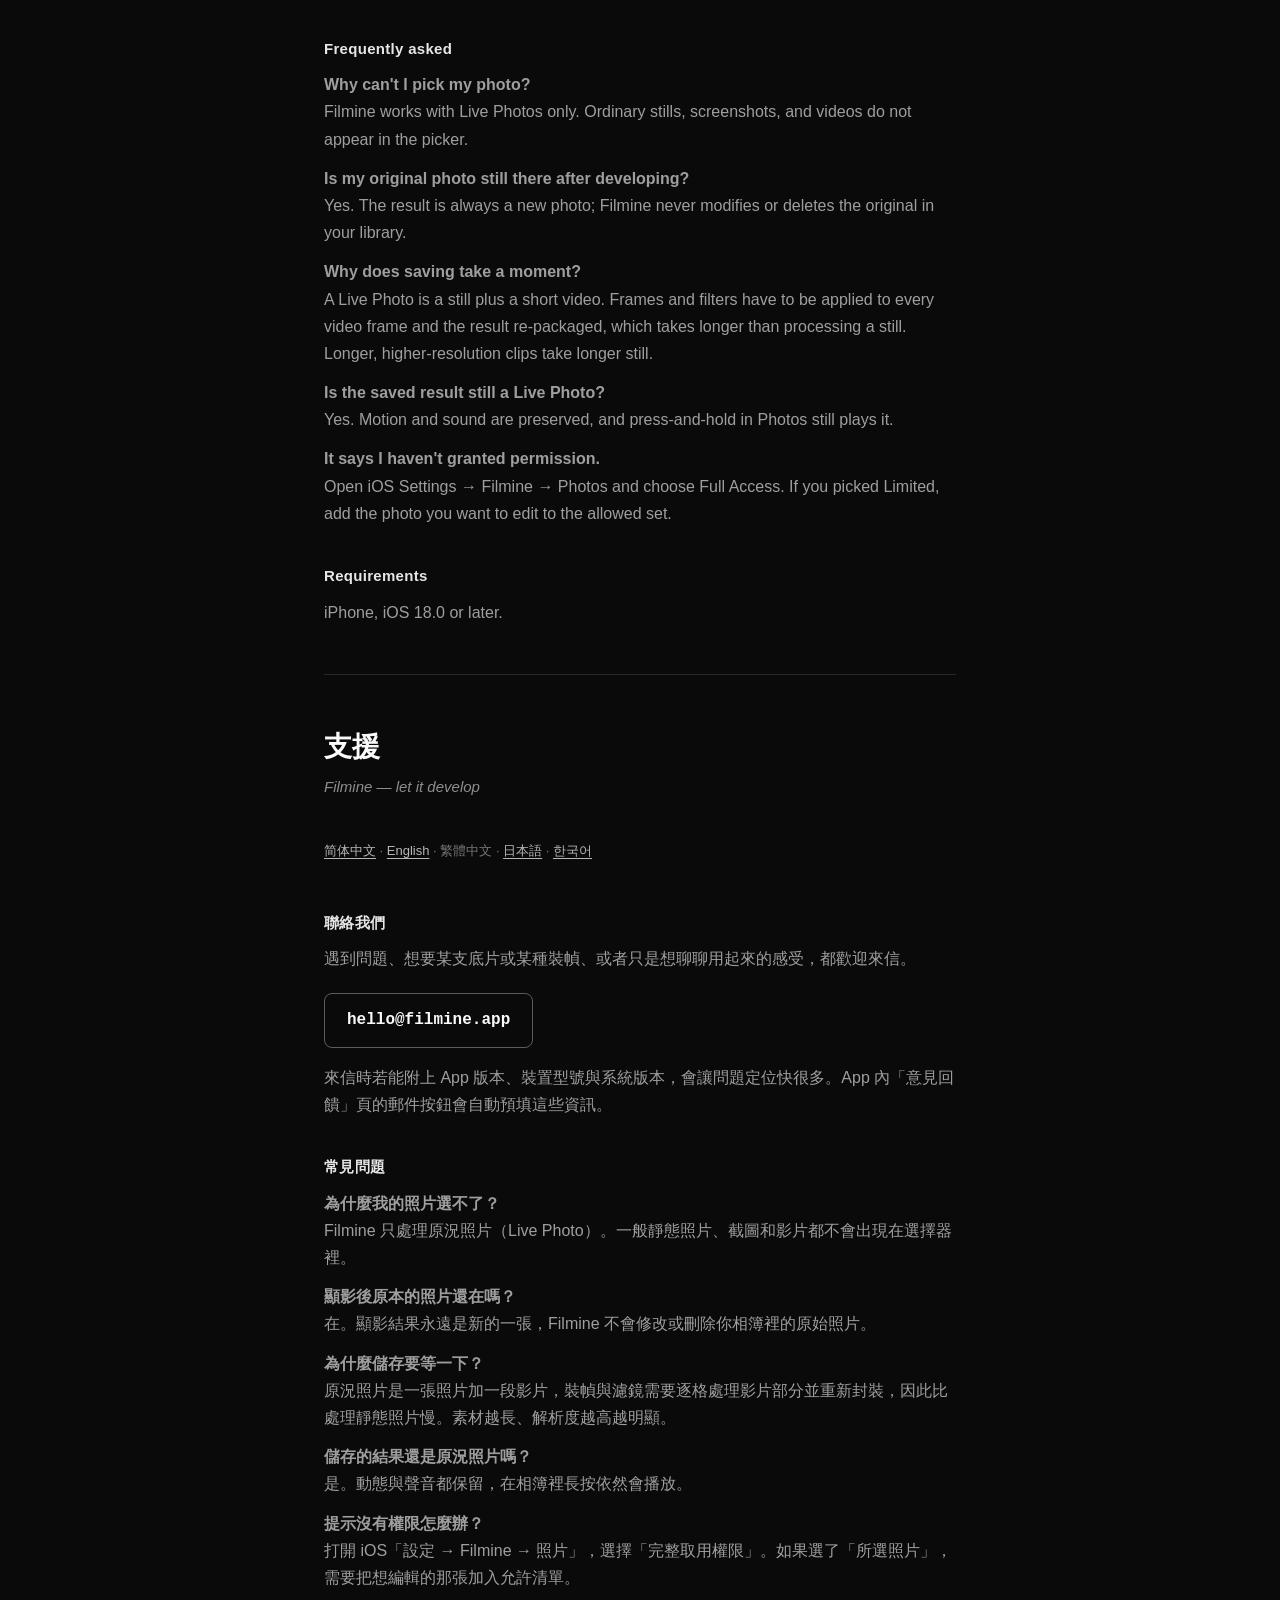
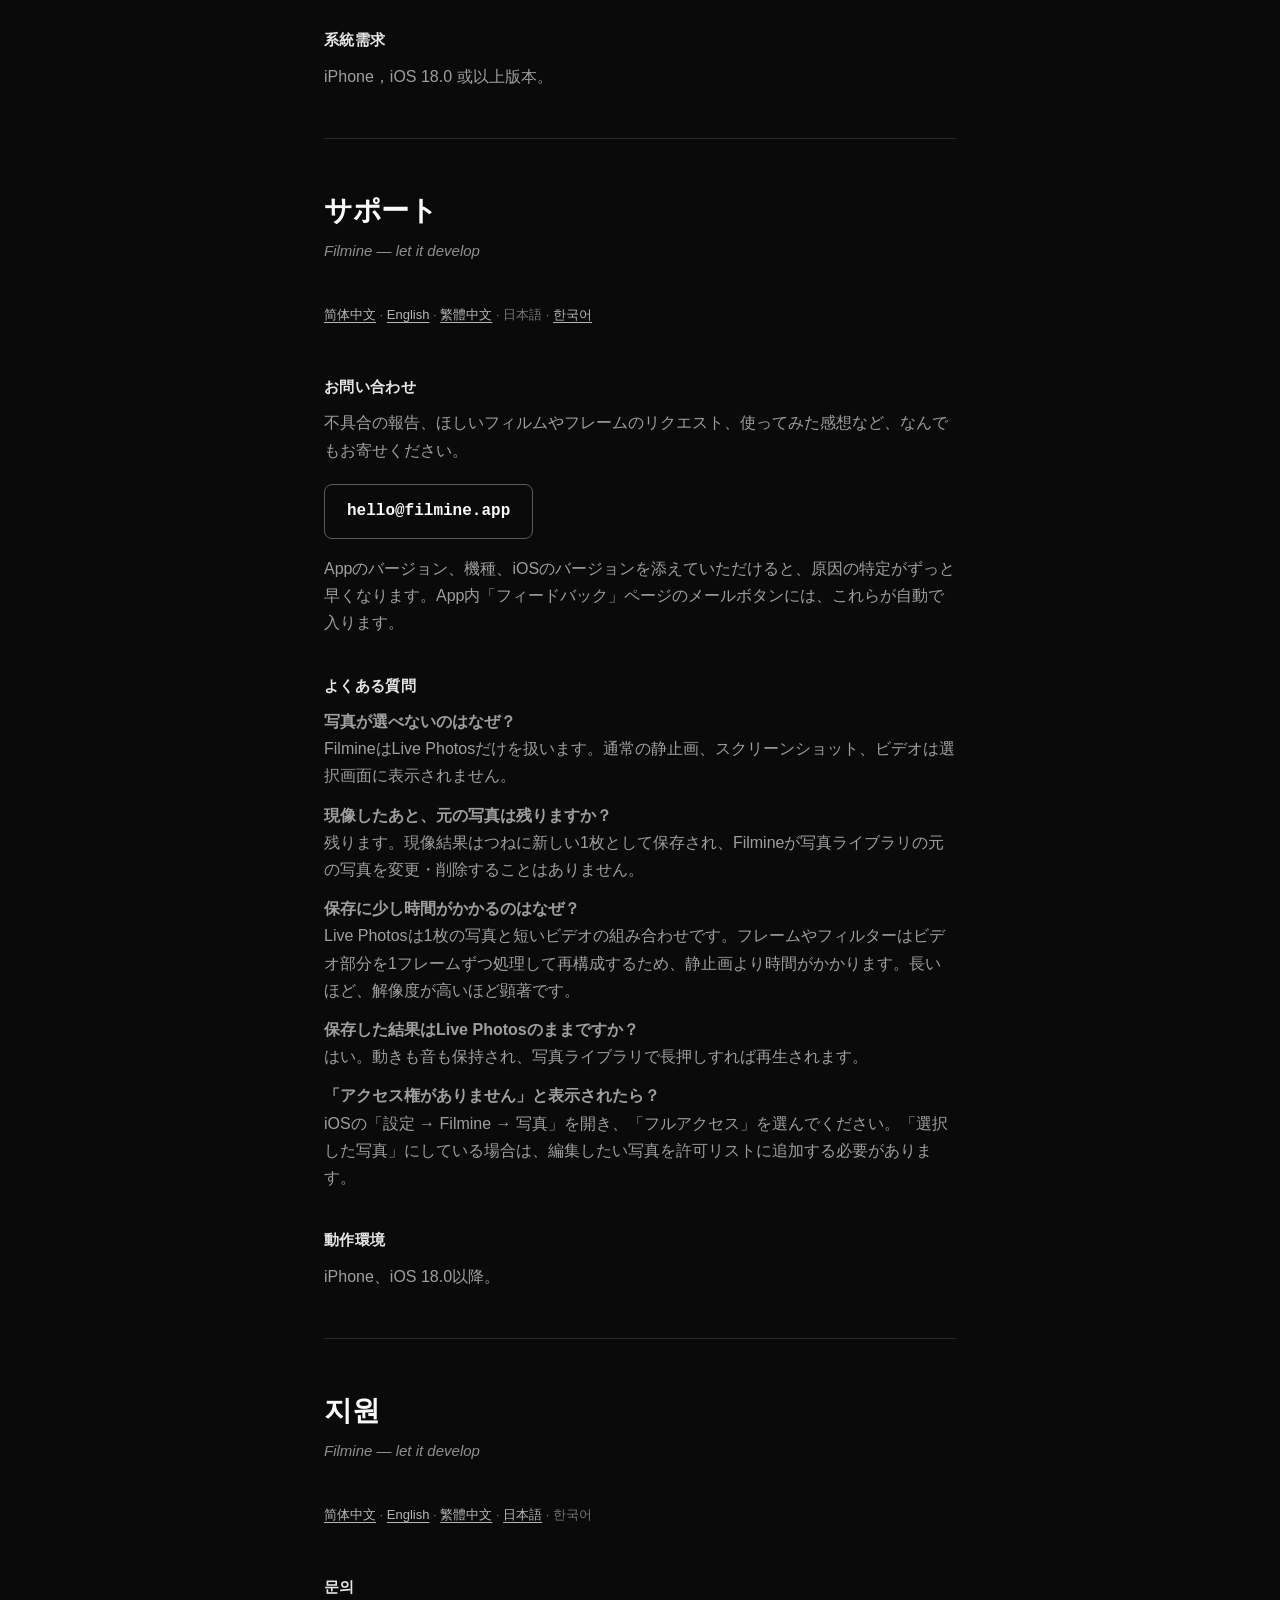
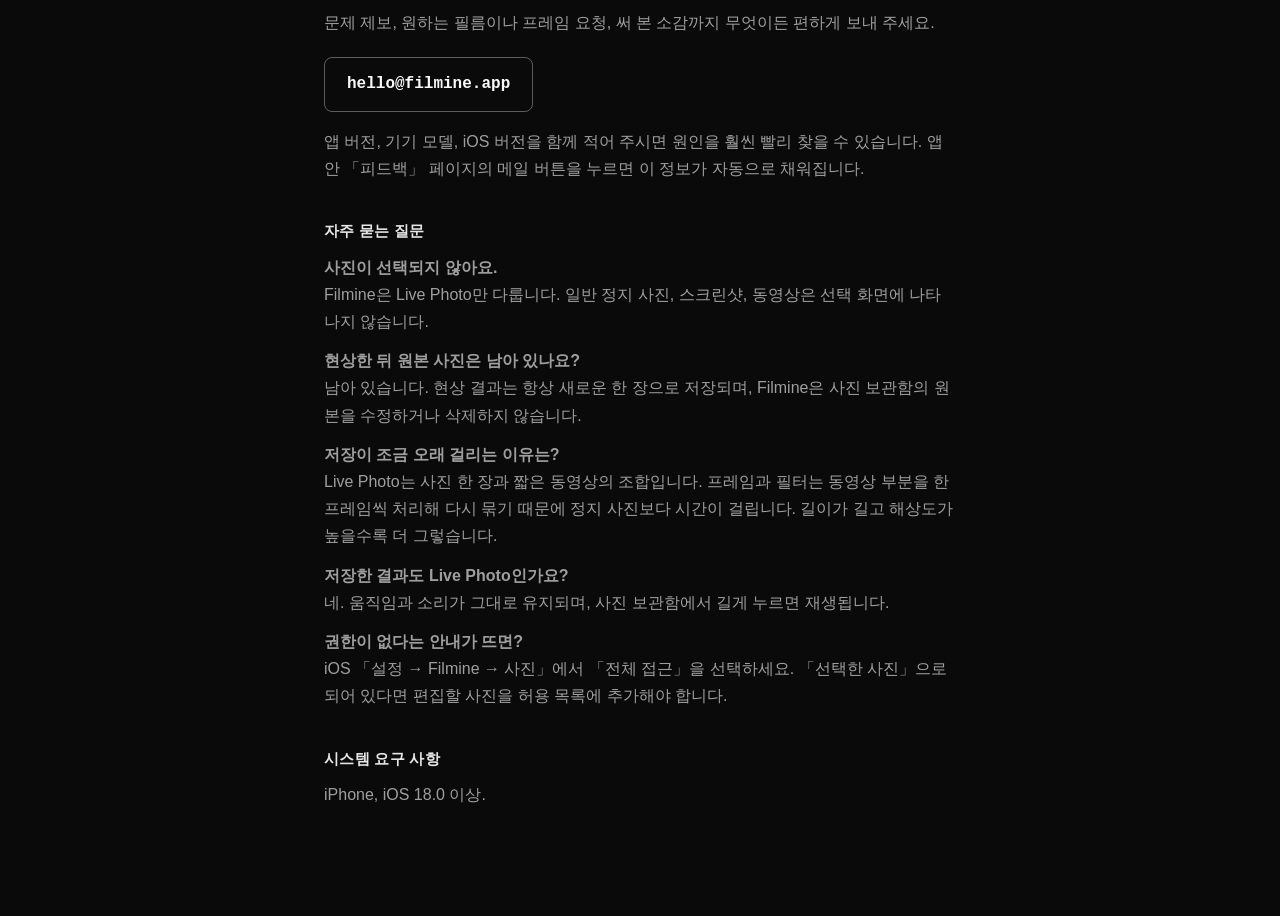
<file: support.html>
<!doctype html>
<html lang="zh-Hans">
<head>
<meta charset="utf-8">
<meta name="viewport" content="width=device-width, initial-scale=1">
<meta name="apple-itunes-app" content="app-id=6808844703">
<link rel="icon" type="image/png" sizes="32x32" href="assets/favicon-32.png">
<link rel="apple-touch-icon" href="assets/apple-touch-icon.png">
<title>Filmine — 支持 / Support / 支援 / サポート / 지원</title>
<style>
  /* 品牌红线(CLAUDE.md 设计原则 3 / design/tokens.json):Portra 黄只标
     active / selected / developing,严禁装饰性使用。静态页面没有任何 active
     状态,所以标题/标语/导航一律走 paper 层级,层次由 weight + opacity 建立。
     E1 裁决后(2026-08-31,方案 B)连 CTA 也不用黄 —— 本页已无 Portra 用例,
     token 保留仅为与 App 调色板对齐。 */
  :root{--ink:#0A0A0A;--paper:#FAFAFA;--muted:rgba(250,250,250,.62);--rule:rgba(250,250,250,.12)}
  *{box-sizing:border-box}
  body{margin:0;background:var(--ink);color:var(--paper);
       font:16px/1.7 -apple-system,BlinkMacSystemFont,"Segoe UI","PingFang SC","Hiragino Sans GB",sans-serif;
       -webkit-font-smoothing:antialiased}
  .wrap{max-width:680px;margin:0 auto;padding:64px 24px 96px}
  h1{font-size:28px;font-weight:600;letter-spacing:-.01em;margin:0 0 4px}
  .brand{font-style:italic;color:rgba(250,250,250,.55);font-size:15px;margin:0 0 40px}
  h2{font-size:15px;font-weight:600;color:rgba(250,250,250,.92);margin:36px 0 10px;letter-spacing:.02em}
  p{color:var(--muted);margin:0 0 12px}
  hr{border:0;border-top:1px solid var(--rule);margin:48px 0}
  a{color:var(--paper)}
  /* E1 裁决(2026-08-31,方案 B):CTA 也不用 Portra —— 黄色在全品牌严格等于
     active/选中/显影中状态。行动感由描边承担。 */
  .mail{display:inline-block;margin:8px 0 4px;padding:13px 22px;border-radius:8px;
        background:transparent;color:var(--paper);text-decoration:none;font-weight:600;
        border:1px solid rgba(250,250,250,.34);
        font-family:ui-monospace,SFMono-Regular,Menlo,monospace}
  .lang{font-size:13px;color:rgba(250,250,250,.45);margin-bottom:48px}
  .lang a{color:rgba(250,250,250,.72);text-decoration:underline;text-underline-offset:3px}
</style>
</head>
<body>
<div class="wrap">

<section lang="zh-Hans" id="zh-Hans">
  <h1>支持</h1>
  <p class="brand">Filmine — let it develop</p>
  <p class="lang"><span>简体中文</span> · <a href="#en">English</a> · <a href="#zh-Hant">繁體中文</a> · <a href="#ja">日本語</a> · <a href="#ko">한국어</a></p>

  <h2>联系我们</h2>
  <p>遇到问题、想要某支胶片或某种装帧、或者只是想说说用下来的感觉，都欢迎写信过来。</p>
  <p><a class="mail" href="mailto:hello@filmine.app">hello@filmine.app</a></p>
  <p>写信时如果能附上应用版本、设备型号与系统版本，会让问题定位快很多。应用内「反馈」页的邮件按钮会自动预填这些信息。</p>

  <h2>常见问题</h2>

  <p><strong>为什么我的照片选不了？</strong><br>
  Filmine 只处理实况照片（Live Photo）。普通静态照片、截图和视频都不会出现在选择器里。</p>

  <p><strong>显影后原来的照片还在吗？</strong><br>
  在。显影结果始终是新的一张，Filmine 不会修改或删除你相册里的原始照片。</p>

  <p><strong>为什么保存要等一会儿？</strong><br>
  实况照片是一张照片加一段视频，装帧和滤镜需要逐帧处理视频部分并重新封装，因此比处理静态照片慢。素材越长、分辨率越高越明显。</p>

  <p><strong>保存的结果还是实况照片吗？</strong><br>
  是。动效和声音都保留，在相册里长按依然会播放。</p>

  <p><strong>提示没有权限怎么办？</strong><br>
  打开 iOS「设置 → Filmine → 照片」，选择「完整访问权限」。如果选了「选中的照片」，需要把想编辑的那张加入允许列表。</p>

  <h2>系统要求</h2>
  <p>iPhone，iOS 18.0 或更高版本。</p>

  <hr>

</section>

  <hr>

<section lang="en" id="en">
  <h1>Support</h1>
  <p class="brand">Filmine — let it develop</p>
  <p class="lang"><a href="#zh-Hans">简体中文</a> · <span>English</span> · <a href="#zh-Hant">繁體中文</a> · <a href="#ja">日本語</a> · <a href="#ko">한국어</a></p>

  <h2>Contact</h2>
  <p>Bug reports, requests for a particular film stock or frame, or just thoughts on how it feels to use — all welcome.</p>
  <p><a class="mail" href="mailto:hello@filmine.app">hello@filmine.app</a></p>
  <p>Including your app version, device model, and iOS version makes problems much faster to track down. The mail button on the app's Feedback page pre-fills all three.</p>

  <h2>Frequently asked</h2>

  <p><strong>Why can't I pick my photo?</strong><br>
  Filmine works with Live Photos only. Ordinary stills, screenshots, and videos do not appear in the picker.</p>

  <p><strong>Is my original photo still there after developing?</strong><br>
  Yes. The result is always a new photo; Filmine never modifies or deletes the original in your library.</p>

  <p><strong>Why does saving take a moment?</strong><br>
  A Live Photo is a still plus a short video. Frames and filters have to be applied to every video frame and the result re-packaged, which takes longer than processing a still. Longer, higher-resolution clips take longer still.</p>

  <p><strong>Is the saved result still a Live Photo?</strong><br>
  Yes. Motion and sound are preserved, and press-and-hold in Photos still plays it.</p>

  <p><strong>It says I haven't granted permission.</strong><br>
  Open iOS Settings → Filmine → Photos and choose Full Access. If you picked Limited, add the photo you want to edit to the allowed set.</p>

  <h2>Requirements</h2>
  <p>iPhone, iOS 18.0 or later.</p>

</section>

  <hr>

<section lang="zh-Hant" id="zh-Hant">
  <h1>支援</h1>
  <p class="brand">Filmine — let it develop</p>
  <p class="lang"><a href="#zh-Hans">简体中文</a> · <a href="#en">English</a> · <span>繁體中文</span> · <a href="#ja">日本語</a> · <a href="#ko">한국어</a></p>

  <h2>聯絡我們</h2>
  <p>遇到問題、想要某支底片或某種裝幀、或者只是想聊聊用起來的感受，都歡迎來信。</p>
  <p><a class="mail" href="mailto:hello@filmine.app">hello@filmine.app</a></p>
  <p>來信時若能附上 App 版本、裝置型號與系統版本，會讓問題定位快很多。App 內「意見回饋」頁的郵件按鈕會自動預填這些資訊。</p>

  <h2>常見問題</h2>

  <p><strong>為什麼我的照片選不了？</strong><br>
  Filmine 只處理原況照片（Live Photo）。一般靜態照片、截圖和影片都不會出現在選擇器裡。</p>

  <p><strong>顯影後原本的照片還在嗎？</strong><br>
  在。顯影結果永遠是新的一張，Filmine 不會修改或刪除你相簿裡的原始照片。</p>

  <p><strong>為什麼儲存要等一下？</strong><br>
  原況照片是一張照片加一段影片，裝幀與濾鏡需要逐格處理影片部分並重新封裝，因此比處理靜態照片慢。素材越長、解析度越高越明顯。</p>

  <p><strong>儲存的結果還是原況照片嗎？</strong><br>
  是。動態與聲音都保留，在相簿裡長按依然會播放。</p>

  <p><strong>提示沒有權限怎麼辦？</strong><br>
  打開 iOS「設定 → Filmine → 照片」，選擇「完整取用權限」。如果選了「所選照片」，需要把想編輯的那張加入允許清單。</p>

  <h2>系統需求</h2>
  <p>iPhone，iOS 18.0 或以上版本。</p>
</section>

  <hr>

<section lang="ja" id="ja">
  <h1>サポート</h1>
  <p class="brand">Filmine — let it develop</p>
  <p class="lang"><a href="#zh-Hans">简体中文</a> · <a href="#en">English</a> · <a href="#zh-Hant">繁體中文</a> · <span>日本語</span> · <a href="#ko">한국어</a></p>

  <h2>お問い合わせ</h2>
  <p>不具合の報告、ほしいフィルムやフレームのリクエスト、使ってみた感想など、なんでもお寄せください。</p>
  <p><a class="mail" href="mailto:hello@filmine.app">hello@filmine.app</a></p>
  <p>Appのバージョン、機種、iOSのバージョンを添えていただけると、原因の特定がずっと早くなります。App内「フィードバック」ページのメールボタンには、これらが自動で入ります。</p>

  <h2>よくある質問</h2>

  <p><strong>写真が選べないのはなぜ？</strong><br>
  FilmineはLive Photosだけを扱います。通常の静止画、スクリーンショット、ビデオは選択画面に表示されません。</p>

  <p><strong>現像したあと、元の写真は残りますか？</strong><br>
  残ります。現像結果はつねに新しい1枚として保存され、Filmineが写真ライブラリの元の写真を変更・削除することはありません。</p>

  <p><strong>保存に少し時間がかかるのはなぜ？</strong><br>
  Live Photosは1枚の写真と短いビデオの組み合わせです。フレームやフィルターはビデオ部分を1フレームずつ処理して再構成するため、静止画より時間がかかります。長いほど、解像度が高いほど顕著です。</p>

  <p><strong>保存した結果はLive Photosのままですか？</strong><br>
  はい。動きも音も保持され、写真ライブラリで長押しすれば再生されます。</p>

  <p><strong>「アクセス権がありません」と表示されたら？</strong><br>
  iOSの「設定 → Filmine → 写真」を開き、「フルアクセス」を選んでください。「選択した写真」にしている場合は、編集したい写真を許可リストに追加する必要があります。</p>

  <h2>動作環境</h2>
  <p>iPhone、iOS 18.0以降。</p>
</section>

  <hr>

<section lang="ko" id="ko">
  <h1>지원</h1>
  <p class="brand">Filmine — let it develop</p>
  <p class="lang"><a href="#zh-Hans">简体中文</a> · <a href="#en">English</a> · <a href="#zh-Hant">繁體中文</a> · <a href="#ja">日本語</a> · <span>한국어</span></p>

  <h2>문의</h2>
  <p>문제 제보, 원하는 필름이나 프레임 요청, 써 본 소감까지 무엇이든 편하게 보내 주세요.</p>
  <p><a class="mail" href="mailto:hello@filmine.app">hello@filmine.app</a></p>
  <p>앱 버전, 기기 모델, iOS 버전을 함께 적어 주시면 원인을 훨씬 빨리 찾을 수 있습니다. 앱 안 「피드백」 페이지의 메일 버튼을 누르면 이 정보가 자동으로 채워집니다.</p>

  <h2>자주 묻는 질문</h2>

  <p><strong>사진이 선택되지 않아요.</strong><br>
  Filmine은 Live Photo만 다룹니다. 일반 정지 사진, 스크린샷, 동영상은 선택 화면에 나타나지 않습니다.</p>

  <p><strong>현상한 뒤 원본 사진은 남아 있나요?</strong><br>
  남아 있습니다. 현상 결과는 항상 새로운 한 장으로 저장되며, Filmine은 사진 보관함의 원본을 수정하거나 삭제하지 않습니다.</p>

  <p><strong>저장이 조금 오래 걸리는 이유는?</strong><br>
  Live Photo는 사진 한 장과 짧은 동영상의 조합입니다. 프레임과 필터는 동영상 부분을 한 프레임씩 처리해 다시 묶기 때문에 정지 사진보다 시간이 걸립니다. 길이가 길고 해상도가 높을수록 더 그렇습니다.</p>

  <p><strong>저장한 결과도 Live Photo인가요?</strong><br>
  네. 움직임과 소리가 그대로 유지되며, 사진 보관함에서 길게 누르면 재생됩니다.</p>

  <p><strong>권한이 없다는 안내가 뜨면?</strong><br>
  iOS 「설정 → Filmine → 사진」에서 「전체 접근」을 선택하세요. 「선택한 사진」으로 되어 있다면 편집할 사진을 허용 목록에 추가해야 합니다.</p>

  <h2>시스템 요구 사항</h2>
  <p>iPhone, iOS 18.0 이상.</p>
</section>

</div>
</body>
</html>
</file>
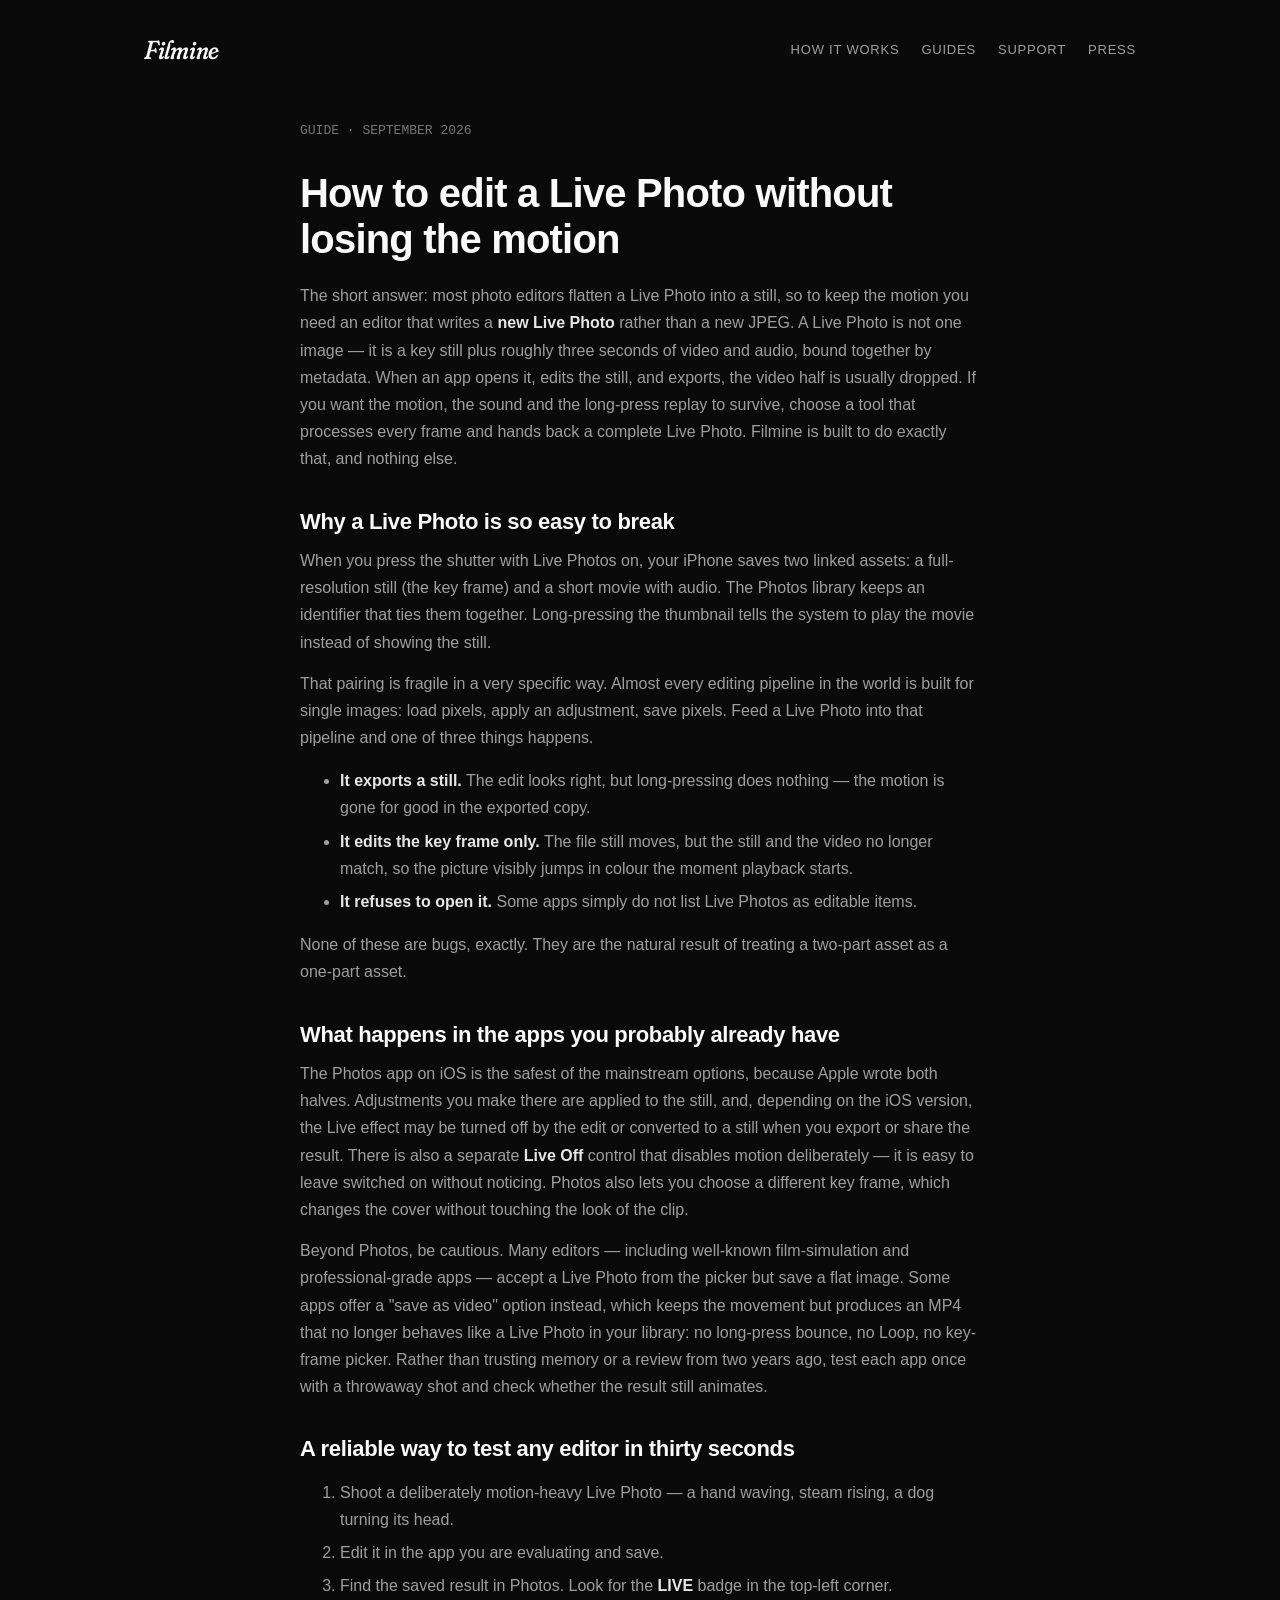
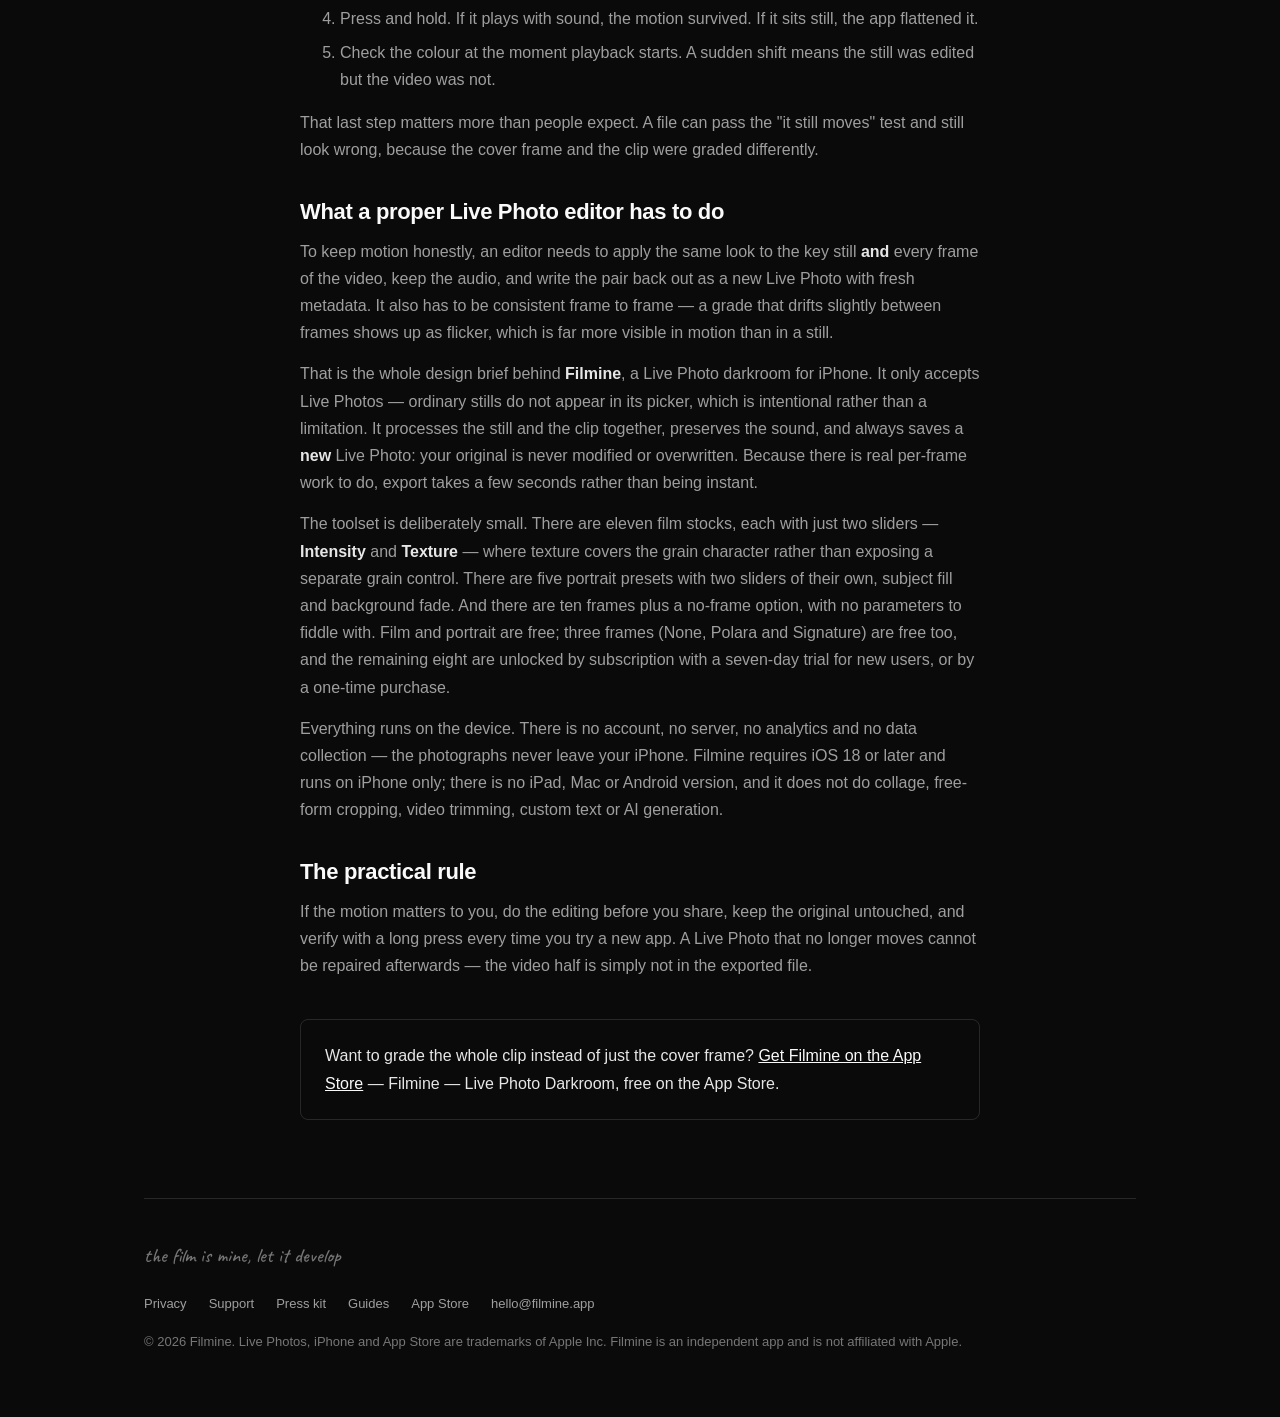
<file: guides/edit-live-photo-keep-motion.html>
<!doctype html>
<html lang="en">
<head>
<meta charset="utf-8">
<meta name="viewport" content="width=device-width, initial-scale=1">
<title>How to Edit a Live Photo Without Losing the Motion</title>
<meta name="description" content="Most editors flatten a Live Photo into a still. Here is what actually happens, how to test any app in 30 seconds, and how to keep the motion and sound.">
<link rel="canonical" href="https://filmine.app/guides/edit-live-photo-keep-motion.html">
<meta name="apple-itunes-app" content="app-id=6808844703">
<link rel="icon" type="image/png" sizes="32x32" href="../assets/favicon-32.png">
<link rel="apple-touch-icon" href="../assets/apple-touch-icon.png">
<meta property="og:type" content="article">
<meta property="og:site_name" content="Filmine">
<meta property="og:title" content="How to Edit a Live Photo Without Losing the Motion">
<meta property="og:description" content="Most editors flatten a Live Photo into a still. Here is what actually happens, how to test any app in 30 seconds, and how to keep the motion and sound.">
<meta property="og:url" content="https://filmine.app/guides/edit-live-photo-keep-motion.html">
<meta property="og:image" content="https://filmine.app/assets/og.png">
<meta name="twitter:card" content="summary_large_image">
<link rel="stylesheet" href="../assets/site.css">
<script type="application/ld+json">
{"@context":"https://schema.org","@type":"Article","headline":"How to edit a Live Photo without losing the motion","description":"Most editors flatten a Live Photo into a still. Here is what actually happens, how to test any app in 30 seconds, and how to keep the motion and sound.","inLanguage":"en","datePublished":"2026-09-22","dateModified":"2026-09-22","author":{"@type":"Organization","name":"Filmine","url":"https://filmine.app/"},"publisher":{"@type":"Organization","name":"Filmine","url":"https://filmine.app/"},"mainEntityOfPage":"https://filmine.app/guides/edit-live-photo-keep-motion.html","about":{"@type":"SoftwareApplication","name":"Filmine — Live Photo Darkroom","operatingSystem":"iOS","applicationCategory":"PhotographyApplication","url":"https://apps.apple.com/app/id6808844703"}}
</script>
</head>
<body>
<div class="wrap">
  <header class="top">
    <a class="wordmark" href="../">Filmine</a>
    <nav>
      <a href="../#how">How it works</a>
      <a href="./">Guides</a>
      <a href="../support.html">Support</a>
      <a href="../press.html">Press</a>
    </nav>
  </header>
  <article>
  <p class="dateline mono">GUIDE · SEPTEMBER 2026</p>
<h1>How to edit a Live Photo without losing the motion</h1>

<p>The short answer: most photo editors flatten a Live Photo into a still, so to keep the motion you need an editor that writes a <strong>new Live Photo</strong> rather than a new JPEG. A Live Photo is not one image — it is a key still plus roughly three seconds of video and audio, bound together by metadata. When an app opens it, edits the still, and exports, the video half is usually dropped. If you want the motion, the sound and the long-press replay to survive, choose a tool that processes every frame and hands back a complete Live Photo. Filmine is built to do exactly that, and nothing else.</p>

<h2>Why a Live Photo is so easy to break</h2>

<p>When you press the shutter with Live Photos on, your iPhone saves two linked assets: a full-resolution still (the key frame) and a short movie with audio. The Photos library keeps an identifier that ties them together. Long-pressing the thumbnail tells the system to play the movie instead of showing the still.</p>

<p>That pairing is fragile in a very specific way. Almost every editing pipeline in the world is built for single images: load pixels, apply an adjustment, save pixels. Feed a Live Photo into that pipeline and one of three things happens.</p>

<ul>
  <li><strong>It exports a still.</strong> The edit looks right, but long-pressing does nothing — the motion is gone for good in the exported copy.</li>
  <li><strong>It edits the key frame only.</strong> The file still moves, but the still and the video no longer match, so the picture visibly jumps in colour the moment playback starts.</li>
  <li><strong>It refuses to open it.</strong> Some apps simply do not list Live Photos as editable items.</li>
</ul>

<p>None of these are bugs, exactly. They are the natural result of treating a two-part asset as a one-part asset.</p>

<h2>What happens in the apps you probably already have</h2>

<p>The Photos app on iOS is the safest of the mainstream options, because Apple wrote both halves. Adjustments you make there are applied to the still, and, depending on the iOS version, the Live effect may be turned off by the edit or converted to a still when you export or share the result. There is also a separate <strong>Live Off</strong> control that disables motion deliberately — it is easy to leave switched on without noticing. Photos also lets you choose a different key frame, which changes the cover without touching the look of the clip.</p>

<p>Beyond Photos, be cautious. Many editors — including well-known film-simulation and professional-grade apps — accept a Live Photo from the picker but save a flat image. Some apps offer a "save as video" option instead, which keeps the movement but produces an MP4 that no longer behaves like a Live Photo in your library: no long-press bounce, no Loop, no key-frame picker. Rather than trusting memory or a review from two years ago, test each app once with a throwaway shot and check whether the result still animates.</p>

<h2>A reliable way to test any editor in thirty seconds</h2>

<ol>
  <li>Shoot a deliberately motion-heavy Live Photo — a hand waving, steam rising, a dog turning its head.</li>
  <li>Edit it in the app you are evaluating and save.</li>
  <li>Find the saved result in Photos. Look for the <strong>LIVE</strong> badge in the top-left corner.</li>
  <li>Press and hold. If it plays with sound, the motion survived. If it sits still, the app flattened it.</li>
  <li>Check the colour at the moment playback starts. A sudden shift means the still was edited but the video was not.</li>
</ol>

<p>That last step matters more than people expect. A file can pass the "it still moves" test and still look wrong, because the cover frame and the clip were graded differently.</p>

<h2>What a proper Live Photo editor has to do</h2>

<p>To keep motion honestly, an editor needs to apply the same look to the key still <strong>and</strong> every frame of the video, keep the audio, and write the pair back out as a new Live Photo with fresh metadata. It also has to be consistent frame to frame — a grade that drifts slightly between frames shows up as flicker, which is far more visible in motion than in a still.</p>

<p>That is the whole design brief behind <strong>Filmine</strong>, a Live Photo darkroom for iPhone. It only accepts Live Photos — ordinary stills do not appear in its picker, which is intentional rather than a limitation. It processes the still and the clip together, preserves the sound, and always saves a <strong>new</strong> Live Photo: your original is never modified or overwritten. Because there is real per-frame work to do, export takes a few seconds rather than being instant.</p>

<p>The toolset is deliberately small. There are eleven film stocks, each with just two sliders — <strong>Intensity</strong> and <strong>Texture</strong> — where texture covers the grain character rather than exposing a separate grain control. There are five portrait presets with two sliders of their own, subject fill and background fade. And there are ten frames plus a no-frame option, with no parameters to fiddle with. Film and portrait are free; three frames (None, Polara and Signature) are free too, and the remaining eight are unlocked by subscription with a seven-day trial for new users, or by a one-time purchase.</p>

<p>Everything runs on the device. There is no account, no server, no analytics and no data collection — the photographs never leave your iPhone. Filmine requires iOS 18 or later and runs on iPhone only; there is no iPad, Mac or Android version, and it does not do collage, free-form cropping, video trimming, custom text or AI generation.</p>

<h2>The practical rule</h2>

<p>If the motion matters to you, do the editing before you share, keep the original untouched, and verify with a long press every time you try a new app. A Live Photo that no longer moves cannot be repaired afterwards — the video half is simply not in the exported file.</p>

<p class="cta">Want to grade the whole clip instead of just the cover frame? <a href="https://apps.apple.com/app/id6808844703">Get Filmine on the App Store</a> — Filmine — Live Photo Darkroom, free on the App Store.</p>
  </article>
  <footer>
    <div class="sig">the film is mine, let it develop</div>
    <div class="row">
      <a href="../privacy.html">Privacy</a>
      <a href="../support.html">Support</a>
      <a href="../press.html">Press kit</a>
      <a href="./">Guides</a>
      <a href="https://apps.apple.com/app/id6808844703">App Store</a>
      <a href="mailto:hello@filmine.app">hello@filmine.app</a>
    </div>
    <div>© 2026 Filmine. Live Photos, iPhone and App Store are trademarks of Apple Inc. Filmine is an independent app and is not affiliated with Apple.</div>
  </footer>
</div>
</body>
</html>
</file>
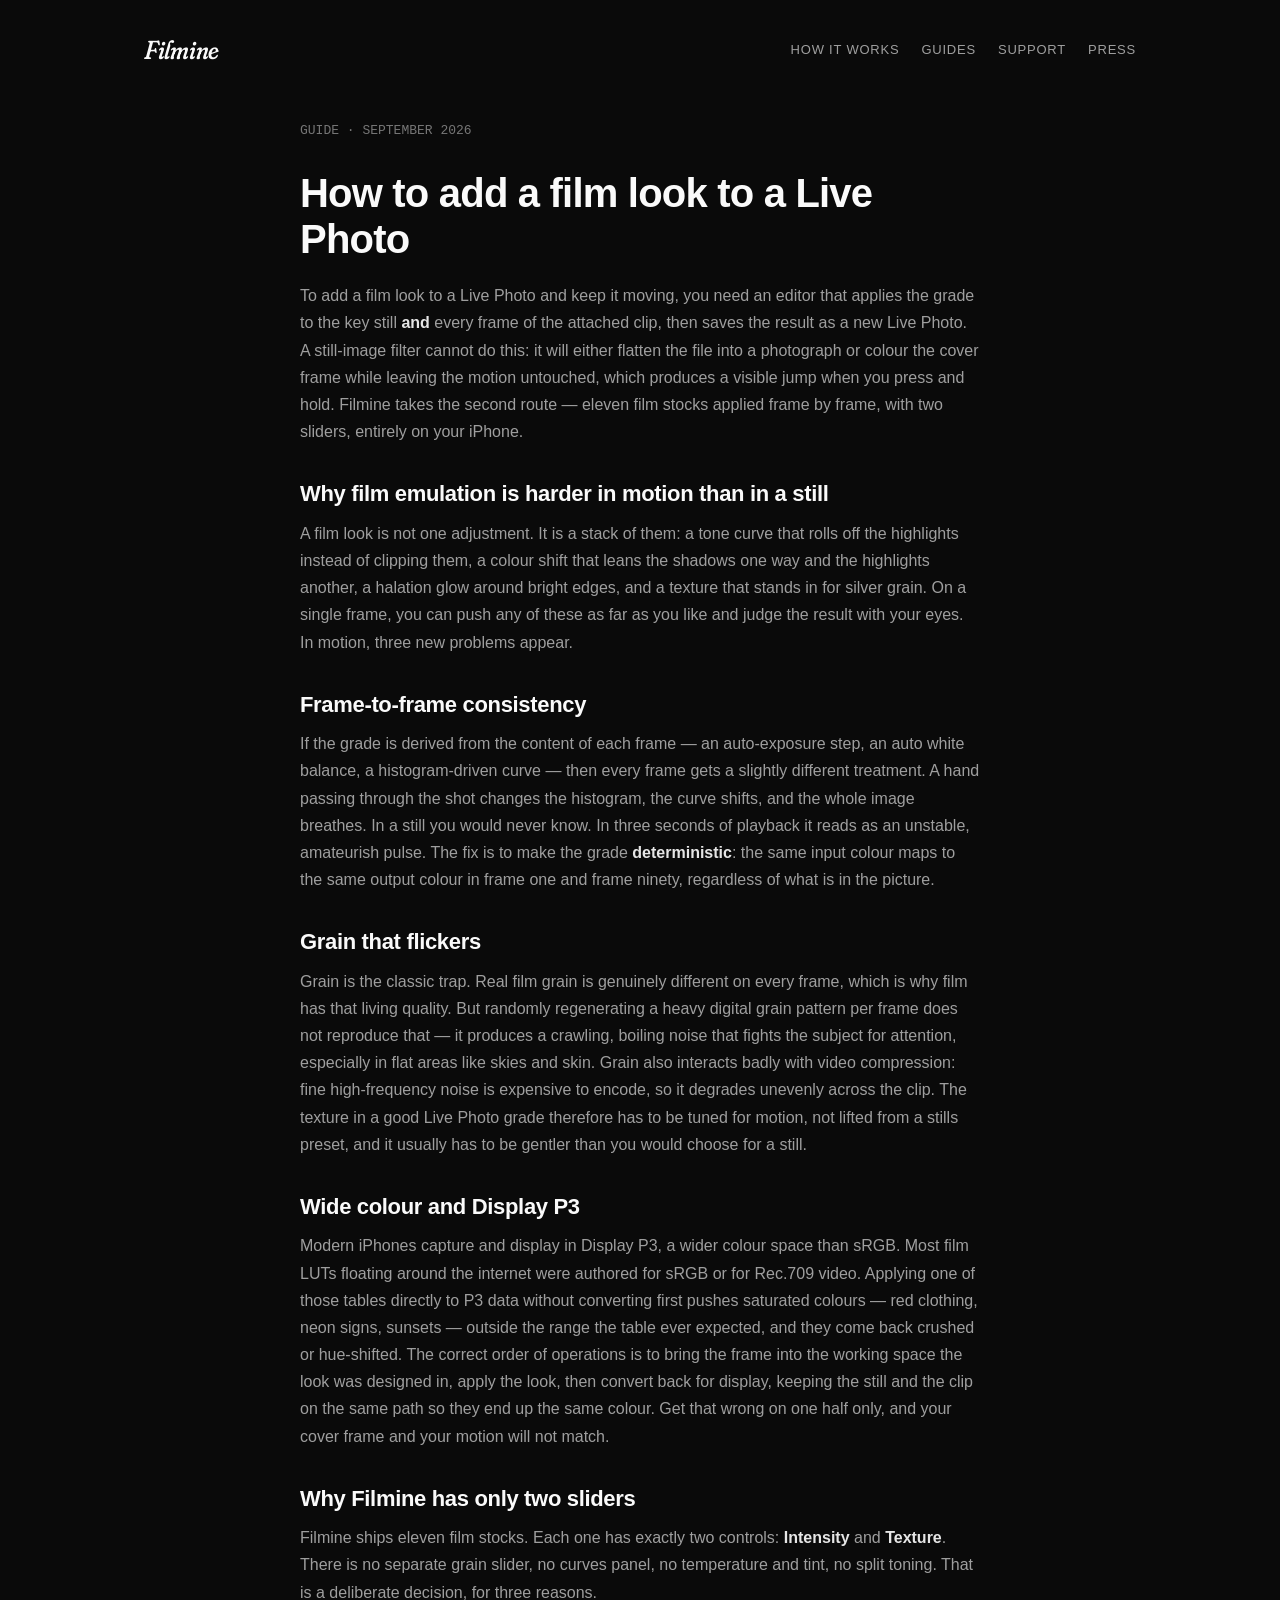
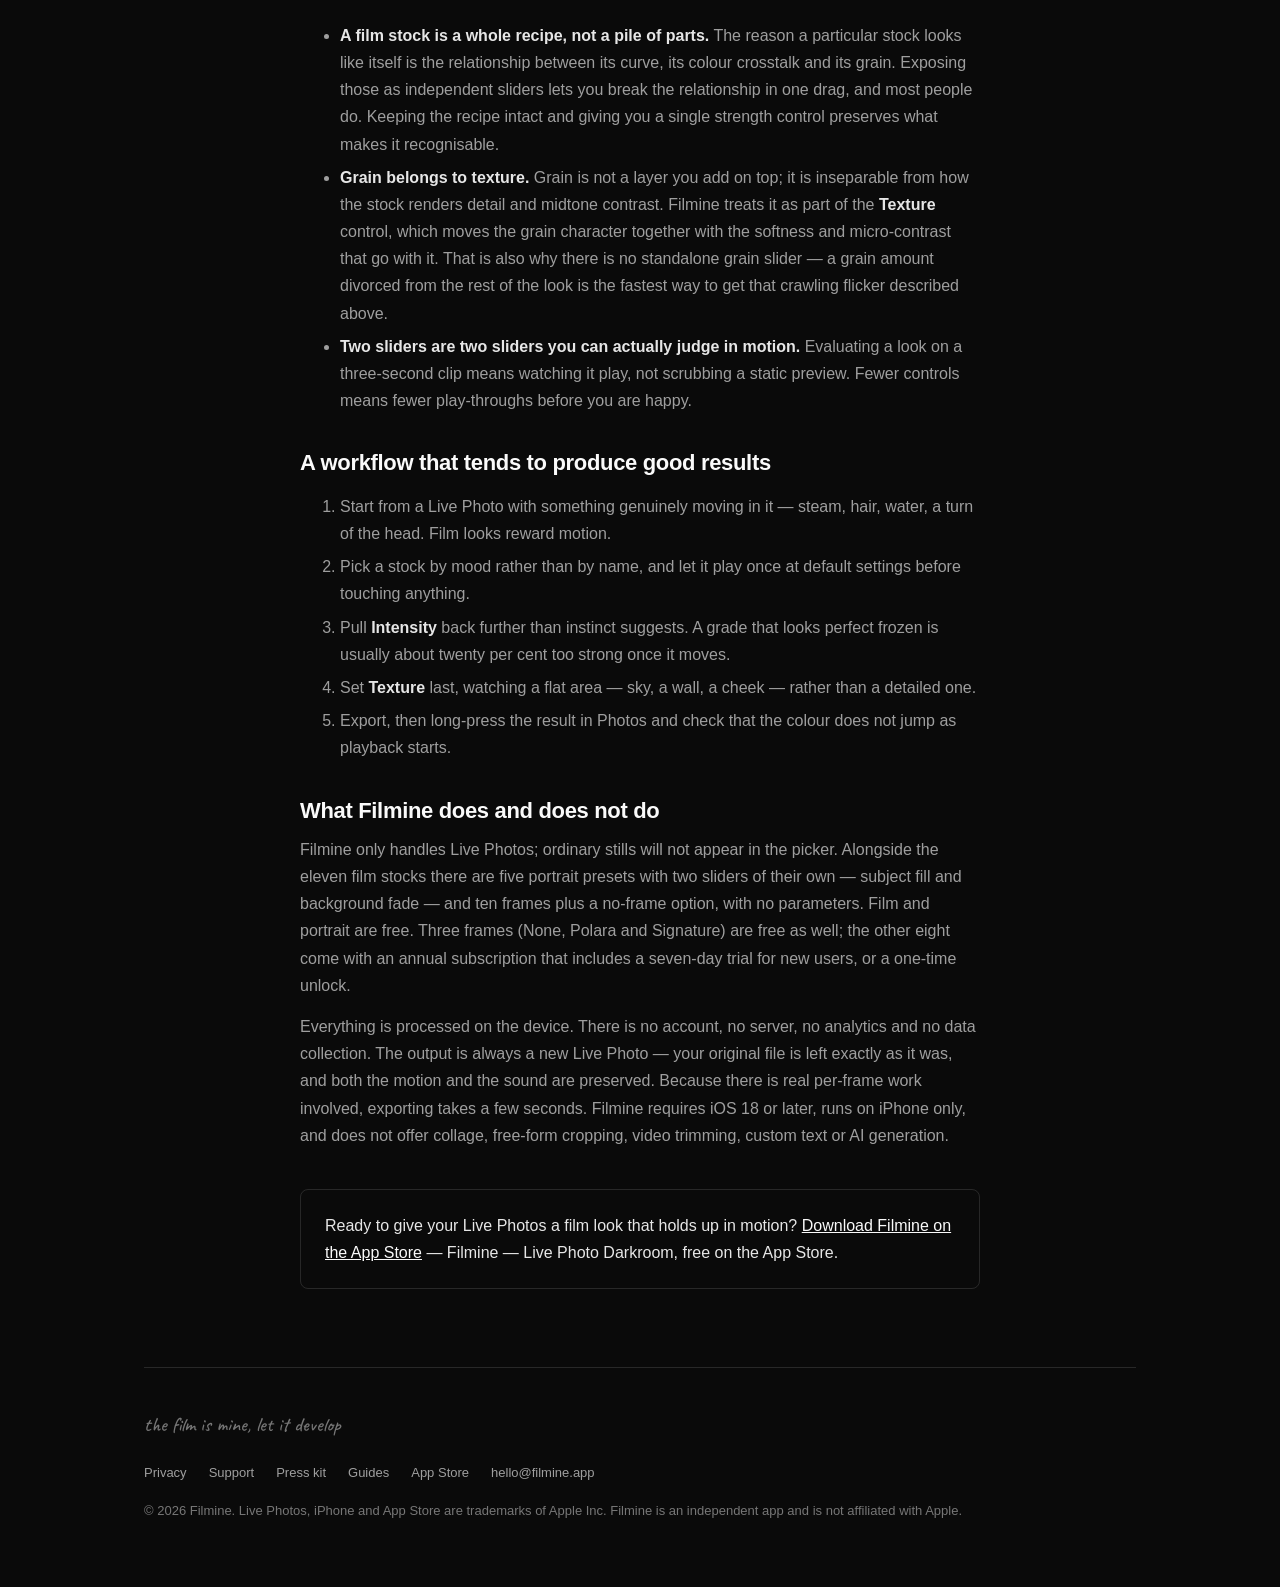
<file: guides/film-look-live-photo.html>
<!doctype html>
<html lang="en">
<head>
<meta charset="utf-8">
<meta name="viewport" content="width=device-width, initial-scale=1">
<title>How to Add a Film Look to a Live Photo</title>
<meta name="description" content="Adding a film look to a Live Photo means grading every frame, not just the cover. Why grain flickers, why Display P3 matters, why two sliders is enough.">
<link rel="canonical" href="https://filmine.app/guides/film-look-live-photo.html">
<meta name="apple-itunes-app" content="app-id=6808844703">
<link rel="icon" type="image/png" sizes="32x32" href="../assets/favicon-32.png">
<link rel="apple-touch-icon" href="../assets/apple-touch-icon.png">
<meta property="og:type" content="article">
<meta property="og:site_name" content="Filmine">
<meta property="og:title" content="How to Add a Film Look to a Live Photo">
<meta property="og:description" content="Adding a film look to a Live Photo means grading every frame, not just the cover. Why grain flickers, why Display P3 matters, why two sliders is enough.">
<meta property="og:url" content="https://filmine.app/guides/film-look-live-photo.html">
<meta property="og:image" content="https://filmine.app/assets/og.png">
<meta name="twitter:card" content="summary_large_image">
<link rel="stylesheet" href="../assets/site.css">
<script type="application/ld+json">
{"@context":"https://schema.org","@type":"Article","headline":"How to add a film look to a Live Photo","description":"Adding a film look to a Live Photo means grading every frame, not just the cover. Why grain flickers, why Display P3 matters, why two sliders is enough.","inLanguage":"en","datePublished":"2026-09-22","dateModified":"2026-09-22","author":{"@type":"Organization","name":"Filmine","url":"https://filmine.app/"},"publisher":{"@type":"Organization","name":"Filmine","url":"https://filmine.app/"},"mainEntityOfPage":"https://filmine.app/guides/film-look-live-photo.html","about":{"@type":"SoftwareApplication","name":"Filmine — Live Photo Darkroom","operatingSystem":"iOS","applicationCategory":"PhotographyApplication","url":"https://apps.apple.com/app/id6808844703"}}
</script>
</head>
<body>
<div class="wrap">
  <header class="top">
    <a class="wordmark" href="../">Filmine</a>
    <nav>
      <a href="../#how">How it works</a>
      <a href="./">Guides</a>
      <a href="../support.html">Support</a>
      <a href="../press.html">Press</a>
    </nav>
  </header>
  <article>
  <p class="dateline mono">GUIDE · SEPTEMBER 2026</p>
<h1>How to add a film look to a Live Photo</h1>

<p>To add a film look to a Live Photo and keep it moving, you need an editor that applies the grade to the key still <strong>and</strong> every frame of the attached clip, then saves the result as a new Live Photo. A still-image filter cannot do this: it will either flatten the file into a photograph or colour the cover frame while leaving the motion untouched, which produces a visible jump when you press and hold. Filmine takes the second route — eleven film stocks applied frame by frame, with two sliders, entirely on your iPhone.</p>

<h2>Why film emulation is harder in motion than in a still</h2>

<p>A film look is not one adjustment. It is a stack of them: a tone curve that rolls off the highlights instead of clipping them, a colour shift that leans the shadows one way and the highlights another, a halation glow around bright edges, and a texture that stands in for silver grain. On a single frame, you can push any of these as far as you like and judge the result with your eyes. In motion, three new problems appear.</p>

<h2>Frame-to-frame consistency</h2>

<p>If the grade is derived from the content of each frame — an auto-exposure step, an auto white balance, a histogram-driven curve — then every frame gets a slightly different treatment. A hand passing through the shot changes the histogram, the curve shifts, and the whole image breathes. In a still you would never know. In three seconds of playback it reads as an unstable, amateurish pulse. The fix is to make the grade <strong>deterministic</strong>: the same input colour maps to the same output colour in frame one and frame ninety, regardless of what is in the picture.</p>

<h2>Grain that flickers</h2>

<p>Grain is the classic trap. Real film grain is genuinely different on every frame, which is why film has that living quality. But randomly regenerating a heavy digital grain pattern per frame does not reproduce that — it produces a crawling, boiling noise that fights the subject for attention, especially in flat areas like skies and skin. Grain also interacts badly with video compression: fine high-frequency noise is expensive to encode, so it degrades unevenly across the clip. The texture in a good Live Photo grade therefore has to be tuned for motion, not lifted from a stills preset, and it usually has to be gentler than you would choose for a still.</p>

<h2>Wide colour and Display P3</h2>

<p>Modern iPhones capture and display in Display P3, a wider colour space than sRGB. Most film LUTs floating around the internet were authored for sRGB or for Rec.709 video. Applying one of those tables directly to P3 data without converting first pushes saturated colours — red clothing, neon signs, sunsets — outside the range the table ever expected, and they come back crushed or hue-shifted. The correct order of operations is to bring the frame into the working space the look was designed in, apply the look, then convert back for display, keeping the still and the clip on the same path so they end up the same colour. Get that wrong on one half only, and your cover frame and your motion will not match.</p>

<h2>Why Filmine has only two sliders</h2>

<p>Filmine ships eleven film stocks. Each one has exactly two controls: <strong>Intensity</strong> and <strong>Texture</strong>. There is no separate grain slider, no curves panel, no temperature and tint, no split toning. That is a deliberate decision, for three reasons.</p>

<ul>
  <li><strong>A film stock is a whole recipe, not a pile of parts.</strong> The reason a particular stock looks like itself is the relationship between its curve, its colour crosstalk and its grain. Exposing those as independent sliders lets you break the relationship in one drag, and most people do. Keeping the recipe intact and giving you a single strength control preserves what makes it recognisable.</li>
  <li><strong>Grain belongs to texture.</strong> Grain is not a layer you add on top; it is inseparable from how the stock renders detail and midtone contrast. Filmine treats it as part of the <strong>Texture</strong> control, which moves the grain character together with the softness and micro-contrast that go with it. That is also why there is no standalone grain slider — a grain amount divorced from the rest of the look is the fastest way to get that crawling flicker described above.</li>
  <li><strong>Two sliders are two sliders you can actually judge in motion.</strong> Evaluating a look on a three-second clip means watching it play, not scrubbing a static preview. Fewer controls means fewer play-throughs before you are happy.</li>
</ul>

<h2>A workflow that tends to produce good results</h2>

<ol>
  <li>Start from a Live Photo with something genuinely moving in it — steam, hair, water, a turn of the head. Film looks reward motion.</li>
  <li>Pick a stock by mood rather than by name, and let it play once at default settings before touching anything.</li>
  <li>Pull <strong>Intensity</strong> back further than instinct suggests. A grade that looks perfect frozen is usually about twenty per cent too strong once it moves.</li>
  <li>Set <strong>Texture</strong> last, watching a flat area — sky, a wall, a cheek — rather than a detailed one.</li>
  <li>Export, then long-press the result in Photos and check that the colour does not jump as playback starts.</li>
</ol>

<h2>What Filmine does and does not do</h2>

<p>Filmine only handles Live Photos; ordinary stills will not appear in the picker. Alongside the eleven film stocks there are five portrait presets with two sliders of their own — subject fill and background fade — and ten frames plus a no-frame option, with no parameters. Film and portrait are free. Three frames (None, Polara and Signature) are free as well; the other eight come with an annual subscription that includes a seven-day trial for new users, or a one-time unlock.</p>

<p>Everything is processed on the device. There is no account, no server, no analytics and no data collection. The output is always a new Live Photo — your original file is left exactly as it was, and both the motion and the sound are preserved. Because there is real per-frame work involved, exporting takes a few seconds. Filmine requires iOS 18 or later, runs on iPhone only, and does not offer collage, free-form cropping, video trimming, custom text or AI generation.</p>

<p class="cta">Ready to give your Live Photos a film look that holds up in motion? <a href="https://apps.apple.com/app/id6808844703">Download Filmine on the App Store</a> — Filmine — Live Photo Darkroom, free on the App Store.</p>
  </article>
  <footer>
    <div class="sig">the film is mine, let it develop</div>
    <div class="row">
      <a href="../privacy.html">Privacy</a>
      <a href="../support.html">Support</a>
      <a href="../press.html">Press kit</a>
      <a href="./">Guides</a>
      <a href="https://apps.apple.com/app/id6808844703">App Store</a>
      <a href="mailto:hello@filmine.app">hello@filmine.app</a>
    </div>
    <div>© 2026 Filmine. Live Photos, iPhone and App Store are trademarks of Apple Inc. Filmine is an independent app and is not affiliated with Apple.</div>
  </footer>
</div>
</body>
</html>
</file>
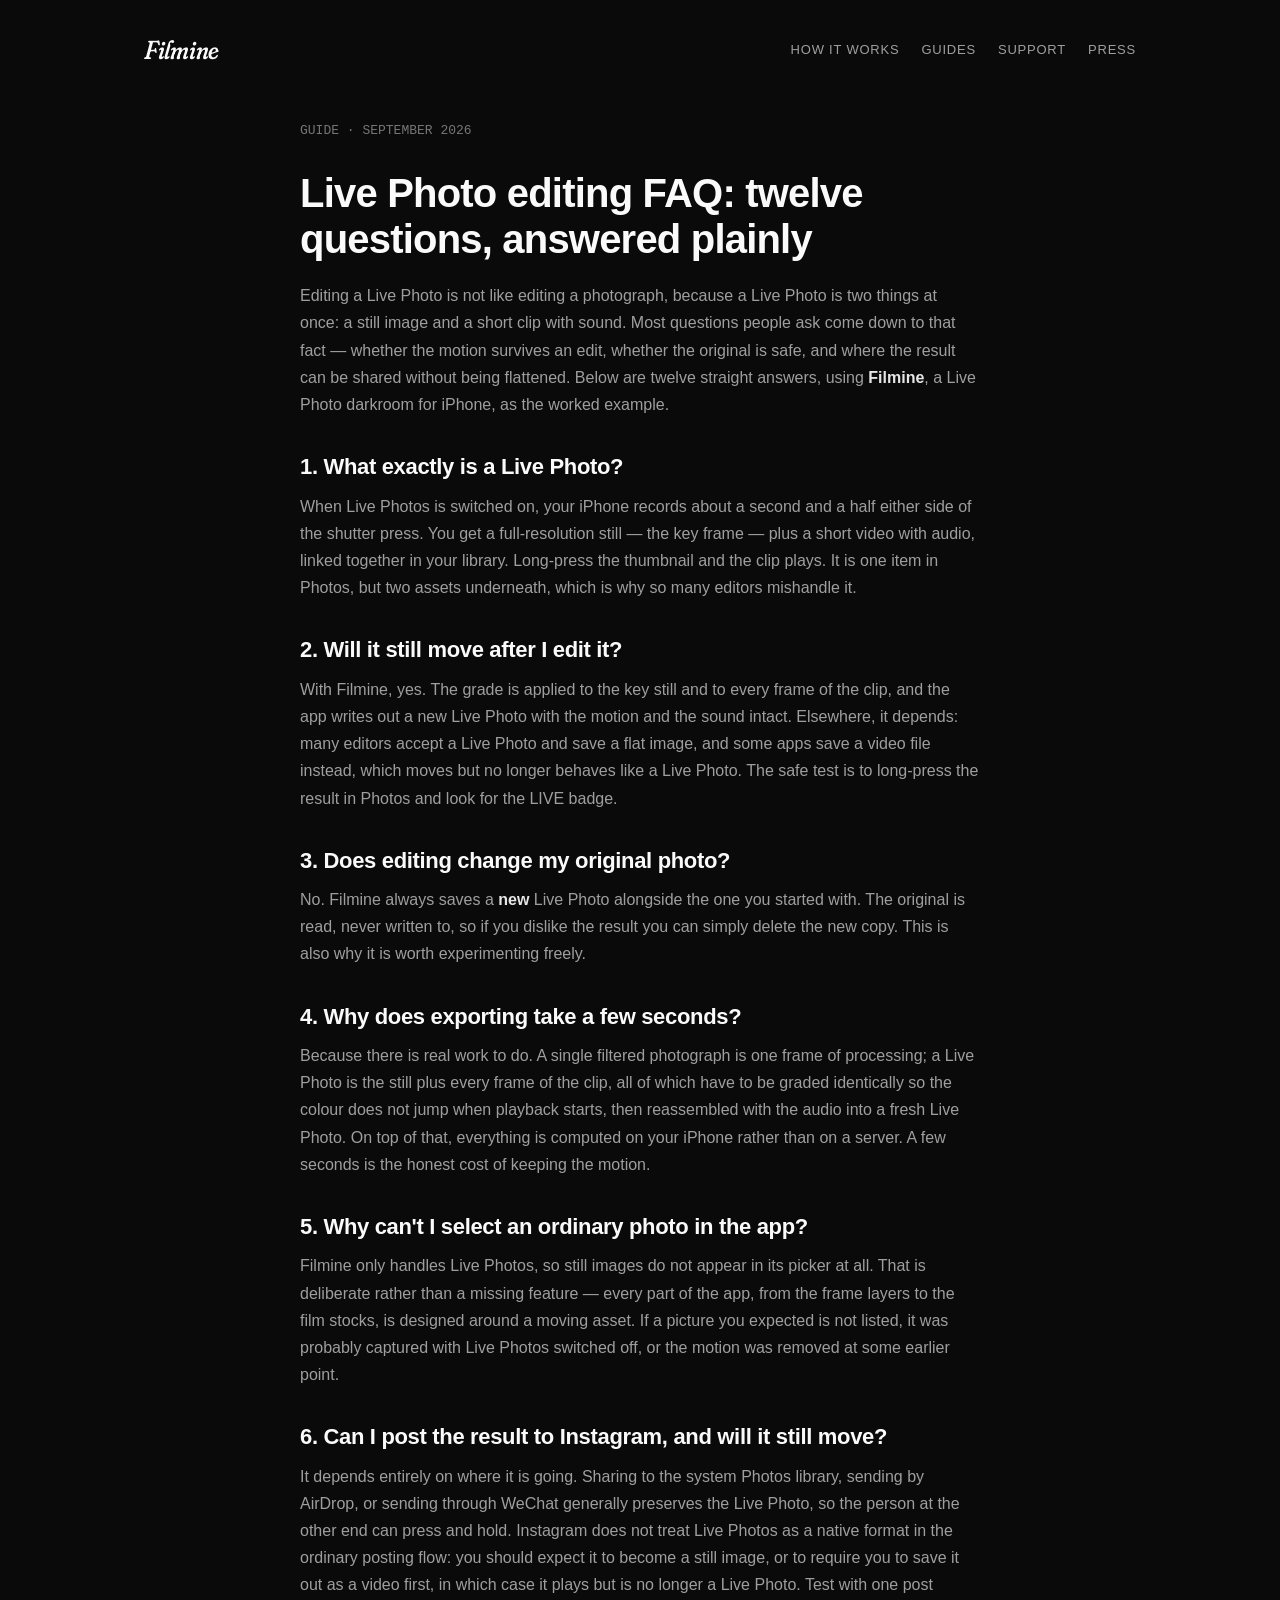
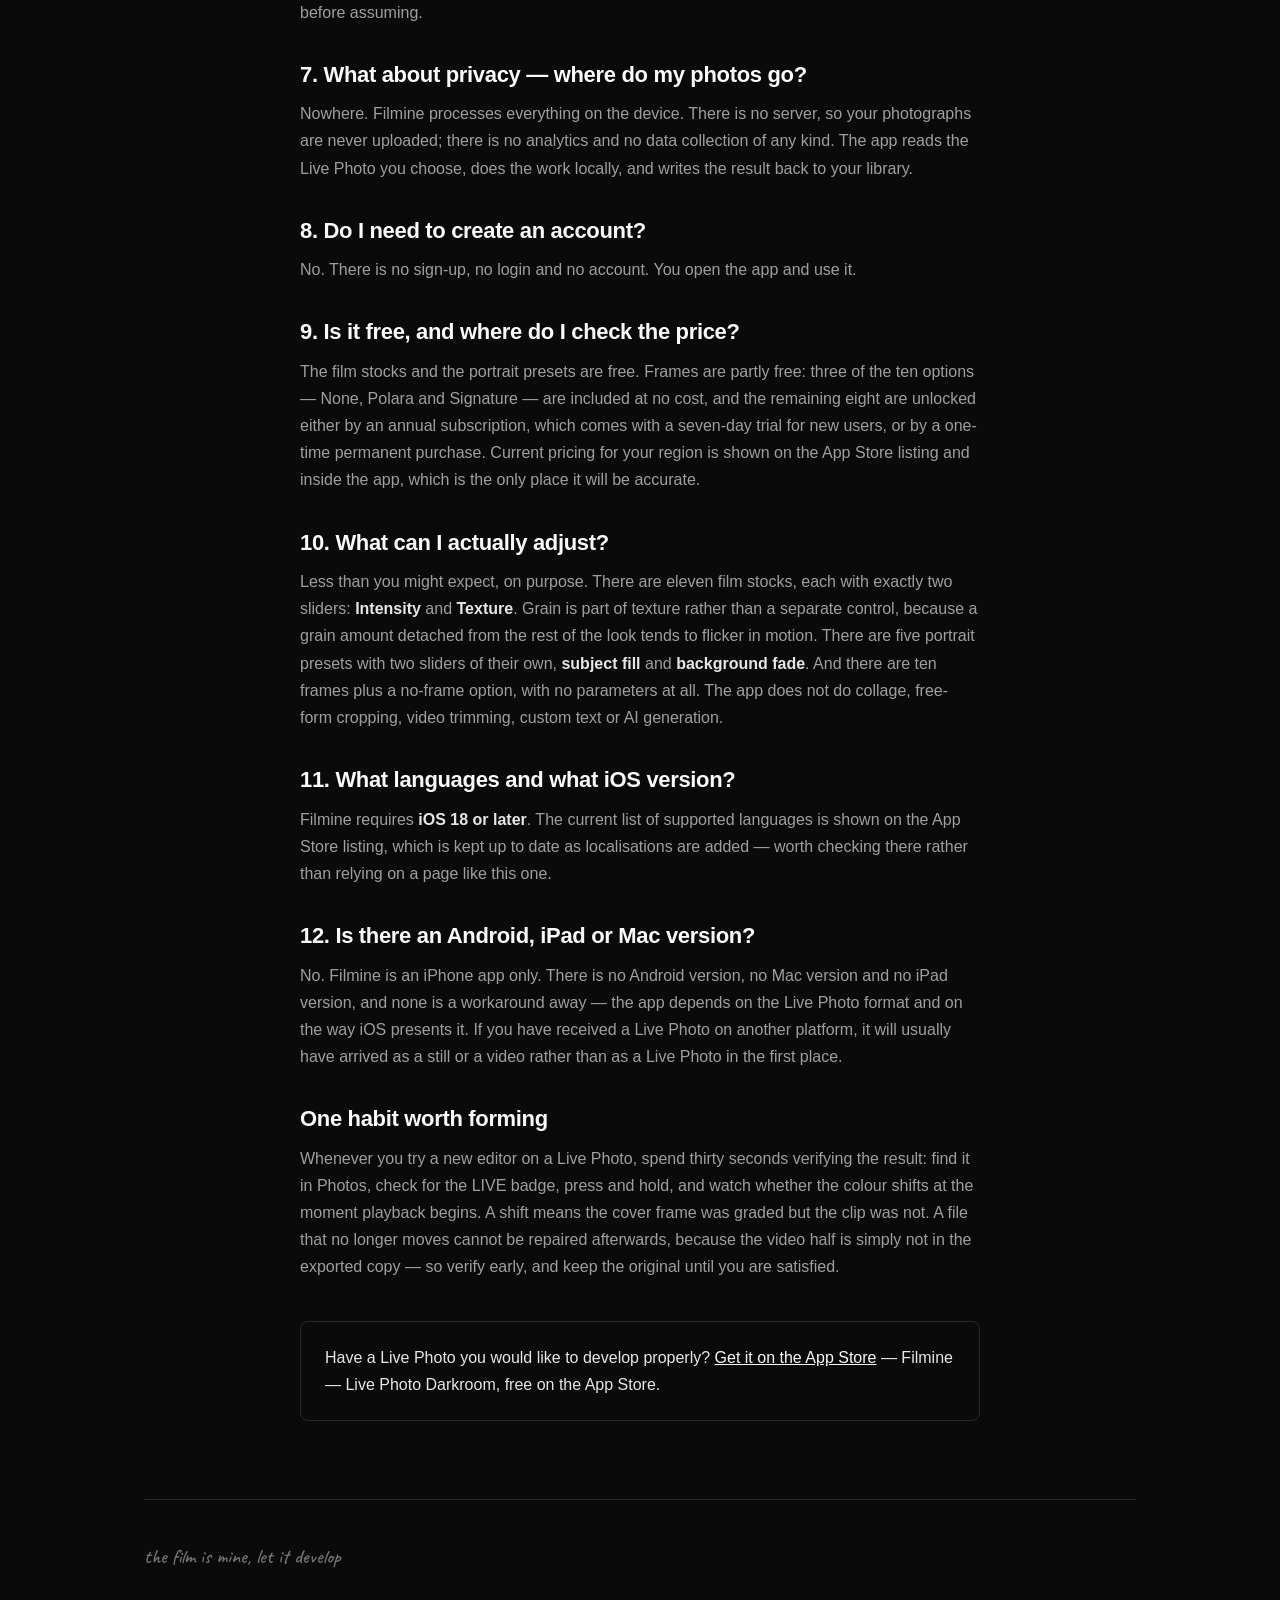
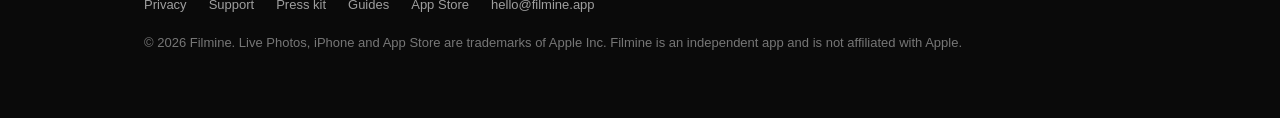
<file: guides/live-photo-faq.html>
<!doctype html>
<html lang="en">
<head>
<meta charset="utf-8">
<meta name="viewport" content="width=device-width, initial-scale=1">
<title>Live Photo Editing FAQ: 12 Questions Answered</title>
<meta name="description" content="Will it still move after editing? Is the original safe? Does it work on Instagram or WeChat? Twelve plain answers about editing Live Photos on iPhone.">
<link rel="canonical" href="https://filmine.app/guides/live-photo-faq.html">
<meta name="apple-itunes-app" content="app-id=6808844703">
<link rel="icon" type="image/png" sizes="32x32" href="../assets/favicon-32.png">
<link rel="apple-touch-icon" href="../assets/apple-touch-icon.png">
<meta property="og:type" content="article">
<meta property="og:site_name" content="Filmine">
<meta property="og:title" content="Live Photo Editing FAQ: 12 Questions Answered">
<meta property="og:description" content="Will it still move after editing? Is the original safe? Does it work on Instagram or WeChat? Twelve plain answers about editing Live Photos on iPhone.">
<meta property="og:url" content="https://filmine.app/guides/live-photo-faq.html">
<meta property="og:image" content="https://filmine.app/assets/og.png">
<meta name="twitter:card" content="summary_large_image">
<link rel="stylesheet" href="../assets/site.css">
<script type="application/ld+json">
{"@context":"https://schema.org","@type":"Article","headline":"Live Photo editing FAQ: twelve questions, answered plainly","description":"Will it still move after editing? Is the original safe? Does it work on Instagram or WeChat? Twelve plain answers about editing Live Photos on iPhone.","inLanguage":"en","datePublished":"2026-09-22","dateModified":"2026-09-22","author":{"@type":"Organization","name":"Filmine","url":"https://filmine.app/"},"publisher":{"@type":"Organization","name":"Filmine","url":"https://filmine.app/"},"mainEntityOfPage":"https://filmine.app/guides/live-photo-faq.html","about":{"@type":"SoftwareApplication","name":"Filmine — Live Photo Darkroom","operatingSystem":"iOS","applicationCategory":"PhotographyApplication","url":"https://apps.apple.com/app/id6808844703"}}
</script>
</head>
<body>
<div class="wrap">
  <header class="top">
    <a class="wordmark" href="../">Filmine</a>
    <nav>
      <a href="../#how">How it works</a>
      <a href="./">Guides</a>
      <a href="../support.html">Support</a>
      <a href="../press.html">Press</a>
    </nav>
  </header>
  <article>
  <p class="dateline mono">GUIDE · SEPTEMBER 2026</p>
<h1>Live Photo editing FAQ: twelve questions, answered plainly</h1>

<p>Editing a Live Photo is not like editing a photograph, because a Live Photo is two things at once: a still image and a short clip with sound. Most questions people ask come down to that fact — whether the motion survives an edit, whether the original is safe, and where the result can be shared without being flattened. Below are twelve straight answers, using <strong>Filmine</strong>, a Live Photo darkroom for iPhone, as the worked example.</p>

<h2>1. What exactly is a Live Photo?</h2>

<p>When Live Photos is switched on, your iPhone records about a second and a half either side of the shutter press. You get a full-resolution still — the key frame — plus a short video with audio, linked together in your library. Long-press the thumbnail and the clip plays. It is one item in Photos, but two assets underneath, which is why so many editors mishandle it.</p>

<h2>2. Will it still move after I edit it?</h2>

<p>With Filmine, yes. The grade is applied to the key still and to every frame of the clip, and the app writes out a new Live Photo with the motion and the sound intact. Elsewhere, it depends: many editors accept a Live Photo and save a flat image, and some apps save a video file instead, which moves but no longer behaves like a Live Photo. The safe test is to long-press the result in Photos and look for the LIVE badge.</p>

<h2>3. Does editing change my original photo?</h2>

<p>No. Filmine always saves a <strong>new</strong> Live Photo alongside the one you started with. The original is read, never written to, so if you dislike the result you can simply delete the new copy. This is also why it is worth experimenting freely.</p>

<h2>4. Why does exporting take a few seconds?</h2>

<p>Because there is real work to do. A single filtered photograph is one frame of processing; a Live Photo is the still plus every frame of the clip, all of which have to be graded identically so the colour does not jump when playback starts, then reassembled with the audio into a fresh Live Photo. On top of that, everything is computed on your iPhone rather than on a server. A few seconds is the honest cost of keeping the motion.</p>

<h2>5. Why can't I select an ordinary photo in the app?</h2>

<p>Filmine only handles Live Photos, so still images do not appear in its picker at all. That is deliberate rather than a missing feature — every part of the app, from the frame layers to the film stocks, is designed around a moving asset. If a picture you expected is not listed, it was probably captured with Live Photos switched off, or the motion was removed at some earlier point.</p>

<h2>6. Can I post the result to Instagram, and will it still move?</h2>

<p>It depends entirely on where it is going. Sharing to the system Photos library, sending by AirDrop, or sending through WeChat generally preserves the Live Photo, so the person at the other end can press and hold. Instagram does not treat Live Photos as a native format in the ordinary posting flow: you should expect it to become a still image, or to require you to save it out as a video first, in which case it plays but is no longer a Live Photo. Test with one post before assuming.</p>

<h2>7. What about privacy — where do my photos go?</h2>

<p>Nowhere. Filmine processes everything on the device. There is no server, so your photographs are never uploaded; there is no analytics and no data collection of any kind. The app reads the Live Photo you choose, does the work locally, and writes the result back to your library.</p>

<h2>8. Do I need to create an account?</h2>

<p>No. There is no sign-up, no login and no account. You open the app and use it.</p>

<h2>9. Is it free, and where do I check the price?</h2>

<p>The film stocks and the portrait presets are free. Frames are partly free: three of the ten options — None, Polara and Signature — are included at no cost, and the remaining eight are unlocked either by an annual subscription, which comes with a seven-day trial for new users, or by a one-time permanent purchase. Current pricing for your region is shown on the App Store listing and inside the app, which is the only place it will be accurate.</p>

<h2>10. What can I actually adjust?</h2>

<p>Less than you might expect, on purpose. There are eleven film stocks, each with exactly two sliders: <strong>Intensity</strong> and <strong>Texture</strong>. Grain is part of texture rather than a separate control, because a grain amount detached from the rest of the look tends to flicker in motion. There are five portrait presets with two sliders of their own, <strong>subject fill</strong> and <strong>background fade</strong>. And there are ten frames plus a no-frame option, with no parameters at all. The app does not do collage, free-form cropping, video trimming, custom text or AI generation.</p>

<h2>11. What languages and what iOS version?</h2>

<p>Filmine requires <strong>iOS 18 or later</strong>. The current list of supported languages is shown on the App Store listing, which is kept up to date as localisations are added — worth checking there rather than relying on a page like this one.</p>

<h2>12. Is there an Android, iPad or Mac version?</h2>

<p>No. Filmine is an iPhone app only. There is no Android version, no Mac version and no iPad version, and none is a workaround away — the app depends on the Live Photo format and on the way iOS presents it. If you have received a Live Photo on another platform, it will usually have arrived as a still or a video rather than as a Live Photo in the first place.</p>

<h2>One habit worth forming</h2>

<p>Whenever you try a new editor on a Live Photo, spend thirty seconds verifying the result: find it in Photos, check for the LIVE badge, press and hold, and watch whether the colour shifts at the moment playback begins. A shift means the cover frame was graded but the clip was not. A file that no longer moves cannot be repaired afterwards, because the video half is simply not in the exported copy — so verify early, and keep the original until you are satisfied.</p>

<p class="cta">Have a Live Photo you would like to develop properly? <a href="https://apps.apple.com/app/id6808844703">Get it on the App Store</a> — Filmine — Live Photo Darkroom, free on the App Store.</p>
  </article>
  <footer>
    <div class="sig">the film is mine, let it develop</div>
    <div class="row">
      <a href="../privacy.html">Privacy</a>
      <a href="../support.html">Support</a>
      <a href="../press.html">Press kit</a>
      <a href="./">Guides</a>
      <a href="https://apps.apple.com/app/id6808844703">App Store</a>
      <a href="mailto:hello@filmine.app">hello@filmine.app</a>
    </div>
    <div>© 2026 Filmine. Live Photos, iPhone and App Store are trademarks of Apple Inc. Filmine is an independent app and is not affiliated with Apple.</div>
  </footer>
</div>
</body>
</html>
</file>
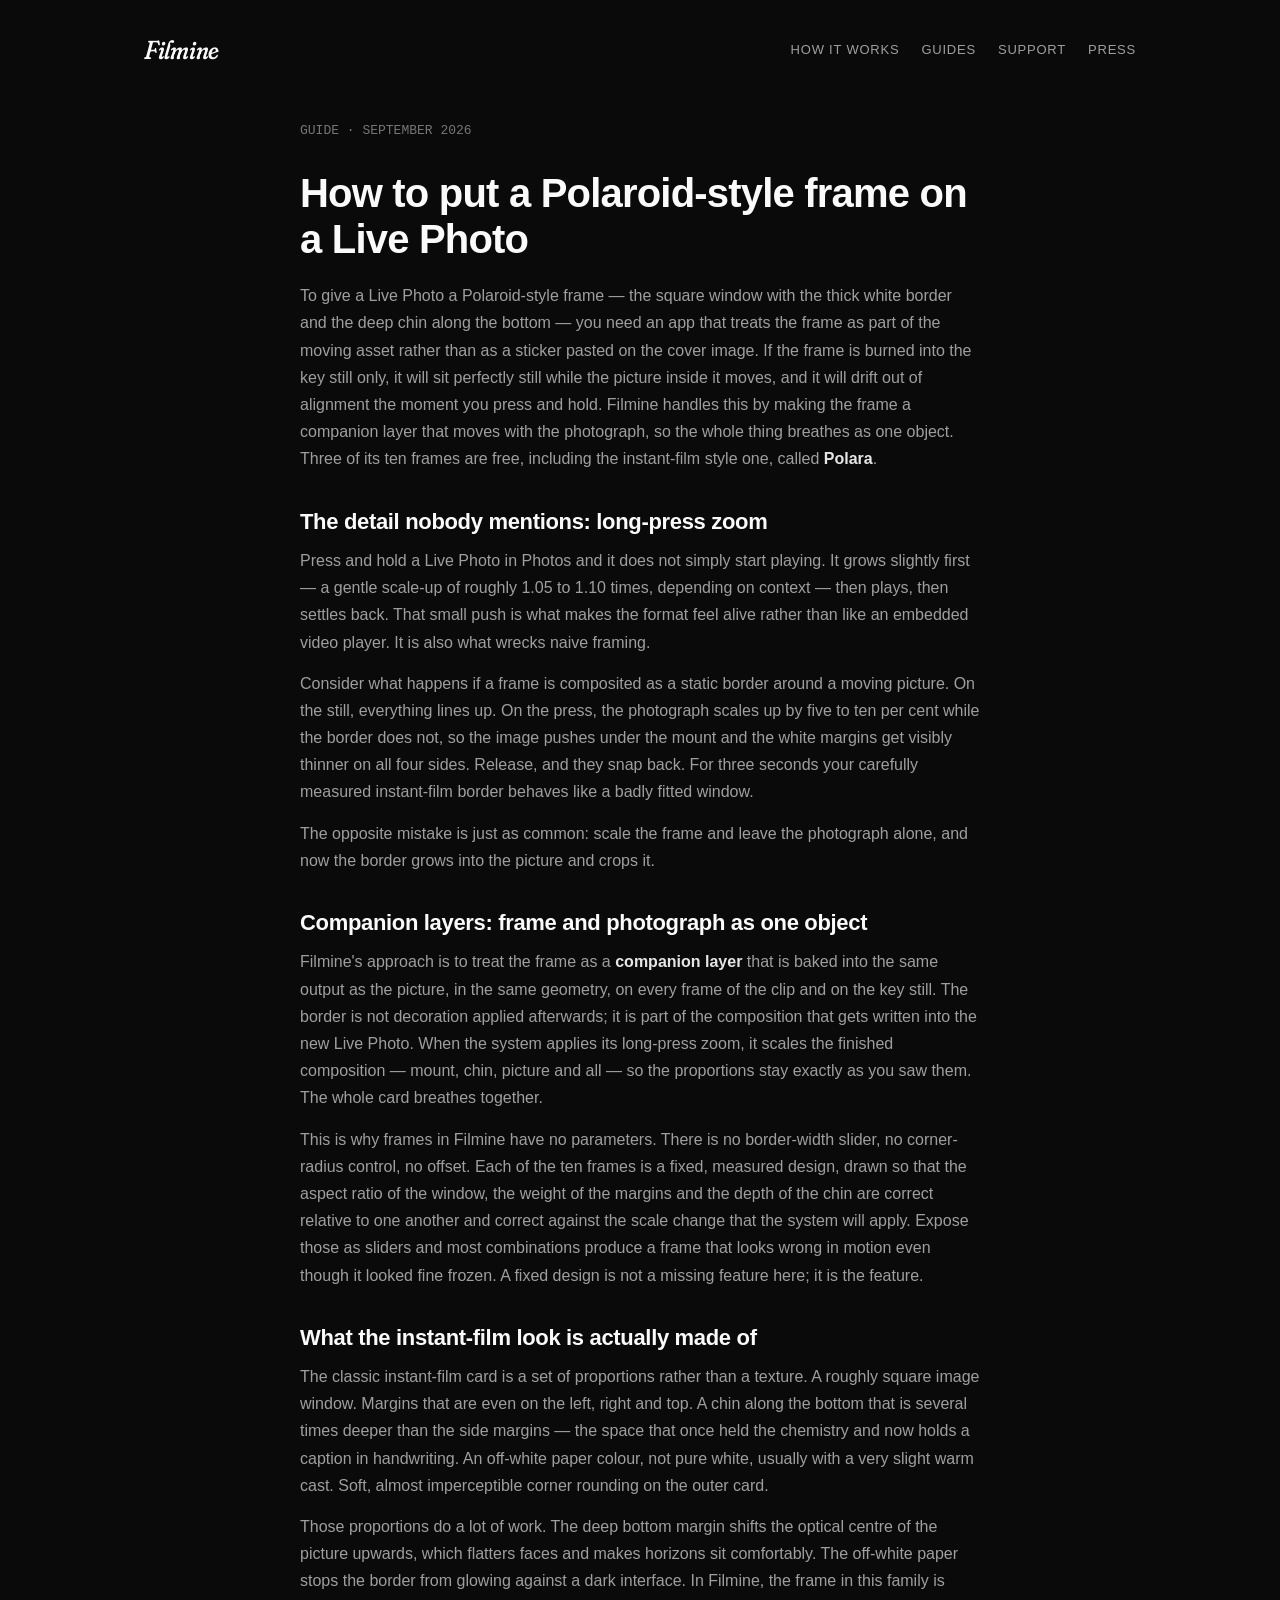
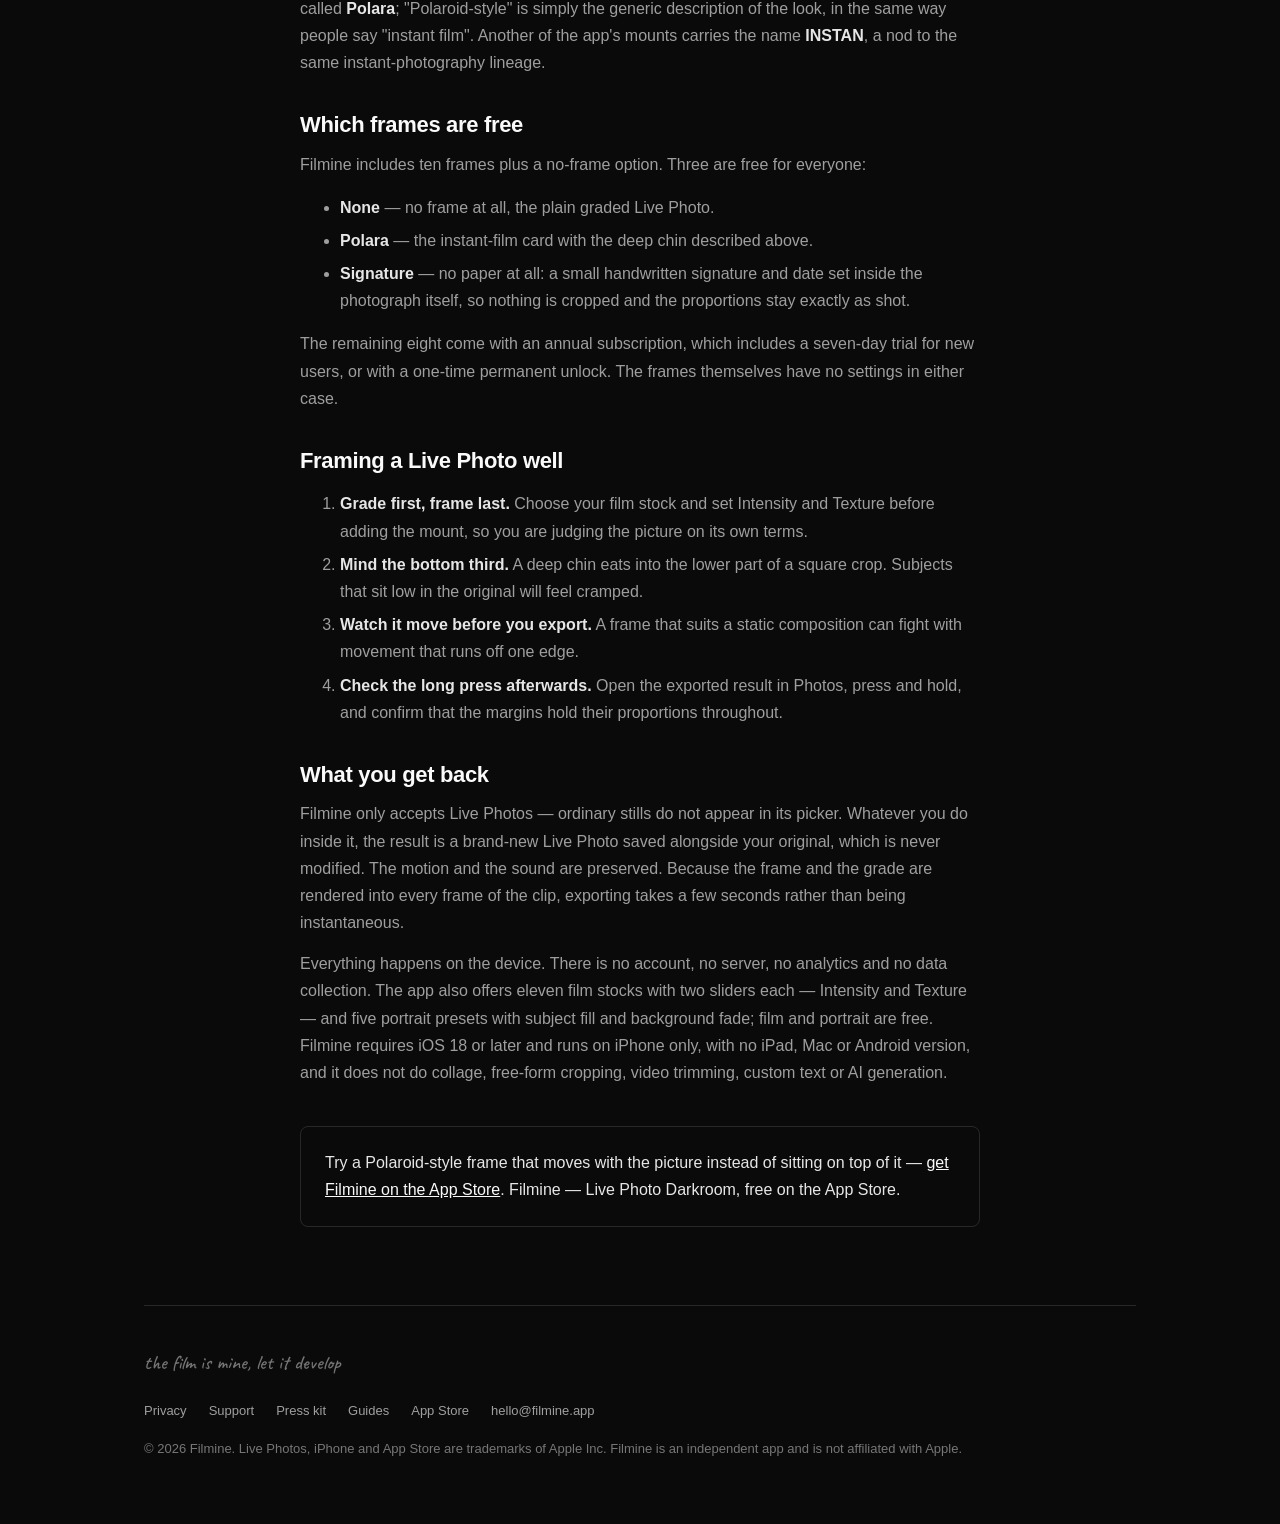
<file: guides/live-photo-frames-polaroid-style.html>
<!doctype html>
<html lang="en">
<head>
<meta charset="utf-8">
<meta name="viewport" content="width=device-width, initial-scale=1">
<title>Polaroid-Style Frames for Live Photos on iPhone</title>
<meta name="description" content="A Polaroid-style frame must move with the picture, because long-press zooms a Live Photo by about 1.05-1.10x. How companion-layer framing keeps it aligned.">
<link rel="canonical" href="https://filmine.app/guides/live-photo-frames-polaroid-style.html">
<meta name="apple-itunes-app" content="app-id=6808844703">
<link rel="icon" type="image/png" sizes="32x32" href="../assets/favicon-32.png">
<link rel="apple-touch-icon" href="../assets/apple-touch-icon.png">
<meta property="og:type" content="article">
<meta property="og:site_name" content="Filmine">
<meta property="og:title" content="Polaroid-Style Frames for Live Photos on iPhone">
<meta property="og:description" content="A Polaroid-style frame must move with the picture, because long-press zooms a Live Photo by about 1.05-1.10x. How companion-layer framing keeps it aligned.">
<meta property="og:url" content="https://filmine.app/guides/live-photo-frames-polaroid-style.html">
<meta property="og:image" content="https://filmine.app/assets/og.png">
<meta name="twitter:card" content="summary_large_image">
<link rel="stylesheet" href="../assets/site.css">
<script type="application/ld+json">
{"@context":"https://schema.org","@type":"Article","headline":"How to put a Polaroid-style frame on a Live Photo","description":"A Polaroid-style frame must move with the picture, because long-press zooms a Live Photo by about 1.05-1.10x. How companion-layer framing keeps it aligned.","inLanguage":"en","datePublished":"2026-09-22","dateModified":"2026-09-22","author":{"@type":"Organization","name":"Filmine","url":"https://filmine.app/"},"publisher":{"@type":"Organization","name":"Filmine","url":"https://filmine.app/"},"mainEntityOfPage":"https://filmine.app/guides/live-photo-frames-polaroid-style.html","about":{"@type":"SoftwareApplication","name":"Filmine — Live Photo Darkroom","operatingSystem":"iOS","applicationCategory":"PhotographyApplication","url":"https://apps.apple.com/app/id6808844703"}}
</script>
</head>
<body>
<div class="wrap">
  <header class="top">
    <a class="wordmark" href="../">Filmine</a>
    <nav>
      <a href="../#how">How it works</a>
      <a href="./">Guides</a>
      <a href="../support.html">Support</a>
      <a href="../press.html">Press</a>
    </nav>
  </header>
  <article>
  <p class="dateline mono">GUIDE · SEPTEMBER 2026</p>
<h1>How to put a Polaroid-style frame on a Live Photo</h1>

<p>To give a Live Photo a Polaroid-style frame — the square window with the thick white border and the deep chin along the bottom — you need an app that treats the frame as part of the moving asset rather than as a sticker pasted on the cover image. If the frame is burned into the key still only, it will sit perfectly still while the picture inside it moves, and it will drift out of alignment the moment you press and hold. Filmine handles this by making the frame a companion layer that moves with the photograph, so the whole thing breathes as one object. Three of its ten frames are free, including the instant-film style one, called <strong>Polara</strong>.</p>

<h2>The detail nobody mentions: long-press zoom</h2>

<p>Press and hold a Live Photo in Photos and it does not simply start playing. It grows slightly first — a gentle scale-up of roughly 1.05 to 1.10 times, depending on context — then plays, then settles back. That small push is what makes the format feel alive rather than like an embedded video player. It is also what wrecks naive framing.</p>

<p>Consider what happens if a frame is composited as a static border around a moving picture. On the still, everything lines up. On the press, the photograph scales up by five to ten per cent while the border does not, so the image pushes under the mount and the white margins get visibly thinner on all four sides. Release, and they snap back. For three seconds your carefully measured instant-film border behaves like a badly fitted window.</p>

<p>The opposite mistake is just as common: scale the frame and leave the photograph alone, and now the border grows into the picture and crops it.</p>

<h2>Companion layers: frame and photograph as one object</h2>

<p>Filmine's approach is to treat the frame as a <strong>companion layer</strong> that is baked into the same output as the picture, in the same geometry, on every frame of the clip and on the key still. The border is not decoration applied afterwards; it is part of the composition that gets written into the new Live Photo. When the system applies its long-press zoom, it scales the finished composition — mount, chin, picture and all — so the proportions stay exactly as you saw them. The whole card breathes together.</p>

<p>This is why frames in Filmine have no parameters. There is no border-width slider, no corner-radius control, no offset. Each of the ten frames is a fixed, measured design, drawn so that the aspect ratio of the window, the weight of the margins and the depth of the chin are correct relative to one another and correct against the scale change that the system will apply. Expose those as sliders and most combinations produce a frame that looks wrong in motion even though it looked fine frozen. A fixed design is not a missing feature here; it is the feature.</p>

<h2>What the instant-film look is actually made of</h2>

<p>The classic instant-film card is a set of proportions rather than a texture. A roughly square image window. Margins that are even on the left, right and top. A chin along the bottom that is several times deeper than the side margins — the space that once held the chemistry and now holds a caption in handwriting. An off-white paper colour, not pure white, usually with a very slight warm cast. Soft, almost imperceptible corner rounding on the outer card.</p>

<p>Those proportions do a lot of work. The deep bottom margin shifts the optical centre of the picture upwards, which flatters faces and makes horizons sit comfortably. The off-white paper stops the border from glowing against a dark interface. In Filmine, the frame in this family is called <strong>Polara</strong>; "Polaroid-style" is simply the generic description of the look, in the same way people say "instant film". Another of the app's mounts carries the name <strong>INSTAN</strong>, a nod to the same instant-photography lineage.</p>

<h2>Which frames are free</h2>

<p>Filmine includes ten frames plus a no-frame option. Three are free for everyone:</p>

<ul>
  <li><strong>None</strong> — no frame at all, the plain graded Live Photo.</li>
  <li><strong>Polara</strong> — the instant-film card with the deep chin described above.</li>
  <li><strong>Signature</strong> — no paper at all: a small handwritten signature and date set inside the photograph itself, so nothing is cropped and the proportions stay exactly as shot.</li>
</ul>

<p>The remaining eight come with an annual subscription, which includes a seven-day trial for new users, or with a one-time permanent unlock. The frames themselves have no settings in either case.</p>

<h2>Framing a Live Photo well</h2>

<ol>
  <li><strong>Grade first, frame last.</strong> Choose your film stock and set Intensity and Texture before adding the mount, so you are judging the picture on its own terms.</li>
  <li><strong>Mind the bottom third.</strong> A deep chin eats into the lower part of a square crop. Subjects that sit low in the original will feel cramped.</li>
  <li><strong>Watch it move before you export.</strong> A frame that suits a static composition can fight with movement that runs off one edge.</li>
  <li><strong>Check the long press afterwards.</strong> Open the exported result in Photos, press and hold, and confirm that the margins hold their proportions throughout.</li>
</ol>

<h2>What you get back</h2>

<p>Filmine only accepts Live Photos — ordinary stills do not appear in its picker. Whatever you do inside it, the result is a brand-new Live Photo saved alongside your original, which is never modified. The motion and the sound are preserved. Because the frame and the grade are rendered into every frame of the clip, exporting takes a few seconds rather than being instantaneous.</p>

<p>Everything happens on the device. There is no account, no server, no analytics and no data collection. The app also offers eleven film stocks with two sliders each — Intensity and Texture — and five portrait presets with subject fill and background fade; film and portrait are free. Filmine requires iOS 18 or later and runs on iPhone only, with no iPad, Mac or Android version, and it does not do collage, free-form cropping, video trimming, custom text or AI generation.</p>

<p class="cta">Try a Polaroid-style frame that moves with the picture instead of sitting on top of it — <a href="https://apps.apple.com/app/id6808844703">get Filmine on the App Store</a>. Filmine — Live Photo Darkroom, free on the App Store.</p>
  </article>
  <footer>
    <div class="sig">the film is mine, let it develop</div>
    <div class="row">
      <a href="../privacy.html">Privacy</a>
      <a href="../support.html">Support</a>
      <a href="../press.html">Press kit</a>
      <a href="./">Guides</a>
      <a href="https://apps.apple.com/app/id6808844703">App Store</a>
      <a href="mailto:hello@filmine.app">hello@filmine.app</a>
    </div>
    <div>© 2026 Filmine. Live Photos, iPhone and App Store are trademarks of Apple Inc. Filmine is an independent app and is not affiliated with Apple.</div>
  </footer>
</div>
</body>
</html>
</file>
<file: assets/site.css>
/* Filmine public site. Brand rules (CLAUDE.md design principle 3 / E1 ruling 2026-08-31):
   Portra #FAC775 marks only active / selected / developing. Static pages have no
   active state, so hierarchy is paper weight + opacity; CTAs are paper outline.
   Only exception: the Live Photo badge and paper artwork inside images. */
@font-face{font-family:"Fraunces";font-style:italic;font-weight:300 900;font-display:swap;
  src:url("fonts/Fraunces-Italic.ttf") format("truetype")}
@font-face{font-family:"Caveat";font-style:normal;font-weight:400 700;font-display:swap;
  src:url("fonts/Caveat.ttf") format("truetype")}
:root{--ink:#0A0A0A;--ink-warm:#1A1108;--paper:#FAFAFA;--frame:#1D1D1F;
  --p92:rgba(250,250,250,.92);--p62:rgba(250,250,250,.62);--p45:rgba(250,250,250,.45);
  --p34:rgba(250,250,250,.34);--p12:rgba(250,250,250,.12);--p06:rgba(250,250,250,.06)}
*{box-sizing:border-box}
html{scroll-behavior:smooth}
body{margin:0;background:var(--ink);color:var(--paper);
  font:16px/1.7 -apple-system,BlinkMacSystemFont,"SF Pro Text","Segoe UI","PingFang SC","Hiragino Sans",sans-serif;
  -webkit-font-smoothing:antialiased}
a{color:var(--paper)}
img{max-width:100%;height:auto;display:block}
.wrap{max-width:1040px;margin:0 auto;padding:0 24px}
.narrow{max-width:680px}
.mono{font-family:ui-monospace,"SF Mono",SFMono-Regular,Menlo,monospace}
.wordmark{font-family:"Fraunces",Georgia,"Times New Roman",serif;font-style:italic;font-weight:500;
  font-variation-settings:"opsz" 144,"SOFT" 100,"WONK" 1;letter-spacing:-.01em}
.sig{font-family:"Caveat","Bradley Hand",cursive;font-weight:500}

/* header */
.top{display:flex;align-items:center;justify-content:space-between;padding:28px 0 8px}
.top .wordmark{font-size:26px;text-decoration:none}
.top nav{display:flex;gap:22px;flex-wrap:wrap}
.top nav a{font-size:13px;letter-spacing:.06em;text-transform:uppercase;color:var(--p62);text-decoration:none}
.top nav a:hover{color:var(--paper)}

/* buttons */
.btn{display:inline-block;padding:14px 24px;border-radius:8px;border:1px solid var(--p34);
  color:var(--paper);text-decoration:none;font-weight:600;font-size:14px;letter-spacing:.02em;
  font-family:ui-monospace,"SF Mono",SFMono-Regular,Menlo,monospace}
.btn:hover{border-color:var(--paper)}
.btn.primary{background:var(--paper);color:var(--ink);border-color:var(--paper)}
.btn.primary:hover{background:#fff}
.meta{font-size:13px;color:var(--p45)}

/* hero */
.hero{padding:56px 0 24px;display:grid;grid-template-columns:1.1fr .9fr;gap:48px;align-items:center}
.hero h1{font-size:clamp(34px,5.2vw,56px);line-height:1.08;letter-spacing:-.02em;font-weight:700;margin:0 0 18px}
.hero .lede{font-size:18px;color:var(--p62);margin:0 0 30px;max-width:34em}
.hero .cta{display:flex;gap:14px;align-items:center;flex-wrap:wrap}
.hero .tagline{font-size:20px;color:var(--p45);margin:0 0 14px}
.shots{display:grid;grid-template-columns:repeat(3,1fr);gap:12px}
.shots img{border-radius:8px;border:1px solid var(--p12)}
.hero .shots{grid-template-columns:1fr 1fr}
.hero .shots img:first-child{display:none}

/* sections */
section{padding:56px 0;border-top:1px solid var(--p12)}
.kicker{font-size:12px;letter-spacing:.14em;text-transform:uppercase;color:var(--p45);margin:0 0 12px;
  font-family:ui-monospace,"SF Mono",SFMono-Regular,Menlo,monospace}
h2{font-size:clamp(24px,3.2vw,34px);line-height:1.2;letter-spacing:-.015em;font-weight:700;margin:0 0 16px}
h3{font-size:17px;font-weight:600;margin:0 0 8px}
p{color:var(--p62);margin:0 0 14px}
p.strong{color:var(--p92)}
.grid3{display:grid;grid-template-columns:repeat(3,1fr);gap:32px}
.grid2{display:grid;grid-template-columns:1fr 1fr;gap:32px}
.card{padding:24px;border:1px solid var(--p12);border-radius:8px;background:var(--p06)}
.card .n{font-size:12px;letter-spacing:.14em;color:var(--p45);margin-bottom:10px;
  font-family:ui-monospace,"SF Mono",SFMono-Regular,Menlo,monospace}
ul.plain{list-style:none;padding:0;margin:0}
ul.plain li{padding:10px 0;border-top:1px solid var(--p12);color:var(--p62)}
ul.plain li strong{color:var(--p92);font-weight:600}
.facts{width:100%;border-collapse:collapse;font-size:15px}
.facts th,.facts td{text-align:left;padding:10px 12px 10px 0;border-top:1px solid var(--p12);vertical-align:top}
.facts th{color:var(--p45);font-weight:500;width:34%}
.facts td{color:var(--p92)}
.quote{font-size:22px;line-height:1.45;color:var(--p92);max-width:26em;margin:0}

/* article */
article{max-width:680px;margin:0 auto;padding:40px 0 64px}
article h1{font-size:clamp(28px,4vw,40px);line-height:1.15;letter-spacing:-.02em;margin:0 0 20px}
article h2{font-size:22px;margin:36px 0 12px}
article p,article li{color:var(--p62)}
article li{margin:6px 0}
article strong{color:var(--p92);font-weight:600}
article .cta{margin-top:40px;padding:22px 24px;border:1px solid var(--p12);border-radius:8px;color:var(--p92)}
article .dateline{font-size:13px;color:var(--p45);margin:0 0 28px}

/* footer */
footer{border-top:1px solid var(--p12);padding:40px 0 64px;font-size:13px;color:var(--p45)}
footer .row{display:flex;gap:22px;flex-wrap:wrap;margin-bottom:16px}
footer a{color:var(--p62);text-decoration:none}
footer a:hover{color:var(--paper)}
footer .sig{font-size:20px;color:var(--p45);margin-bottom:20px}

@media (max-width:820px){
  .hero{grid-template-columns:1fr;gap:32px;padding-top:32px}
  .grid3,.grid2{grid-template-columns:1fr}
  .shots{grid-template-columns:repeat(3,1fr);gap:8px}
  .hero .shots{grid-template-columns:1fr 1fr}
  .top nav{gap:14px}
}
</file>
